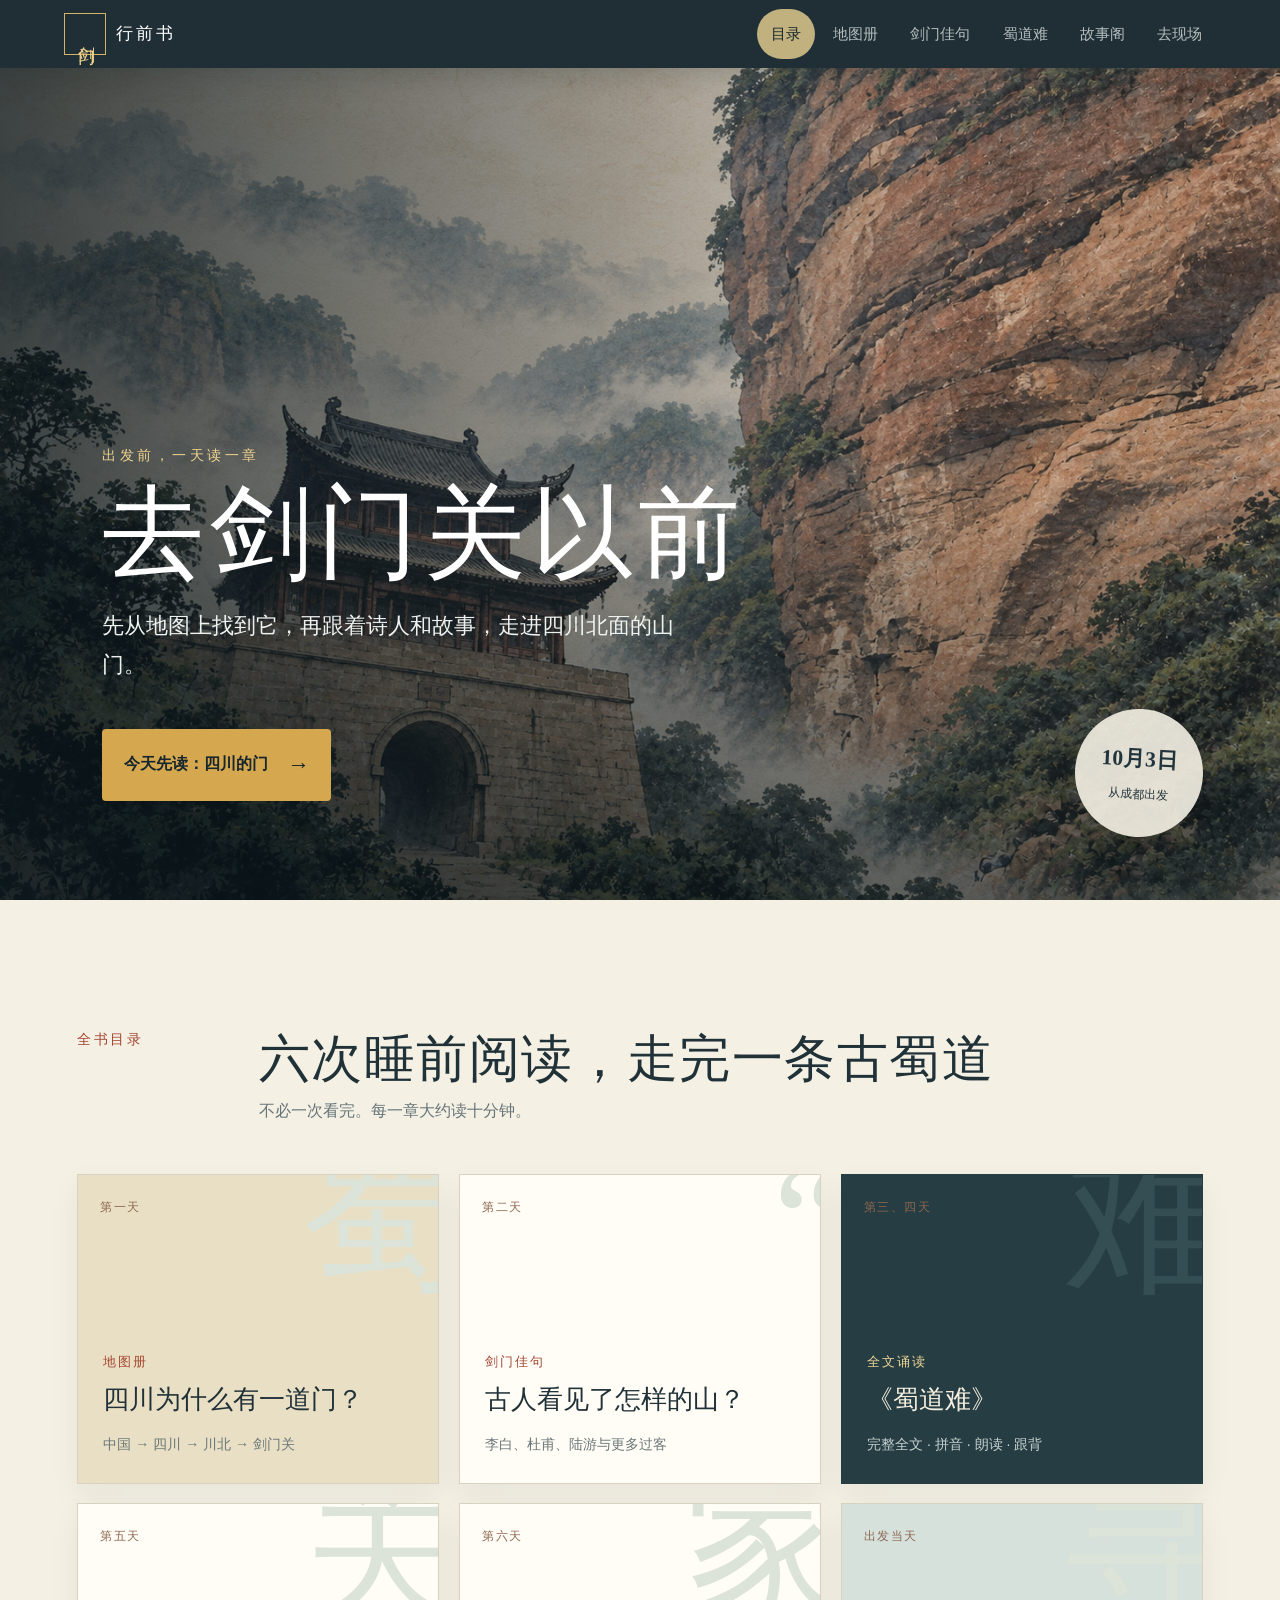
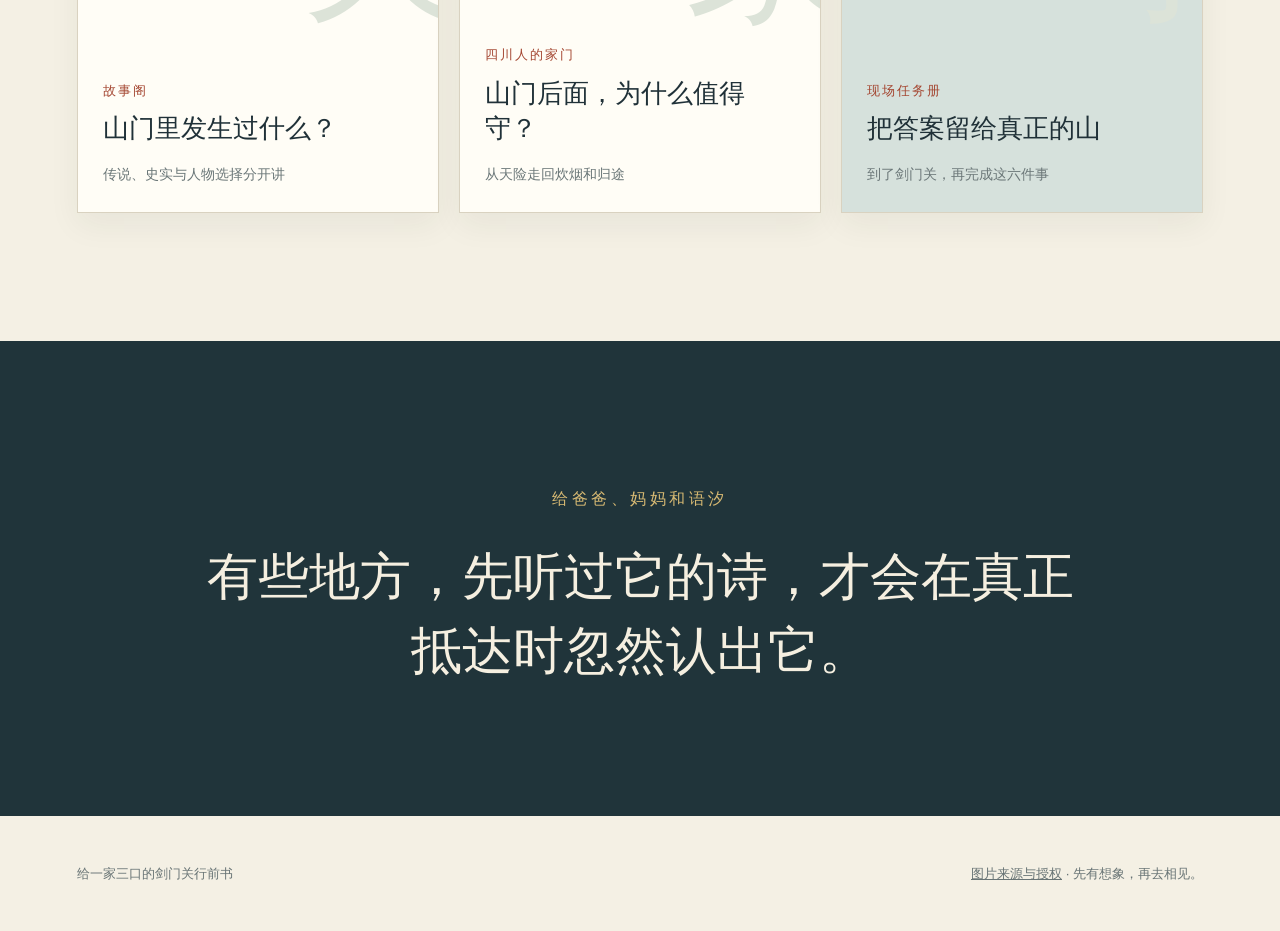
<file: index.html>
<!doctype html>
<html lang="zh-CN">
<head>
  <meta charset="utf-8">
  <meta name="viewport" content="width=device-width, initial-scale=1">
  <meta name="theme-color" content="#17252c">
  <meta name="description" content="给孩子的剑门关行前数字童书：地图、诗词、故事与朗读。">
  <title>去剑门关以前｜一本行前书</title>
  <link rel="icon" href="assets/favicon.svg" type="image/svg+xml">
  <link rel="stylesheet" href="styles.css">
</head>
<body class="book-site">
  <header class="book-nav">
    <a class="book-mark" href="index.html"><span>剑门</span>行前书</a>
    <button class="nav-menu" type="button" aria-expanded="false" aria-controls="chapter-nav">章节</button>
    <nav id="chapter-nav" aria-label="全书章节">
      <a class="current" href="index.html">目录</a>
      <a href="map.html">地图册</a>
      <a href="quotes.html">剑门佳句</a>
      <a href="shudaonan.html">蜀道难</a>
      <a href="stories.html">故事阁</a>
      <a href="quest.html">去现场</a>
    </nav>
  </header>
  <main>
    <section class="cover">
      <img src="assets/jianmen-hero.png" alt="依据真实剑门关关楼与砾岩绝壁改绘的水墨画">
      <div class="cover-wash"></div>
      <div class="cover-copy">
        <p class="book-label">出发前，一天读一章</p>
        <h1>去剑门关以前</h1>
        <p>先从地图上找到它，再跟着诗人和故事，走进四川北面的山门。</p>
        <a class="read-next" href="map.html">今天先读：四川的门 <span>→</span></a>
      </div>
      <div class="trip-date"><b>10月3日</b><span>从成都出发</span></div>
    </section>
    <section class="reading-table" aria-labelledby="contents-title">
      <div class="section-heading">
        <p>全书目录</p>
        <h2 id="contents-title">六次睡前阅读，走完一条古蜀道</h2>
        <span>不必一次看完。每一章大约读十分钟。</span>
      </div>
      <div class="chapter-shelf">
        <a class="chapter-card map-card" href="map.html"><span class="chapter-day">第一天</span><div class="card-symbol" aria-hidden="true">蜀</div><p>地图册</p><h3>四川为什么有一道门？</h3><small>中国 → 四川 → 川北 → 剑门关</small></a>
        <a class="chapter-card" href="quotes.html"><span class="chapter-day">第二天</span><div class="card-symbol quote-symbol" aria-hidden="true">“</div><p>剑门佳句</p><h3>古人看见了怎样的山？</h3><small>李白、杜甫、陆游与更多过客</small></a>
        <a class="chapter-card feature-card" href="shudaonan.html"><span class="chapter-day">第三、四天</span><div class="card-symbol" aria-hidden="true">难</div><p>全文诵读</p><h3>《蜀道难》</h3><small>完整全文 · 拼音 · 朗读 · 跟背</small></a>
        <a class="chapter-card" href="stories.html"><span class="chapter-day">第五天</span><div class="card-symbol story-symbol" aria-hidden="true">关</div><p>故事阁</p><h3>山门里发生过什么？</h3><small>传说、史实与人物选择分开讲</small></a>
        <a class="chapter-card" href="home.html"><span class="chapter-day">第六天</span><div class="card-symbol home-symbol" aria-hidden="true">家</div><p>四川人的家门</p><h3>山门后面，为什么值得守？</h3><small>从天险走回炊烟和归途</small></a>
        <a class="chapter-card quest-card" href="quest.html"><span class="chapter-day">出发当天</span><div class="card-symbol" aria-hidden="true">寻</div><p>现场任务册</p><h3>把答案留给真正的山</h3><small>到了剑门关，再完成这六件事</small></a>
      </div>
    </section>
    <section class="family-note"><p>给爸爸、妈妈和语汐</p><blockquote>有些地方，先听过它的诗，才会在真正抵达时忽然认出它。</blockquote></section>
  </main>
  <footer class="book-footer"><p>给一家三口的剑门关行前书</p><p><a href="ATTRIBUTION.md">图片来源与授权</a> · 先有想象，再去相见。</p></footer>
  <script src="book.js"></script>
</body>
</html>
</file>
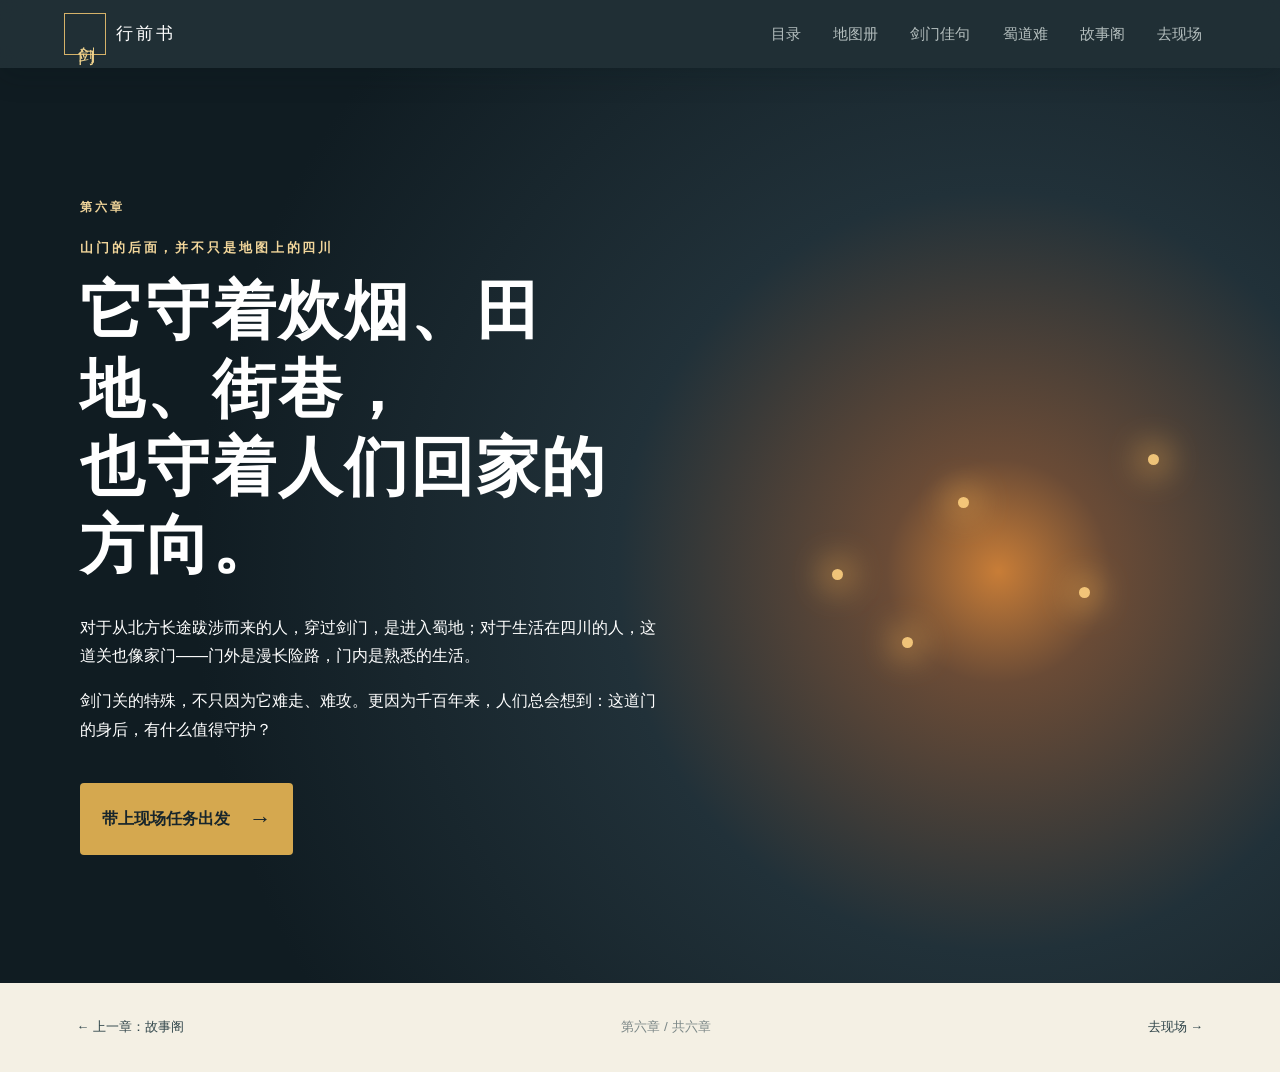
<file: home.html>
<!doctype html><html lang="zh-CN"><head><meta charset="utf-8"><meta name="viewport" content="width=device-width,initial-scale=1"><title>四川人的家门｜剑门行前书</title><link rel="icon" href="assets/favicon.svg" type="image/svg+xml"><link rel="stylesheet" href="styles.css"></head><body class="book-site"><header class="book-nav"><a class="book-mark" href="index.html"><span>剑门</span>行前书</a><button class="nav-menu" type="button" aria-expanded="false" aria-controls="chapter-nav">章节</button><nav id="chapter-nav"><a href="index.html">目录</a><a href="map.html">地图册</a><a href="quotes.html">剑门佳句</a><a href="shudaonan.html">蜀道难</a><a href="stories.html">故事阁</a><a href="quest.html">去现场</a></nav></header><main><section class="chapter home" style="min-height:calc(100vh - 68px)"><div class="home-copy"><div class="chapter-number light">第六章</div><p class="kicker light">山门的后面，并不只是地图上的四川</p><h2>它守着炊烟、田地、街巷，<br>也守着人们回家的方向。</h2><p>对于从北方长途跋涉而来的人，穿过剑门，是进入蜀地；对于生活在四川的人，这道关也像家门——门外是漫长险路，门内是熟悉的生活。</p><p>剑门关的特殊，不只因为它难走、难攻。更因为千百年来，人们总会想到：这道门的身后，有什么值得守护？</p><a class="read-next" href="quest.html">带上现场任务出发 <span>→</span></a></div><div class="home-light" aria-hidden="true"><span></span><span></span><span></span><span></span><span></span></div></section></main><footer class="chapter-footer"><a href="stories.html">← 上一章：故事阁</a><span>第六章 / 共六章</span><a href="quest.html">去现场 →</a></footer><script src="book.js"></script></body></html>
</file>
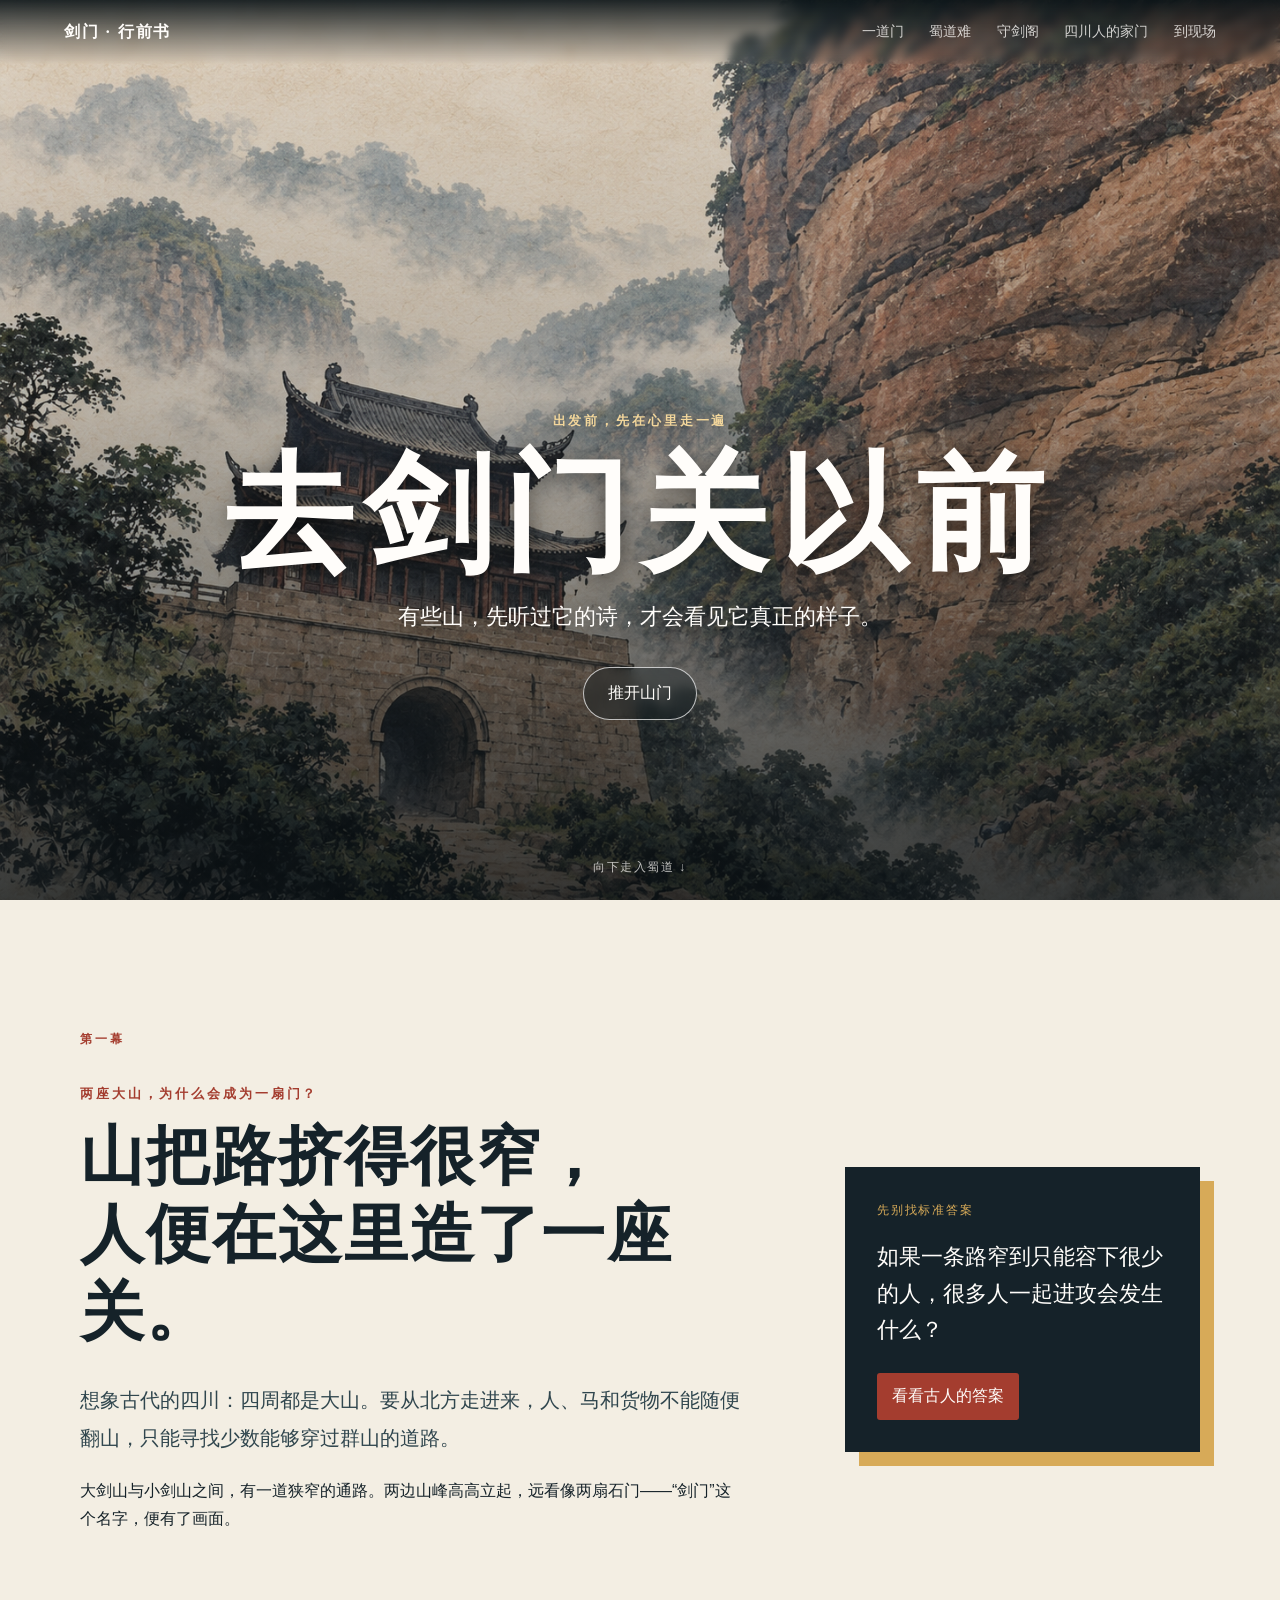
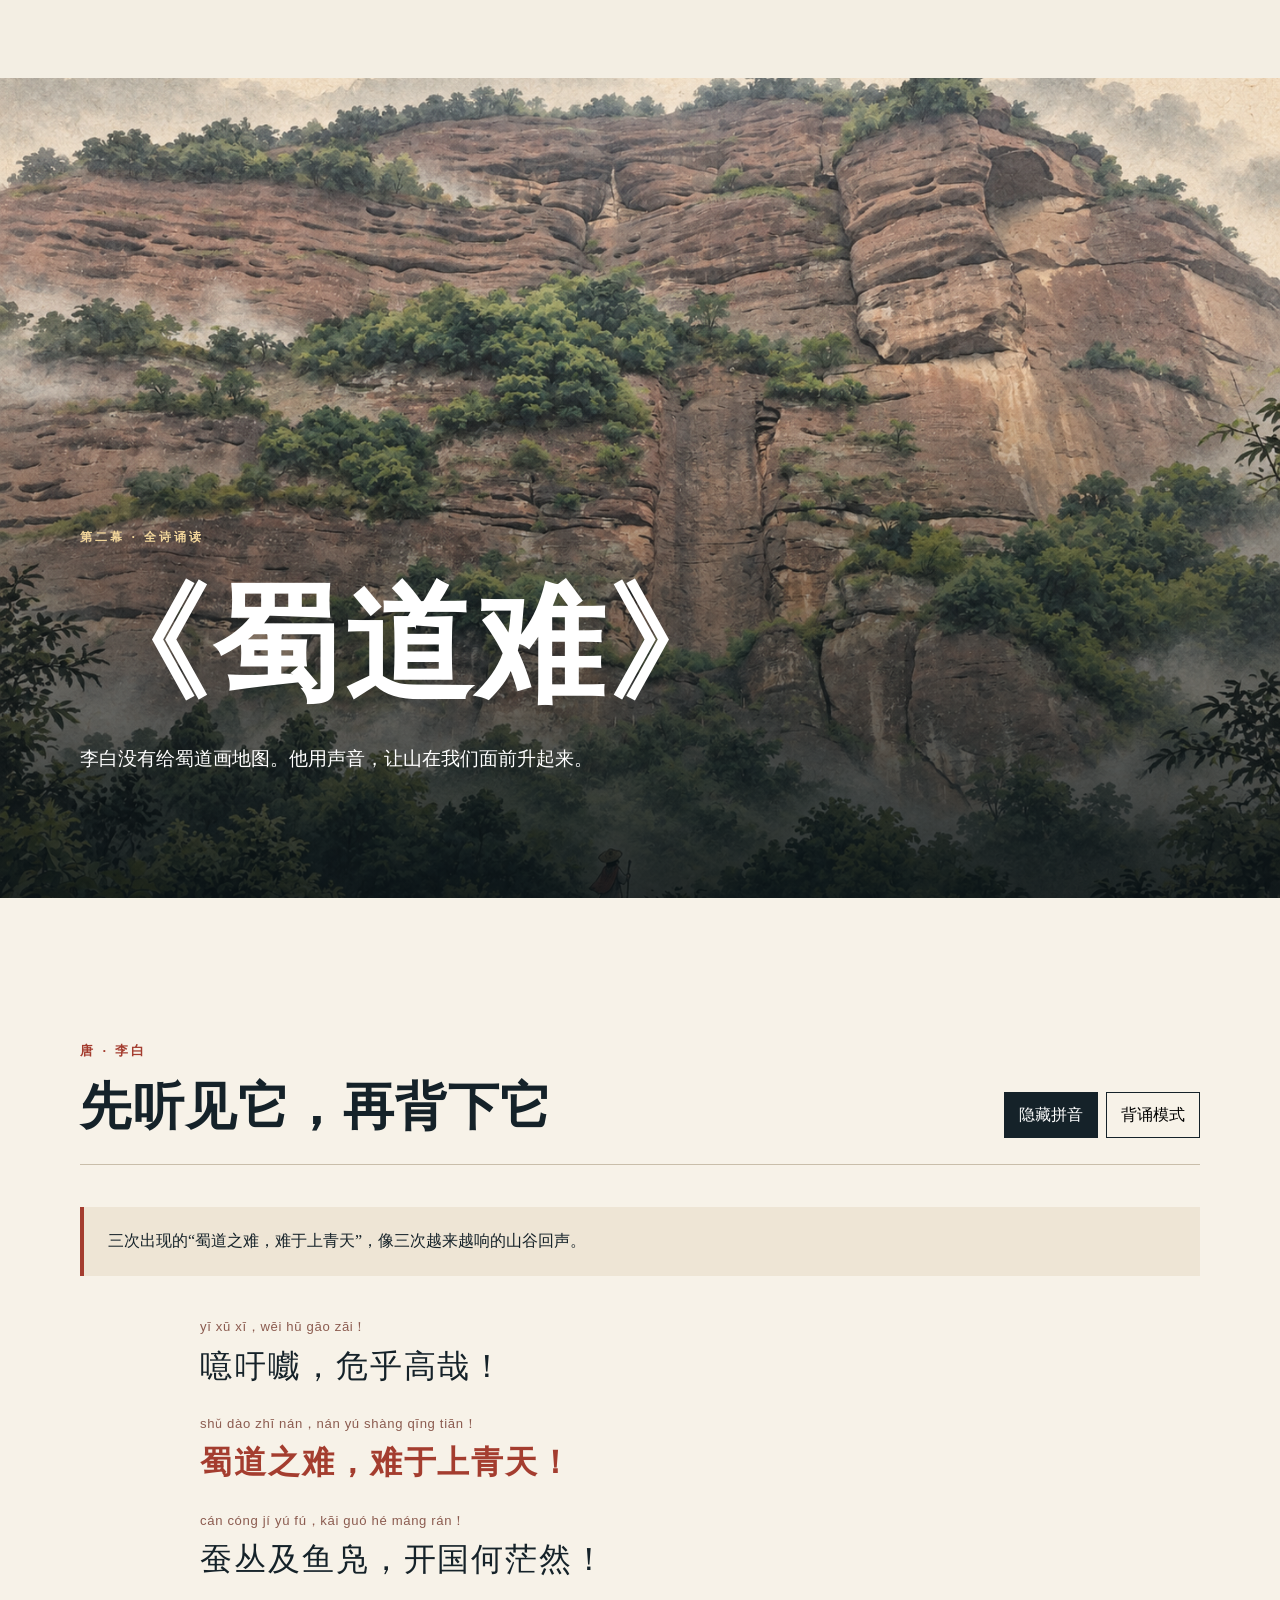
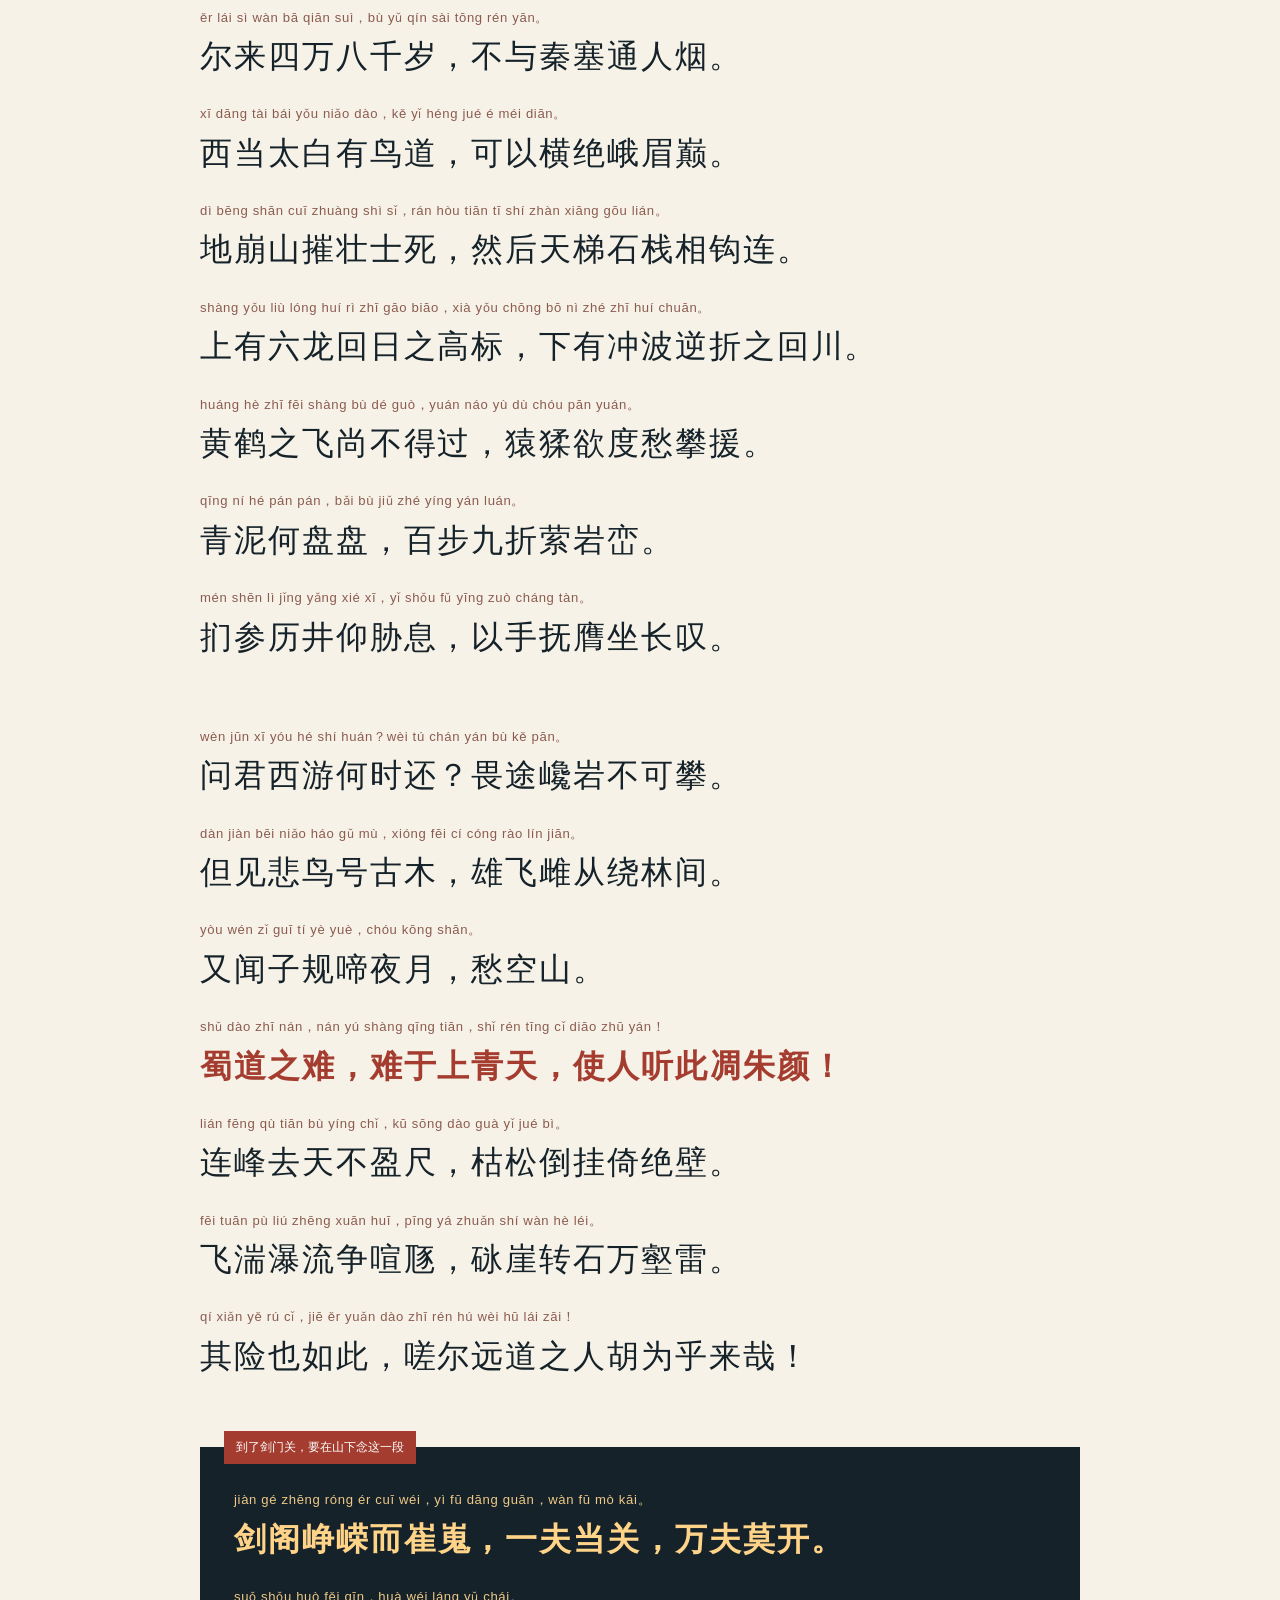
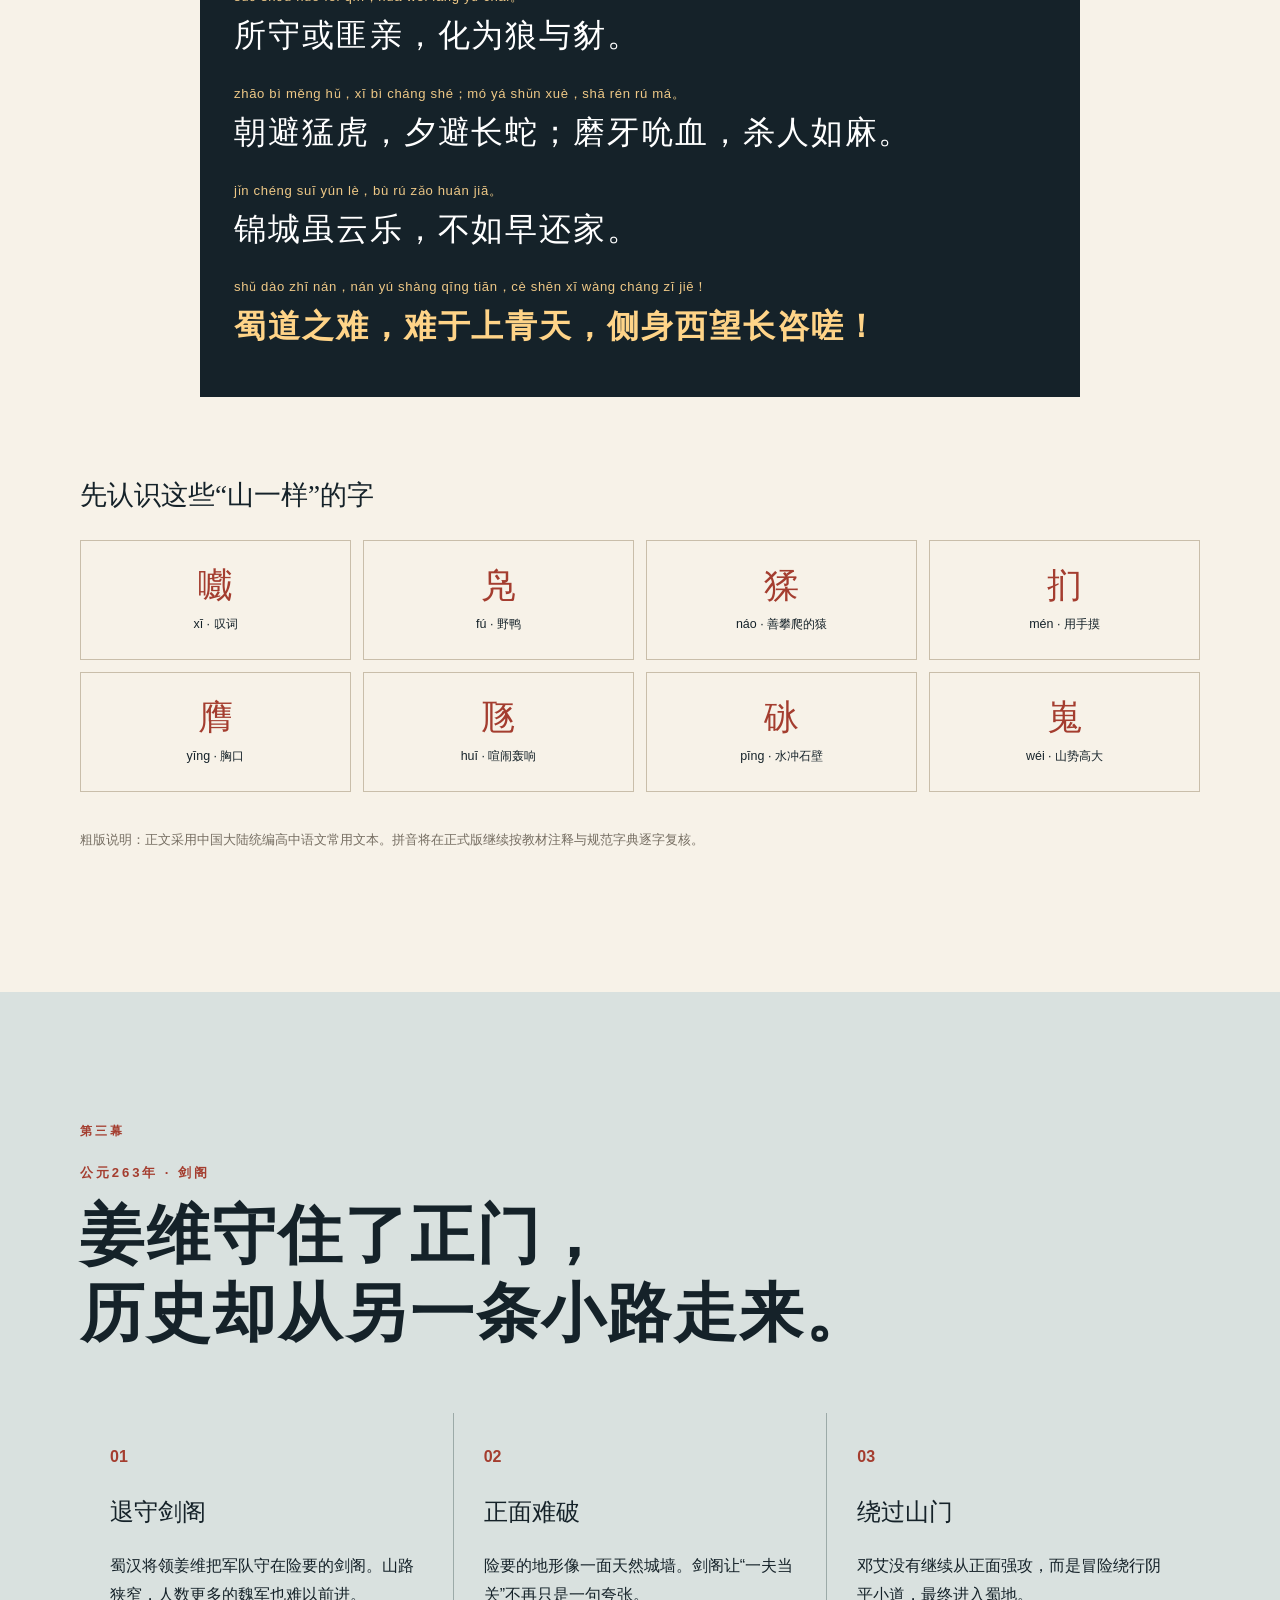
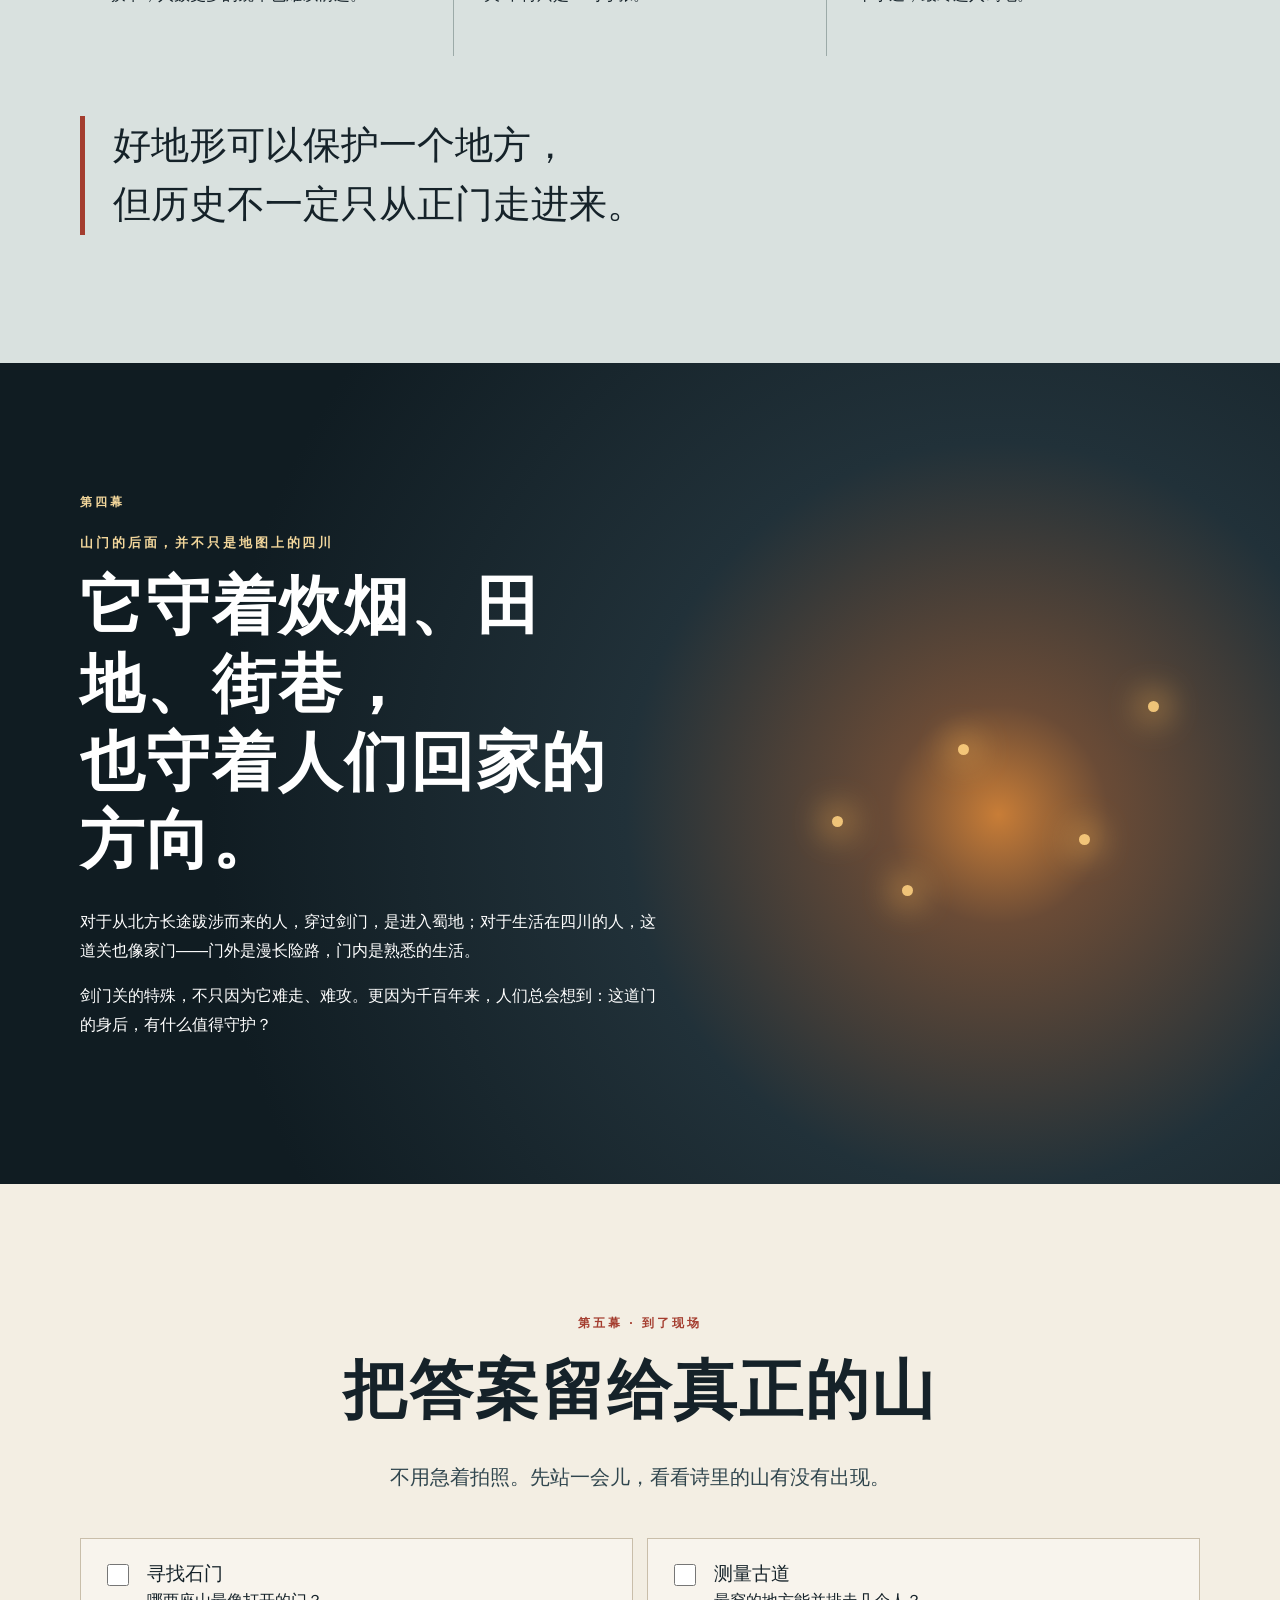
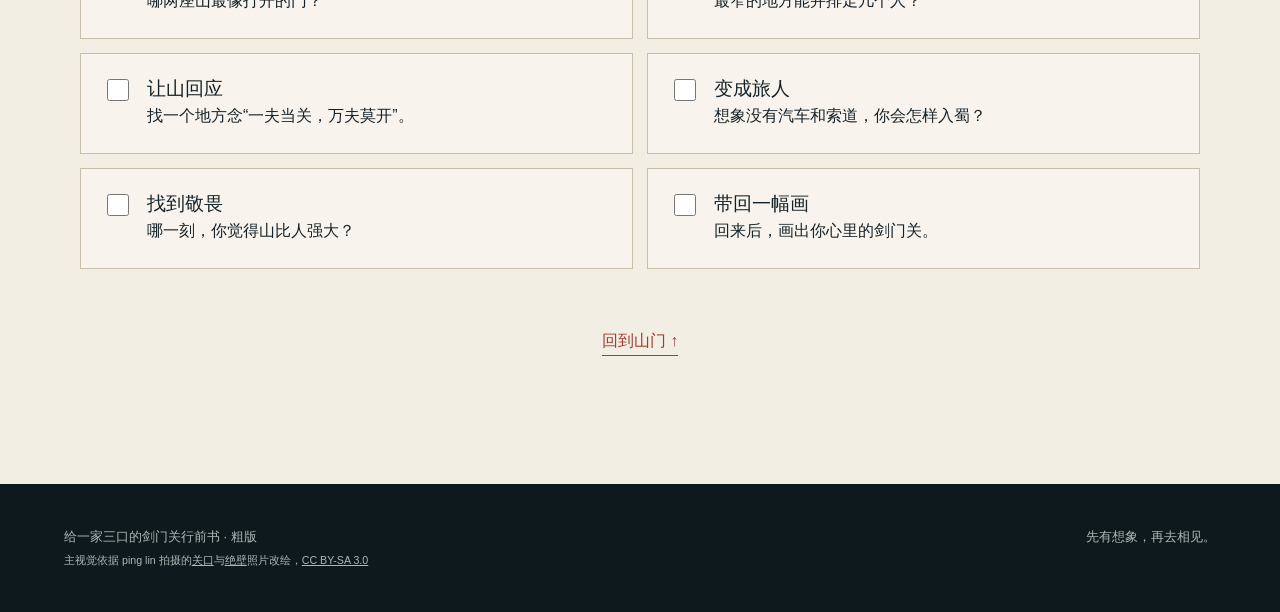
<file: legacy-v1.html>
<!doctype html>
<html lang="zh-CN">
<head>
  <meta charset="utf-8">
  <meta name="viewport" content="width=device-width, initial-scale=1">
  <meta name="theme-color" content="#17252c">
  <meta name="description" content="给孩子的剑门关行前想象之旅：诗词、地理与历史故事。">
  <title>去剑门关以前</title>
  <link rel="icon" href="assets/favicon.svg" type="image/svg+xml">
  <link rel="stylesheet" href="styles.css">
</head>
<body>
  <header class="topbar">
    <a class="brand" href="#start" aria-label="回到首页">剑门 · 行前书</a>
    <nav aria-label="章节导航">
      <a href="#gate">一道门</a>
      <a href="#poem">蜀道难</a>
      <a href="#story">守剑阁</a>
      <a href="#home">四川人的家门</a>
      <a href="#quest">到现场</a>
    </nav>
  </header>

  <main>
    <section class="hero" id="start">
      <img src="assets/jianmen-hero.png" alt="依据真实剑门关关楼与砾岩绝壁改绘的水墨画">
      <div class="hero-shade"></div>
      <div class="hero-copy">
        <p class="eyebrow">出发前，先在心里走一遍</p>
        <h1>去剑门关以前</h1>
        <p>有些山，先听过它的诗，才会看见它真正的样子。</p>
        <a class="start-button" href="#gate">推开山门</a>
      </div>
      <span class="scroll-hint" aria-hidden="true">向下走入蜀道 ↓</span>
    </section>

    <section class="chapter gate" id="gate">
      <div class="chapter-number">第一幕</div>
      <div class="gate-grid">
        <div>
          <p class="kicker">两座大山，为什么会成为一扇门？</p>
          <h2>山把路挤得很窄，<br>人便在这里造了一座关。</h2>
          <p class="lead">想象古代的四川：四周都是大山。要从北方走进来，人、马和货物不能随便翻山，只能寻找少数能够穿过群山的道路。</p>
          <p>大剑山与小剑山之间，有一道狭窄的通路。两边山峰高高立起，远看像两扇石门——“剑门”这个名字，便有了画面。</p>
        </div>
        <aside class="think-card">
          <span>先别找标准答案</span>
          <strong>如果一条路窄到只能容下很少的人，很多人一起进攻会发生什么？</strong>
          <button type="button" class="reveal-button" data-reveal="gate-answer">看看古人的答案</button>
          <p id="gate-answer" class="hidden-answer">守在狭窄处的人不用面对所有敌人。这就是“一夫当关，万夫莫开”背后的地理。</p>
        </aside>
      </div>
    </section>

    <section class="poem-intro" id="poem">
      <img src="assets/shudao-poem.png" alt="依据真实剑门关层状砾岩绝壁改绘的水墨画，画中有一位小小的古代旅人">
      <div class="poem-title">
        <p class="chapter-number light">第二幕 · 全诗诵读</p>
        <h2>《蜀道难》</h2>
        <p>李白没有给蜀道画地图。他用声音，让山在我们面前升起来。</p>
      </div>
    </section>

    <section class="poem-reader" aria-labelledby="poem-heading">
      <div class="reader-head">
        <div>
          <p class="kicker">唐 · 李白</p>
          <h2 id="poem-heading">先听见它，再背下它</h2>
        </div>
        <div class="reader-controls" aria-label="诵读显示设置">
          <button type="button" class="control active" id="pinyin-toggle" aria-pressed="true">隐藏拼音</button>
          <button type="button" class="control" id="memory-toggle" aria-pressed="false">背诵模式</button>
        </div>
      </div>

      <div class="chant-note">三次出现的“蜀道之难，难于上青天”，像三次越来越响的山谷回声。</div>

      <article class="poem-text pinyin-on">
        <section class="poem-stanza">
          <p class="pinyin">yī xū xī，wēi hū gāo zāi！</p><p class="verse">噫吁嚱，危乎高哉！</p>
          <p class="pinyin">shǔ dào zhī nán，nán yú shàng qīng tiān！</p><p class="verse refrain">蜀道之难，难于上青天！</p>
          <p class="pinyin">cán cóng jí yú fú，kāi guó hé máng rán！</p><p class="verse">蚕丛及鱼凫，开国何茫然！</p>
          <p class="pinyin">ěr lái sì wàn bā qiān suì，bù yǔ qín sài tōng rén yān。</p><p class="verse">尔来四万八千岁，不与秦塞通人烟。</p>
          <p class="pinyin">xī dāng tài bái yǒu niǎo dào，kě yǐ héng jué é méi diān。</p><p class="verse">西当太白有鸟道，可以横绝峨眉巅。</p>
          <p class="pinyin">dì bēng shān cuī zhuàng shì sǐ，rán hòu tiān tī shí zhàn xiāng gōu lián。</p><p class="verse">地崩山摧壮士死，然后天梯石栈相钩连。</p>
          <p class="pinyin">shàng yǒu liù lóng huí rì zhī gāo biāo，xià yǒu chōng bō nì zhé zhī huí chuān。</p><p class="verse">上有六龙回日之高标，下有冲波逆折之回川。</p>
          <p class="pinyin">huáng hè zhī fēi shàng bù dé guò，yuán náo yù dù chóu pān yuán。</p><p class="verse">黄鹤之飞尚不得过，猿猱欲度愁攀援。</p>
          <p class="pinyin">qīng ní hé pán pán，bǎi bù jiǔ zhé yíng yán luán。</p><p class="verse">青泥何盘盘，百步九折萦岩峦。</p>
          <p class="pinyin">mén shēn lì jǐng yǎng xié xī，yǐ shǒu fǔ yīng zuò cháng tàn。</p><p class="verse">扪参历井仰胁息，以手抚膺坐长叹。</p>
        </section>

        <section class="poem-stanza">
          <p class="pinyin">wèn jūn xī yóu hé shí huán？wèi tú chán yán bù kě pān。</p><p class="verse">问君西游何时还？畏途巉岩不可攀。</p>
          <p class="pinyin">dàn jiàn bēi niǎo háo gǔ mù，xióng fēi cí cóng rào lín jiān。</p><p class="verse">但见悲鸟号古木，雄飞雌从绕林间。</p>
          <p class="pinyin">yòu wén zǐ guī tí yè yuè，chóu kōng shān。</p><p class="verse">又闻子规啼夜月，愁空山。</p>
          <p class="pinyin">shǔ dào zhī nán，nán yú shàng qīng tiān，shǐ rén tīng cǐ diāo zhū yán！</p><p class="verse refrain">蜀道之难，难于上青天，使人听此凋朱颜！</p>
          <p class="pinyin">lián fēng qù tiān bù yíng chǐ，kū sōng dào guà yǐ jué bì。</p><p class="verse">连峰去天不盈尺，枯松倒挂倚绝壁。</p>
          <p class="pinyin">fēi tuān pù liú zhēng xuān huī，pīng yá zhuǎn shí wàn hè léi。</p><p class="verse">飞湍瀑流争喧豗，砯崖转石万壑雷。</p>
          <p class="pinyin">qí xiǎn yě rú cǐ，jiē ěr yuǎn dào zhī rén hú wèi hū lái zāi！</p><p class="verse">其险也如此，嗟尔远道之人胡为乎来哉！</p>
        </section>

        <section class="poem-stanza key-stanza">
          <span class="location-tag">到了剑门关，要在山下念这一段</span>
          <p class="pinyin">jiàn gé zhēng róng ér cuī wéi，yì fū dāng guān，wàn fū mò kāi。</p><p class="verse refrain">剑阁峥嵘而崔嵬，一夫当关，万夫莫开。</p>
          <p class="pinyin">suǒ shǒu huò fěi qīn，huà wéi láng yǔ chái。</p><p class="verse">所守或匪亲，化为狼与豺。</p>
          <p class="pinyin">zhāo bì měng hǔ，xī bì cháng shé；mó yá shǔn xuè，shā rén rú má。</p><p class="verse">朝避猛虎，夕避长蛇；磨牙吮血，杀人如麻。</p>
          <p class="pinyin">jǐn chéng suī yún lè，bù rú zǎo huán jiā。</p><p class="verse">锦城虽云乐，不如早还家。</p>
          <p class="pinyin">shǔ dào zhī nán，nán yú shàng qīng tiān，cè shēn xī wàng cháng zī jiē！</p><p class="verse refrain">蜀道之难，难于上青天，侧身西望长咨嗟！</p>
        </section>
      </article>

      <div class="word-bank">
        <h3>先认识这些“山一样”的字</h3>
        <div class="word-grid">
          <button type="button"><b>嚱</b><span>xī · 叹词</span></button>
          <button type="button"><b>凫</b><span>fú · 野鸭</span></button>
          <button type="button"><b>猱</b><span>náo · 善攀爬的猿</span></button>
          <button type="button"><b>扪</b><span>mén · 用手摸</span></button>
          <button type="button"><b>膺</b><span>yīng · 胸口</span></button>
          <button type="button"><b>豗</b><span>huī · 喧闹轰响</span></button>
          <button type="button"><b>砯</b><span>pīng · 水冲石壁</span></button>
          <button type="button"><b>嵬</b><span>wéi · 山势高大</span></button>
        </div>
      </div>
      <p class="source-note">粗版说明：正文采用中国大陆统编高中语文常用文本。拼音将在正式版继续按教材注释与规范字典逐字复核。</p>
    </section>

    <section class="chapter story" id="story">
      <div class="chapter-number">第三幕</div>
      <p class="kicker">公元263年 · 剑阁</p>
      <h2>姜维守住了正门，<br>历史却从另一条小路走来。</h2>
      <div class="story-path">
        <article><span>01</span><h3>退守剑阁</h3><p>蜀汉将领姜维把军队守在险要的剑阁。山路狭窄，人数更多的魏军也难以前进。</p></article>
        <article><span>02</span><h3>正面难破</h3><p>险要的地形像一面天然城墙。剑阁让“一夫当关”不再只是一句夸张。</p></article>
        <article><span>03</span><h3>绕过山门</h3><p>邓艾没有继续从正面强攻，而是冒险绕行阴平小道，最终进入蜀地。</p></article>
      </div>
      <blockquote>好地形可以保护一个地方，<br>但历史不一定只从正门走进来。</blockquote>
    </section>

    <section class="chapter home" id="home">
      <div class="home-copy">
        <div class="chapter-number light">第四幕</div>
        <p class="kicker light">山门的后面，并不只是地图上的四川</p>
        <h2>它守着炊烟、田地、街巷，<br>也守着人们回家的方向。</h2>
        <p>对于从北方长途跋涉而来的人，穿过剑门，是进入蜀地；对于生活在四川的人，这道关也像家门——门外是漫长险路，门内是熟悉的生活。</p>
        <p>剑门关的特殊，不只因为它难走、难攻。更因为千百年来，人们总会想到：这道门的身后，有什么值得守护？</p>
      </div>
      <div class="home-light" aria-hidden="true"><span></span><span></span><span></span><span></span><span></span></div>
    </section>

    <section class="chapter quest" id="quest">
      <div class="chapter-number">第五幕 · 到了现场</div>
      <h2>把答案留给真正的山</h2>
      <p class="lead">不用急着拍照。先站一会儿，看看诗里的山有没有出现。</p>
      <div class="quest-grid">
        <label><input type="checkbox"><span><b>寻找石门</b>哪两座山最像打开的门？</span></label>
        <label><input type="checkbox"><span><b>测量古道</b>最窄的地方能并排走几个人？</span></label>
        <label><input type="checkbox"><span><b>让山回应</b>找一个地方念“一夫当关，万夫莫开”。</span></label>
        <label><input type="checkbox"><span><b>变成旅人</b>想象没有汽车和索道，你会怎样入蜀？</span></label>
        <label><input type="checkbox"><span><b>找到敬畏</b>哪一刻，你觉得山比人强大？</span></label>
        <label><input type="checkbox"><span><b>带回一幅画</b>回来后，画出你心里的剑门关。</span></label>
      </div>
      <a class="back-top" href="#start">回到山门 ↑</a>
    </section>
  </main>

  <footer>
    <p>给一家三口的剑门关行前书 · 粗版<br><small>主视觉依据 ping lin 拍摄的<a href="https://commons.wikimedia.org/wiki/File:%E5%8A%8D%E9%96%80%E9%97%9C%E9%97%9C%E5%8F%A3_-_panoramio.jpg" target="_blank" rel="noreferrer">关口</a>与<a href="https://commons.wikimedia.org/wiki/File:%E5%8A%8D%E5%B1%B1%E7%B5%95%E5%A3%81_-_panoramio.jpg" target="_blank" rel="noreferrer">绝壁</a>照片改绘，<a href="https://creativecommons.org/licenses/by-sa/3.0/" target="_blank" rel="noreferrer">CC BY-SA 3.0</a></small></p>
    <p>先有想象，再去相见。</p>
  </footer>
  <script src="script.js"></script>
</body>
</html>
</file>
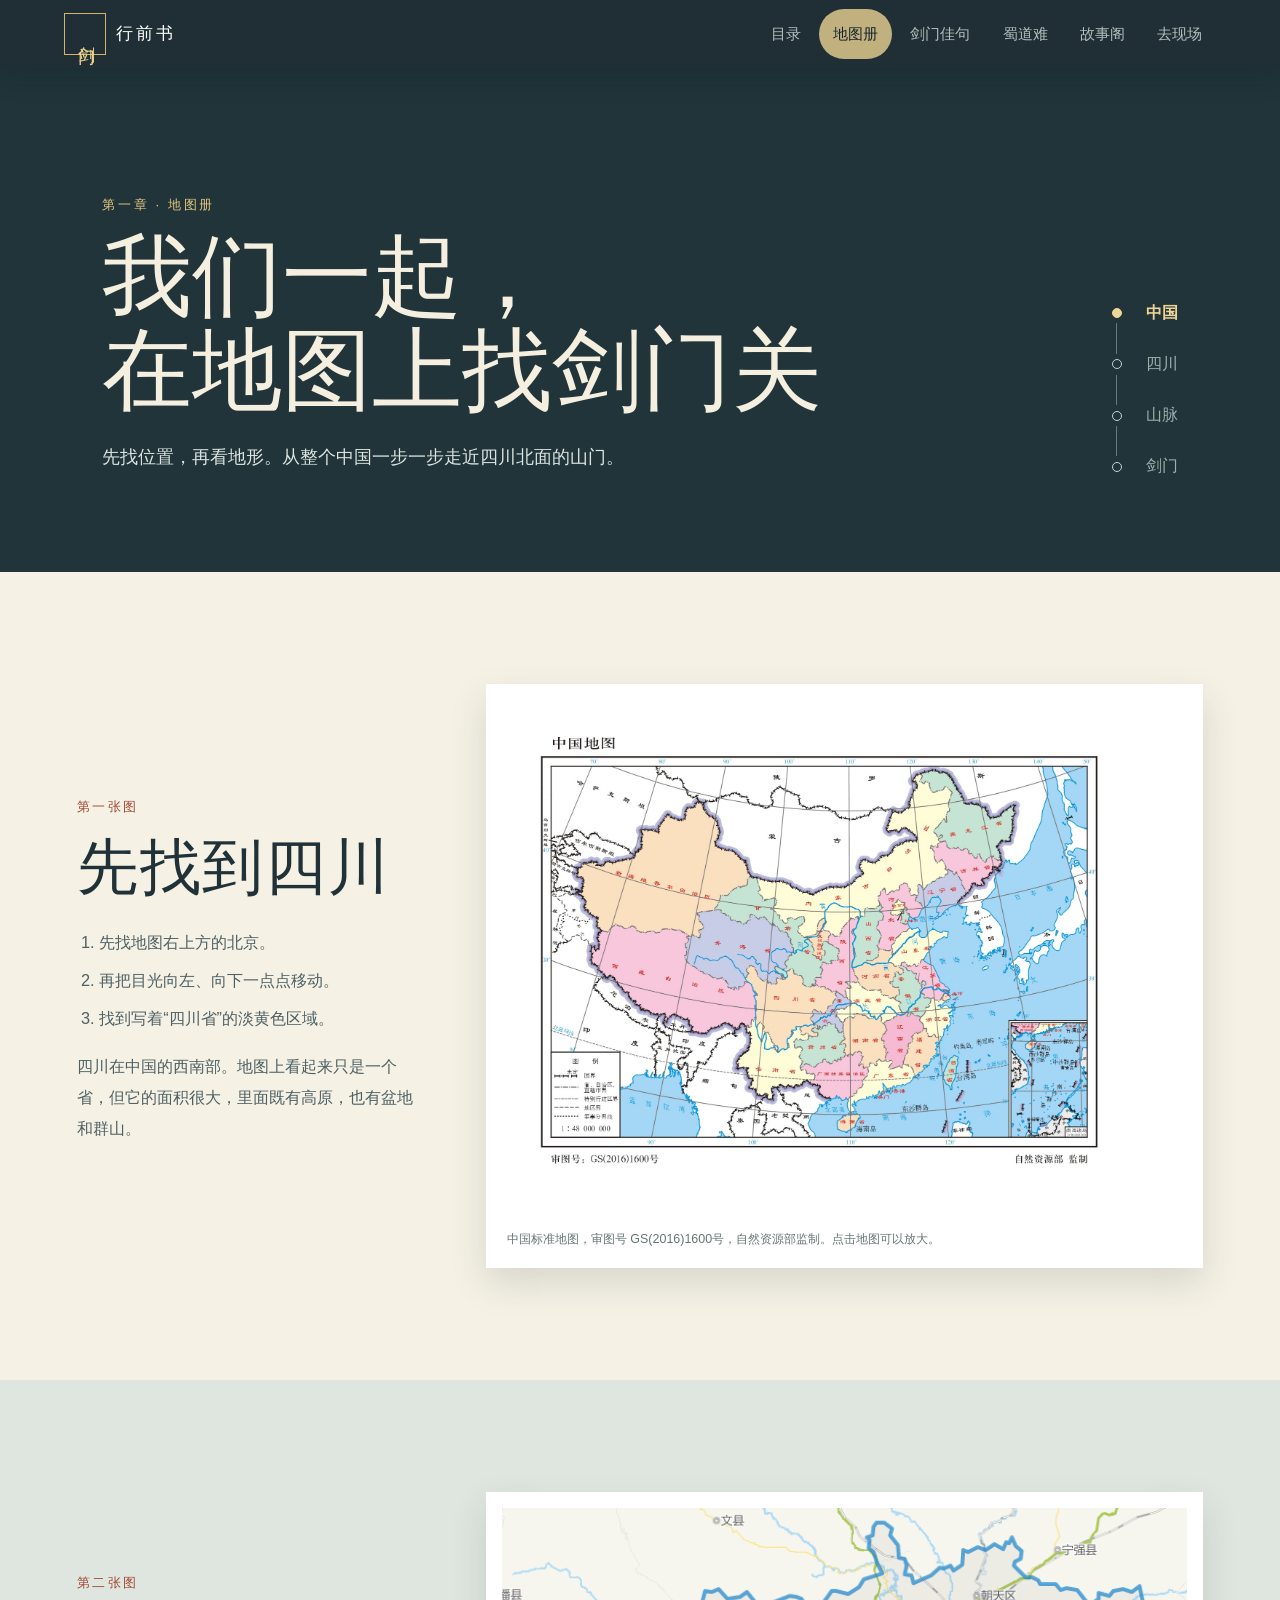
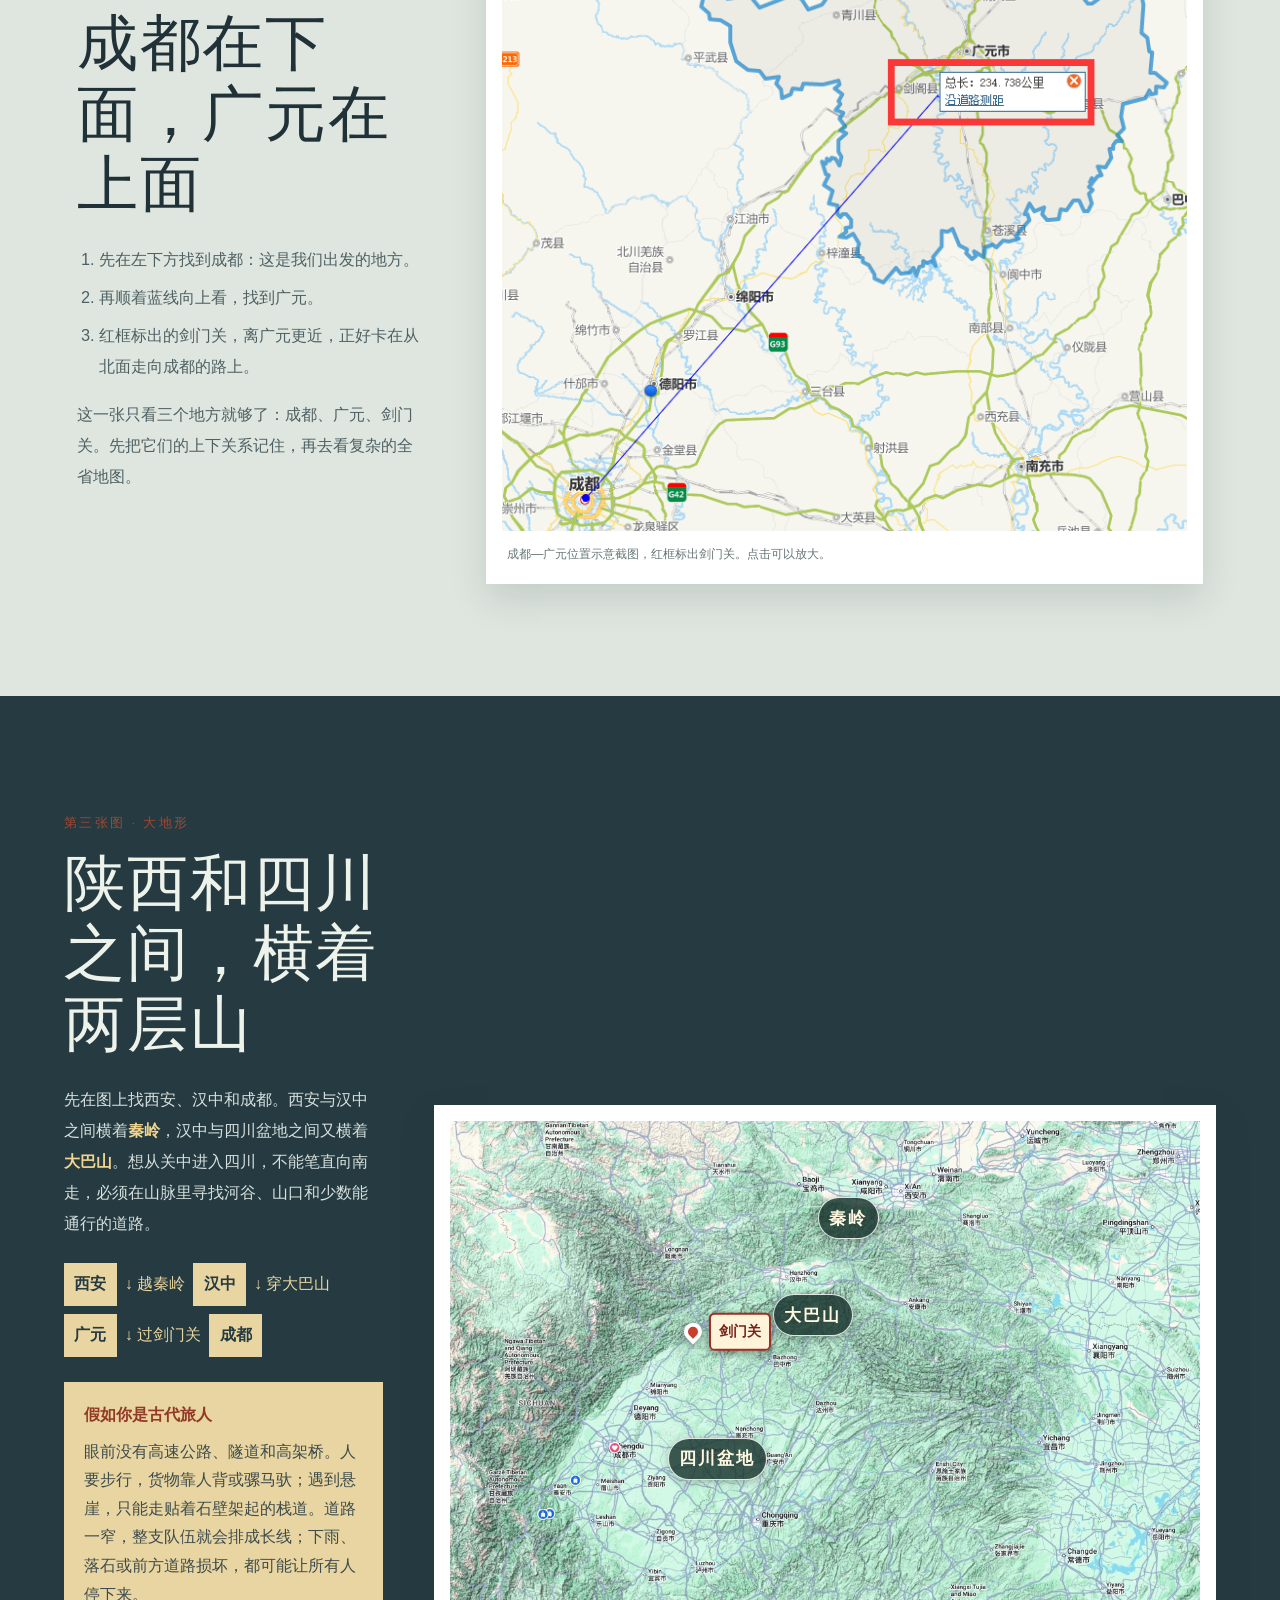
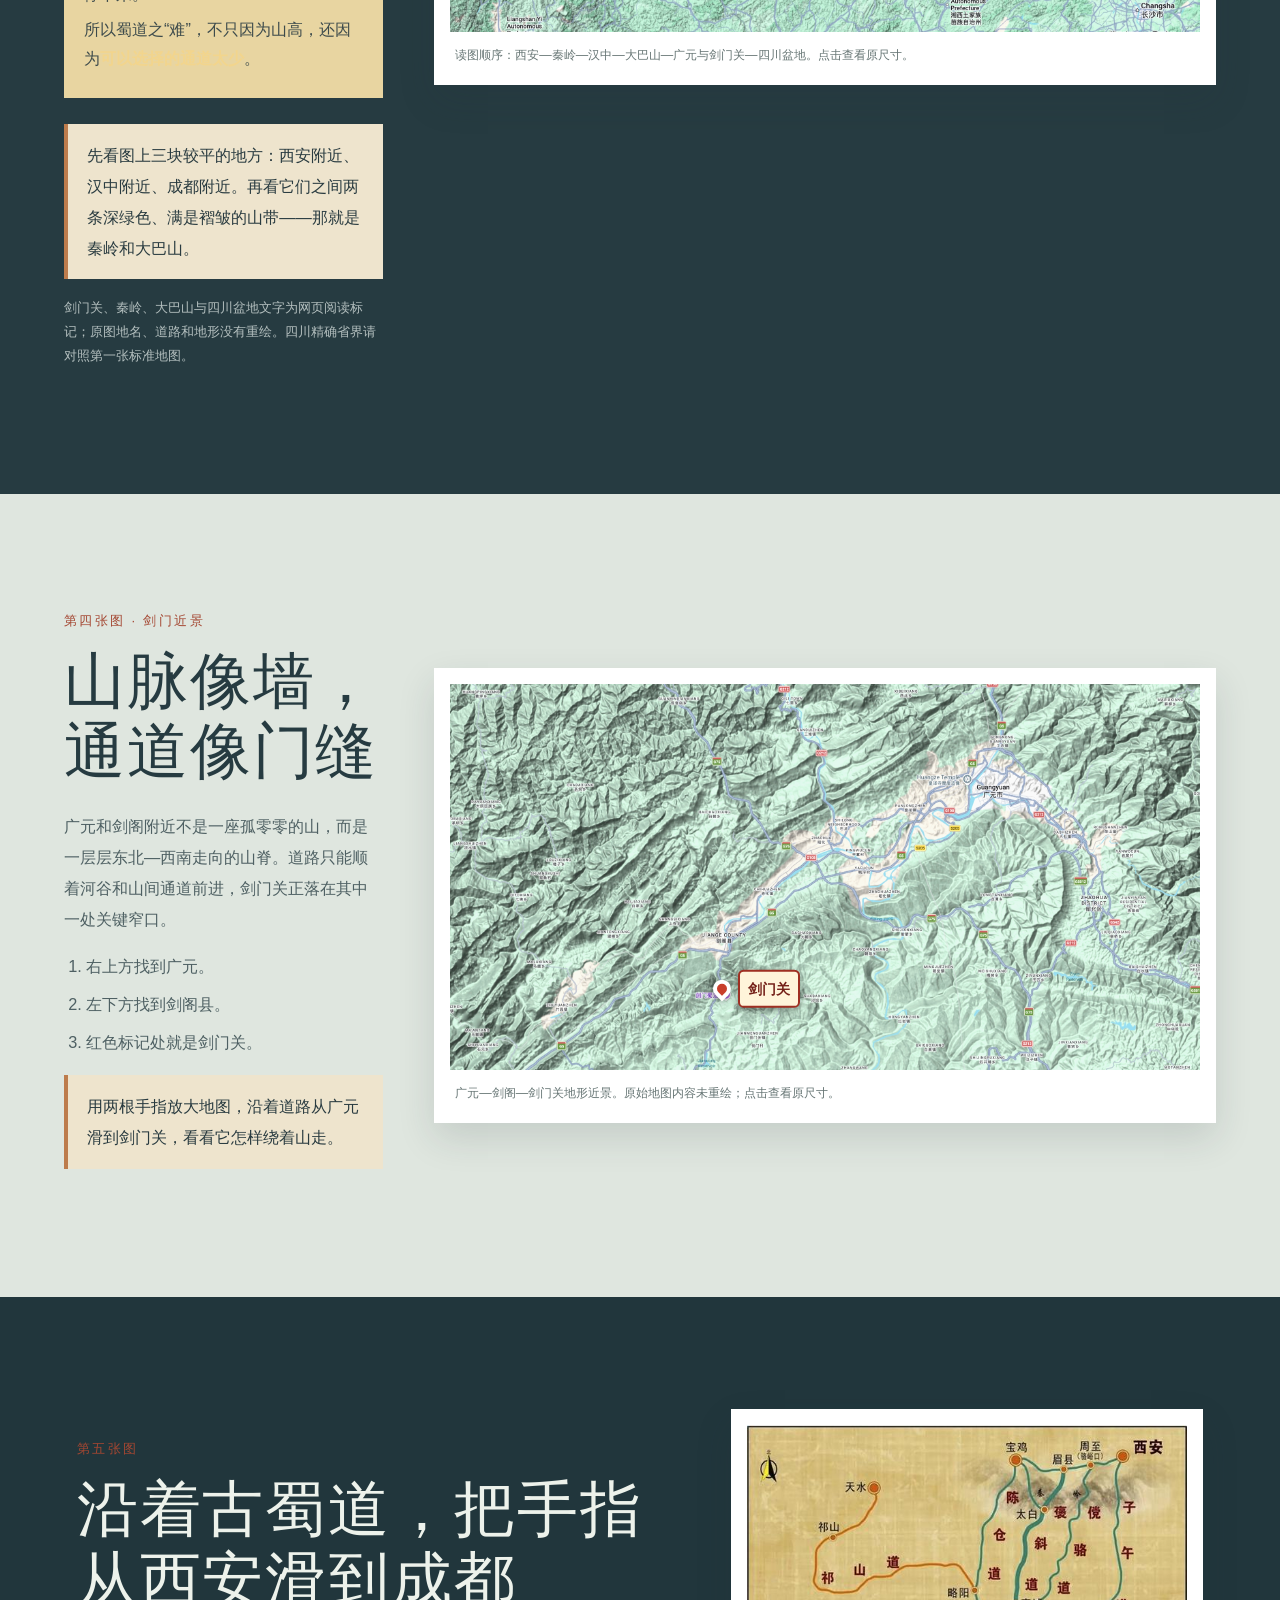
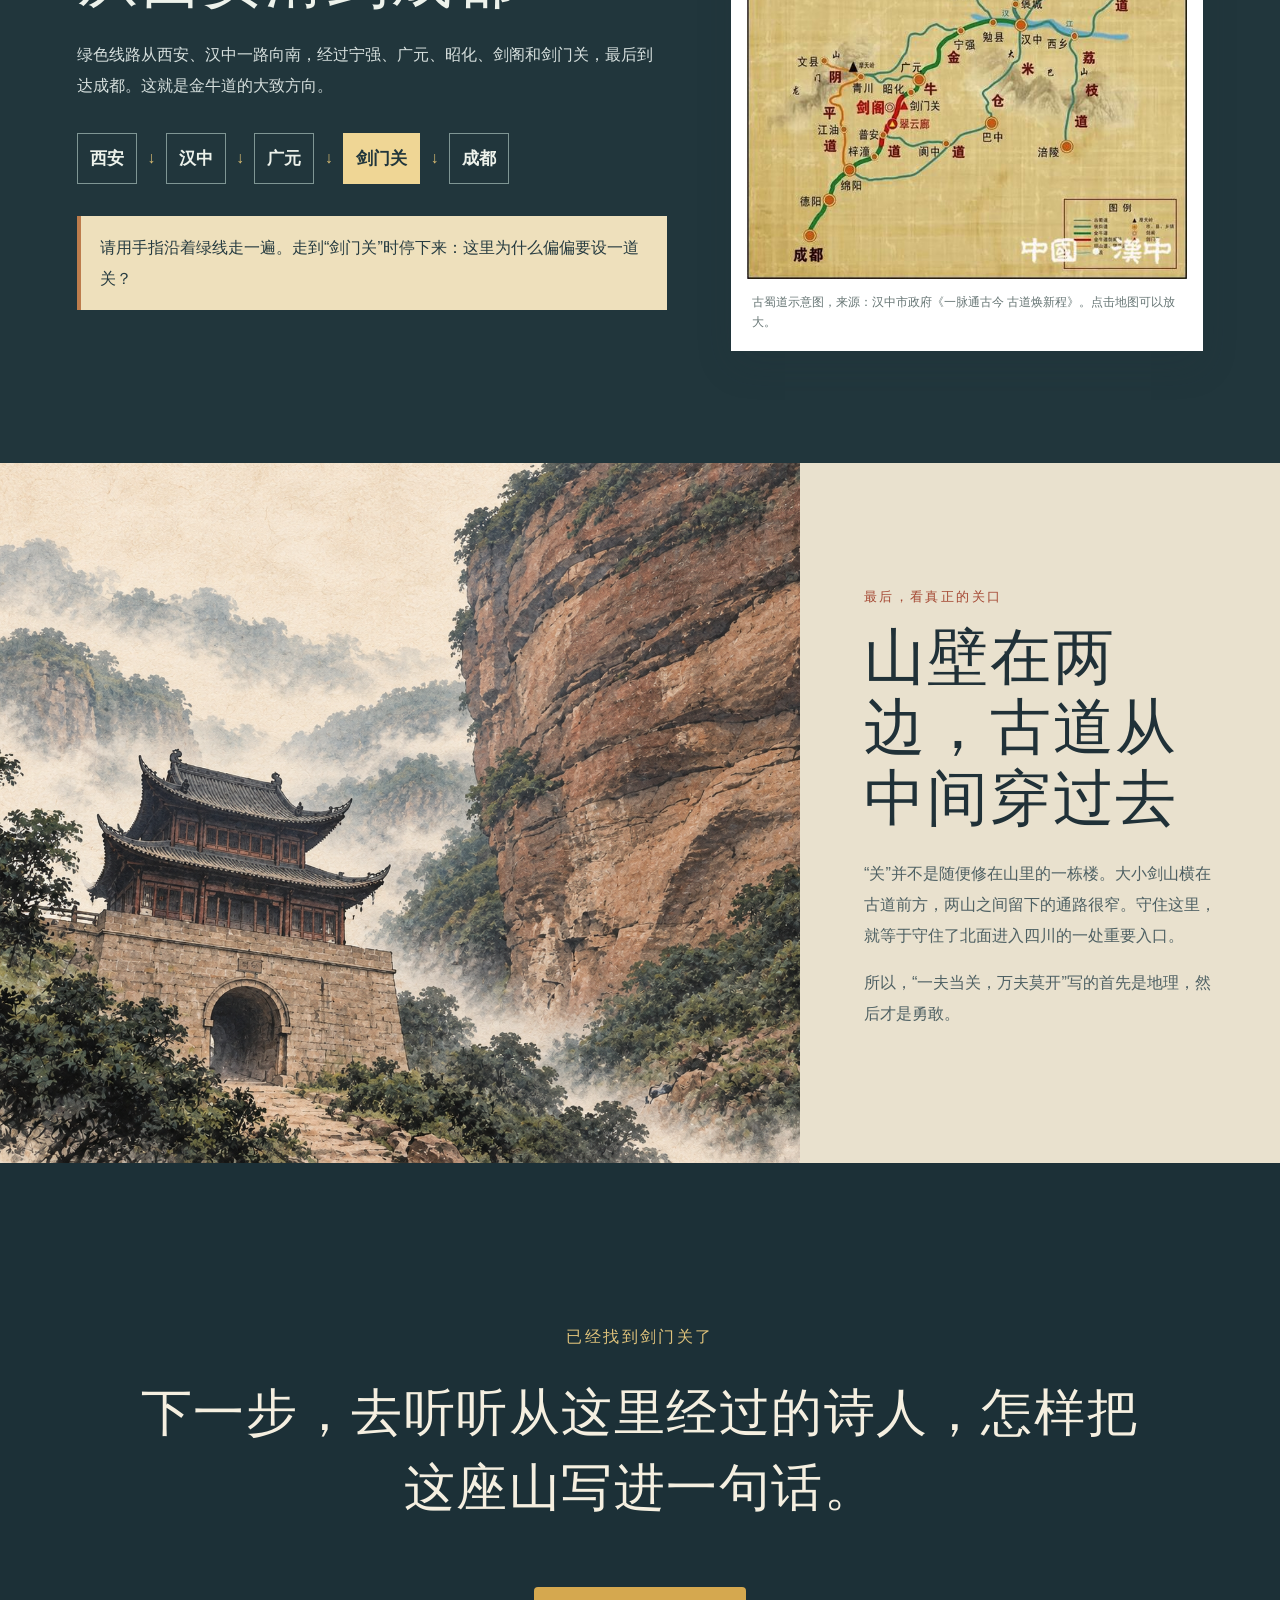
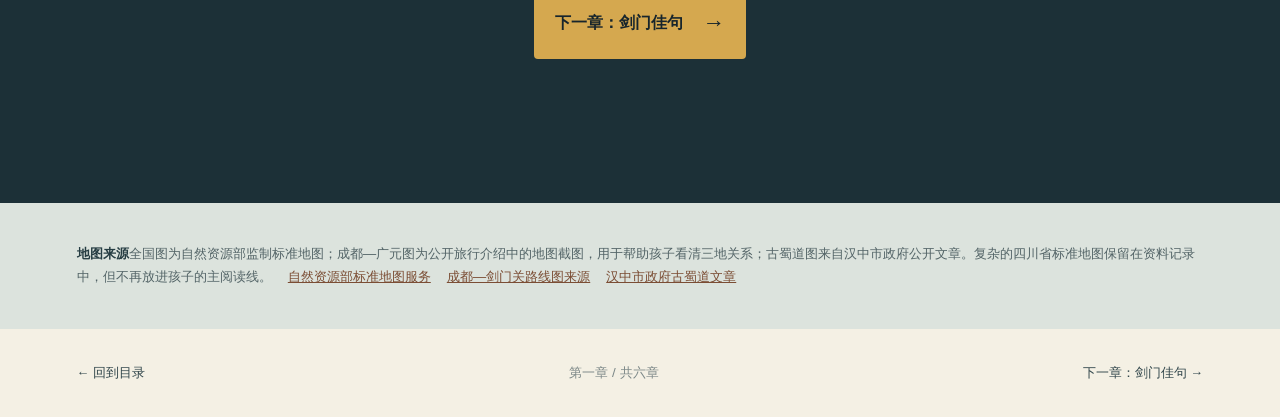
<file: map.html>
<!doctype html><html lang="zh-CN"><head><meta charset="utf-8"><meta name="viewport" content="width=device-width,initial-scale=1"><meta name="theme-color" content="#17252c"><meta name="description" content="借助中国标准地图、四川省标准地图和古蜀道示意图，找到剑门关。"><title>地图册｜在真正的地图上找到剑门关</title><link rel="icon" href="assets/favicon.svg" type="image/svg+xml"><link rel="stylesheet" href="styles.css"></head>
<body class="book-site chapter-page real-map-page"><header class="book-nav"><a class="book-mark" href="index.html"><span>剑门</span>行前书</a><button class="nav-menu" type="button" aria-expanded="false" aria-controls="chapter-nav">章节</button><nav id="chapter-nav"><a href="index.html">目录</a><a class="current" href="map.html">地图册</a><a href="quotes.html">剑门佳句</a><a href="shudaonan.html">蜀道难</a><a href="stories.html">故事阁</a><a href="quest.html">去现场</a></nav></header>
<main>
  <section class="chapter-hero map-hero"><div><p>第一章 · 地图册</p><h1>我们一起，<br>在地图上找剑门关</h1><p>先找位置，再看地形。从整个中国一步一步走近四川北面的山门。</p></div><ol class="zoom-steps"><li class="active">中国</li><li>四川</li><li>山脉</li><li>剑门</li></ol></section>

  <section class="real-map-spread"><div class="map-reading"><span>第一张图</span><h2>先找到四川</h2><ol><li>先找地图右上方的北京。</li><li>再把目光向左、向下一点点移动。</li><li>找到写着“四川省”的淡黄色区域。</li></ol><p>四川在中国的西南部。地图上看起来只是一个省，但它的面积很大，里面既有高原，也有盆地和群山。</p></div><figure class="source-map"><a href="assets/china-standard-map.jpg" target="_blank"><img src="assets/china-standard-map.jpg" alt="自然资源部监制的中国标准地图，审图号GS(2016)1600号"></a><figcaption>中国标准地图，审图号 GS(2016)1600号，自然资源部监制。点击地图可以放大。</figcaption></figure></section>

  <section class="real-map-spread reverse"><div class="map-reading"><span>第二张图</span><h2>成都在下面，广元在上面</h2><ol><li>先在左下方找到成都：这是我们出发的地方。</li><li>再顺着蓝线向上看，找到广元。</li><li>红框标出的剑门关，离广元更近，正好卡在从北面走向成都的路上。</li></ol><p>这一张只看三个地方就够了：成都、广元、剑门关。先把它们的上下关系记住，再去看复杂的全省地图。</p></div><figure class="source-map"><a href="assets/chengdu-guangyuan-map.png" target="_blank"><img src="assets/chengdu-guangyuan-map.png" alt="成都、广元与剑门关位置关系图，蓝线连接成都和广元，红框标出剑门关"></a><figcaption>成都—广元位置示意截图，红框标出剑门关。点击可以放大。</figcaption></figure></section>

  <section class="terrain-spread"><div class="map-reading"><span>第三张图 · 大地形</span><h2>陕西和四川之间，横着两层山</h2><p>先在图上找西安、汉中和成都。西安与汉中之间横着<strong>秦岭</strong>，汉中与四川盆地之间又横着<strong>大巴山</strong>。想从关中进入四川，不能笔直向南走，必须在山脉里寻找河谷、山口和少数能通行的道路。</p><div class="terrain-key"><b>西安</b><i>↓ 越秦岭</i><b>汉中</b><i>↓ 穿大巴山</i><b>广元</b><i>↓ 过剑门关</i><b>成都</b></div><div class="ancient-travel"><b>假如你是古代旅人</b><p>眼前没有高速公路、隧道和高架桥。人要步行，货物靠人背或骡马驮；遇到悬崖，只能走贴着石壁架起的栈道。道路一窄，整支队伍就会排成长线；下雨、落石或前方道路损坏，都可能让所有人停下来。</p><p>所以蜀道之“难”，不只因为山高，还因为<strong>可以选择的通道太少</strong>。</p></div><p class="kid-note">先看图上三块较平的地方：西安附近、汉中附近、成都附近。再看它们之间两条深绿色、满是褶皱的山带——那就是秦岭和大巴山。</p><p class="map-trust">剑门关、秦岭、大巴山与四川盆地文字为网页阅读标记；原图地名、道路和地形没有重绘。四川精确省界请对照第一张标准地图。</p></div><figure class="source-map terrain-map wide-terrain"><a href="assets/terrain-chengdu-xian.jpg" target="_blank"><span class="terrain-label label-qinling" aria-hidden="true">秦岭</span><span class="terrain-label label-daba" aria-hidden="true">大巴山</span><span class="terrain-label label-basin" aria-hidden="true">四川盆地</span><span class="map-pin pin-wide" aria-hidden="true"><i></i><b>剑门关</b></span><img src="assets/terrain-chengdu-xian.jpg" alt="成都至西安区域地形图，秦岭位于西安与汉中之间，大巴山位于汉中与四川盆地之间，剑门关在四川盆地北缘"></a><figcaption>读图顺序：西安—秦岭—汉中—大巴山—广元与剑门关—四川盆地。点击查看原尺寸。</figcaption></figure></section>

  <section class="terrain-spread close-terrain"><div class="map-reading"><span>第四张图 · 剑门近景</span><h2>山脉像墙，通道像门缝</h2><p>广元和剑阁附近不是一座孤零零的山，而是一层层东北—西南走向的山脊。道路只能顺着河谷和山间通道前进，剑门关正落在其中一处关键窄口。</p><ol><li>右上方找到广元。</li><li>左下方找到剑阁县。</li><li>红色标记处就是剑门关。</li></ol><p class="kid-note">用两根手指放大地图，沿着道路从广元滑到剑门关，看看它怎样绕着山走。</p></div><figure class="source-map terrain-map"><a href="assets/terrain-jianmen.jpg" target="_blank"><span class="map-pin pin-close" aria-hidden="true"><i></i><b>剑门关</b></span><img src="assets/terrain-jianmen.jpg" alt="广元、剑阁和剑门关附近地形图，显示连续山脊与山间通道"></a><figcaption>广元—剑阁—剑门关地形近景。原始地图内容未重绘；点击查看原尺寸。</figcaption></figure></section>

  <section class="road-map-section"><div class="map-reading"><span>第五张图</span><h2>沿着古蜀道，把手指从西安滑到成都</h2><p>绿色线路从西安、汉中一路向南，经过宁强、广元、昭化、剑阁和剑门关，最后到达成都。这就是金牛道的大致方向。</p><div class="finger-route"><b>西安</b><i>↓</i><b>汉中</b><i>↓</i><b>广元</b><i>↓</i><b class="key-place">剑门关</b><i>↓</i><b>成都</b></div><p class="kid-note">请用手指沿着绿线走一遍。走到“剑门关”时停下来：这里为什么偏偏要设一道关？</p></div><figure class="source-map tall-map"><a href="assets/ancient-shu-road-map.jpg" target="_blank"><img src="assets/ancient-shu-road-map.jpg" alt="汉中市政府文章发布的古蜀道示意图，显示西安、汉中、剑阁、剑门关和成都"></a><figcaption>古蜀道示意图，来源：汉中市政府《一脉通古今 古道焕新程》。点击地图可以放大。</figcaption></figure></section>

  <section class="photo-explain"><img src="assets/jianmen-hero.png" alt="依据真实剑门关照片改绘的关口与山壁"><div><span>最后，看真正的关口</span><h2>山壁在两边，古道从中间穿过去</h2><p>“关”并不是随便修在山里的一栋楼。大小剑山横在古道前方，两山之间留下的通路很窄。守住这里，就等于守住了北面进入四川的一处重要入口。</p><p>所以，“一夫当关，万夫莫开”写的首先是地理，然后才是勇敢。</p></div></section>

  <section class="answer-section"><p>已经找到剑门关了</p><h2>下一步，去听听从这里经过的诗人，怎样把这座山写进一句话。</h2><a class="read-next" href="quotes.html">下一章：剑门佳句 <span>→</span></a></section>
  <aside class="source-strip"><b>地图来源</b><p>全国图为自然资源部监制标准地图；成都—广元图为公开旅行介绍中的地图截图，用于帮助孩子看清三地关系；古蜀道图来自汉中市政府公开文章。复杂的四川省标准地图保留在资料记录中，但不再放进孩子的主阅读线。</p><a href="https://bzdt.tianditu.gov.cn/">自然资源部标准地图服务</a><a href="https://travel.sina.com.cn/domestic/news/2018-05-02/detail-ifzyqqip8572427.shtml">成都—剑门关路线图来源</a><a href="https://www.hanzhong.gov.cn/hzszf/xwzx/zwyw/202604/a30d6e11f04f4246bd46089569ae4787.shtml">汉中市政府古蜀道文章</a></aside>
</main><footer class="chapter-footer"><a href="index.html">← 回到目录</a><span>第一章 / 共六章</span><a href="quotes.html">下一章：剑门佳句 →</a></footer><script src="book.js"></script></body></html>
</file>
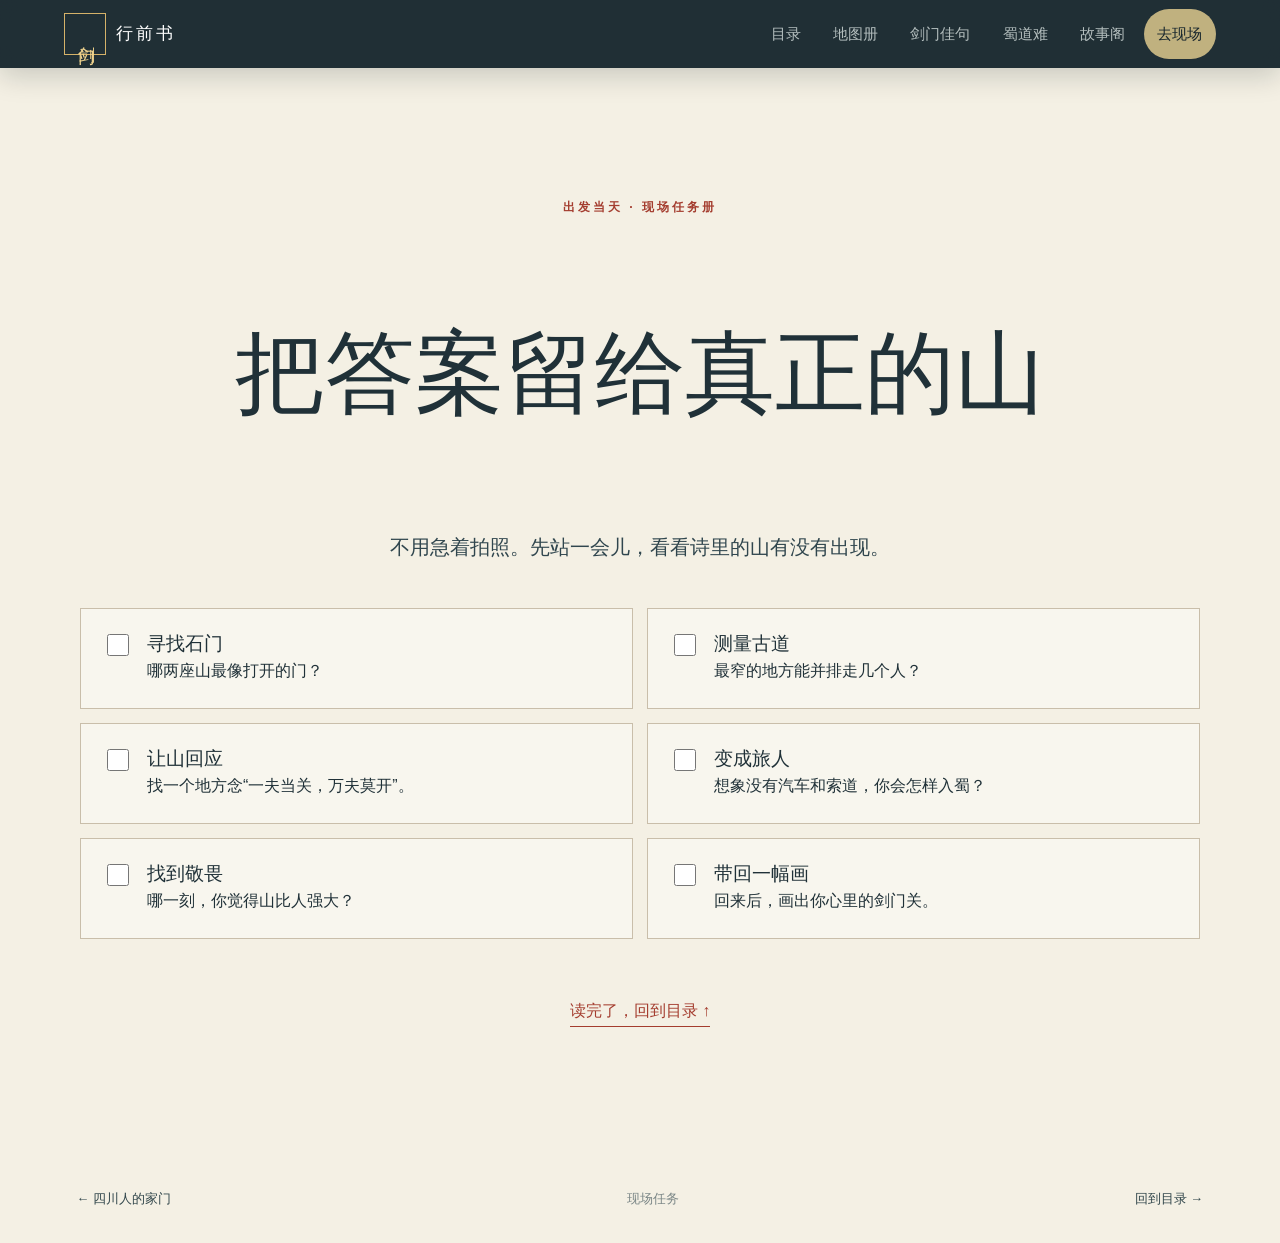
<file: quest.html>
<!doctype html><html lang="zh-CN"><head><meta charset="utf-8"><meta name="viewport" content="width=device-width,initial-scale=1"><title>现场任务册｜剑门行前书</title><link rel="icon" href="assets/favicon.svg" type="image/svg+xml"><link rel="stylesheet" href="styles.css"></head><body class="book-site"><header class="book-nav"><a class="book-mark" href="index.html"><span>剑门</span>行前书</a><button class="nav-menu" type="button" aria-expanded="false" aria-controls="chapter-nav">章节</button><nav id="chapter-nav"><a href="index.html">目录</a><a href="map.html">地图册</a><a href="quotes.html">剑门佳句</a><a href="shudaonan.html">蜀道难</a><a href="stories.html">故事阁</a><a class="current" href="quest.html">去现场</a></nav></header><main><section class="chapter quest" id="quest"><div class="chapter-number">出发当天 · 现场任务册</div><h1 style="font-family:serif;font-size:clamp(3rem,7vw,6rem);font-weight:500">把答案留给真正的山</h1><p class="lead">不用急着拍照。先站一会儿，看看诗里的山有没有出现。</p><div class="quest-grid"><label><input type="checkbox"><span><b>寻找石门</b>哪两座山最像打开的门？</span></label><label><input type="checkbox"><span><b>测量古道</b>最窄的地方能并排走几个人？</span></label><label><input type="checkbox"><span><b>让山回应</b>找一个地方念“一夫当关，万夫莫开”。</span></label><label><input type="checkbox"><span><b>变成旅人</b>想象没有汽车和索道，你会怎样入蜀？</span></label><label><input type="checkbox"><span><b>找到敬畏</b>哪一刻，你觉得山比人强大？</span></label><label><input type="checkbox"><span><b>带回一幅画</b>回来后，画出你心里的剑门关。</span></label></div><a class="back-top" href="index.html">读完了，回到目录 ↑</a></section></main><footer class="chapter-footer"><a href="home.html">← 四川人的家门</a><span>现场任务</span><a href="index.html">回到目录 →</a></footer><script src="book.js"></script></body></html>
</file>
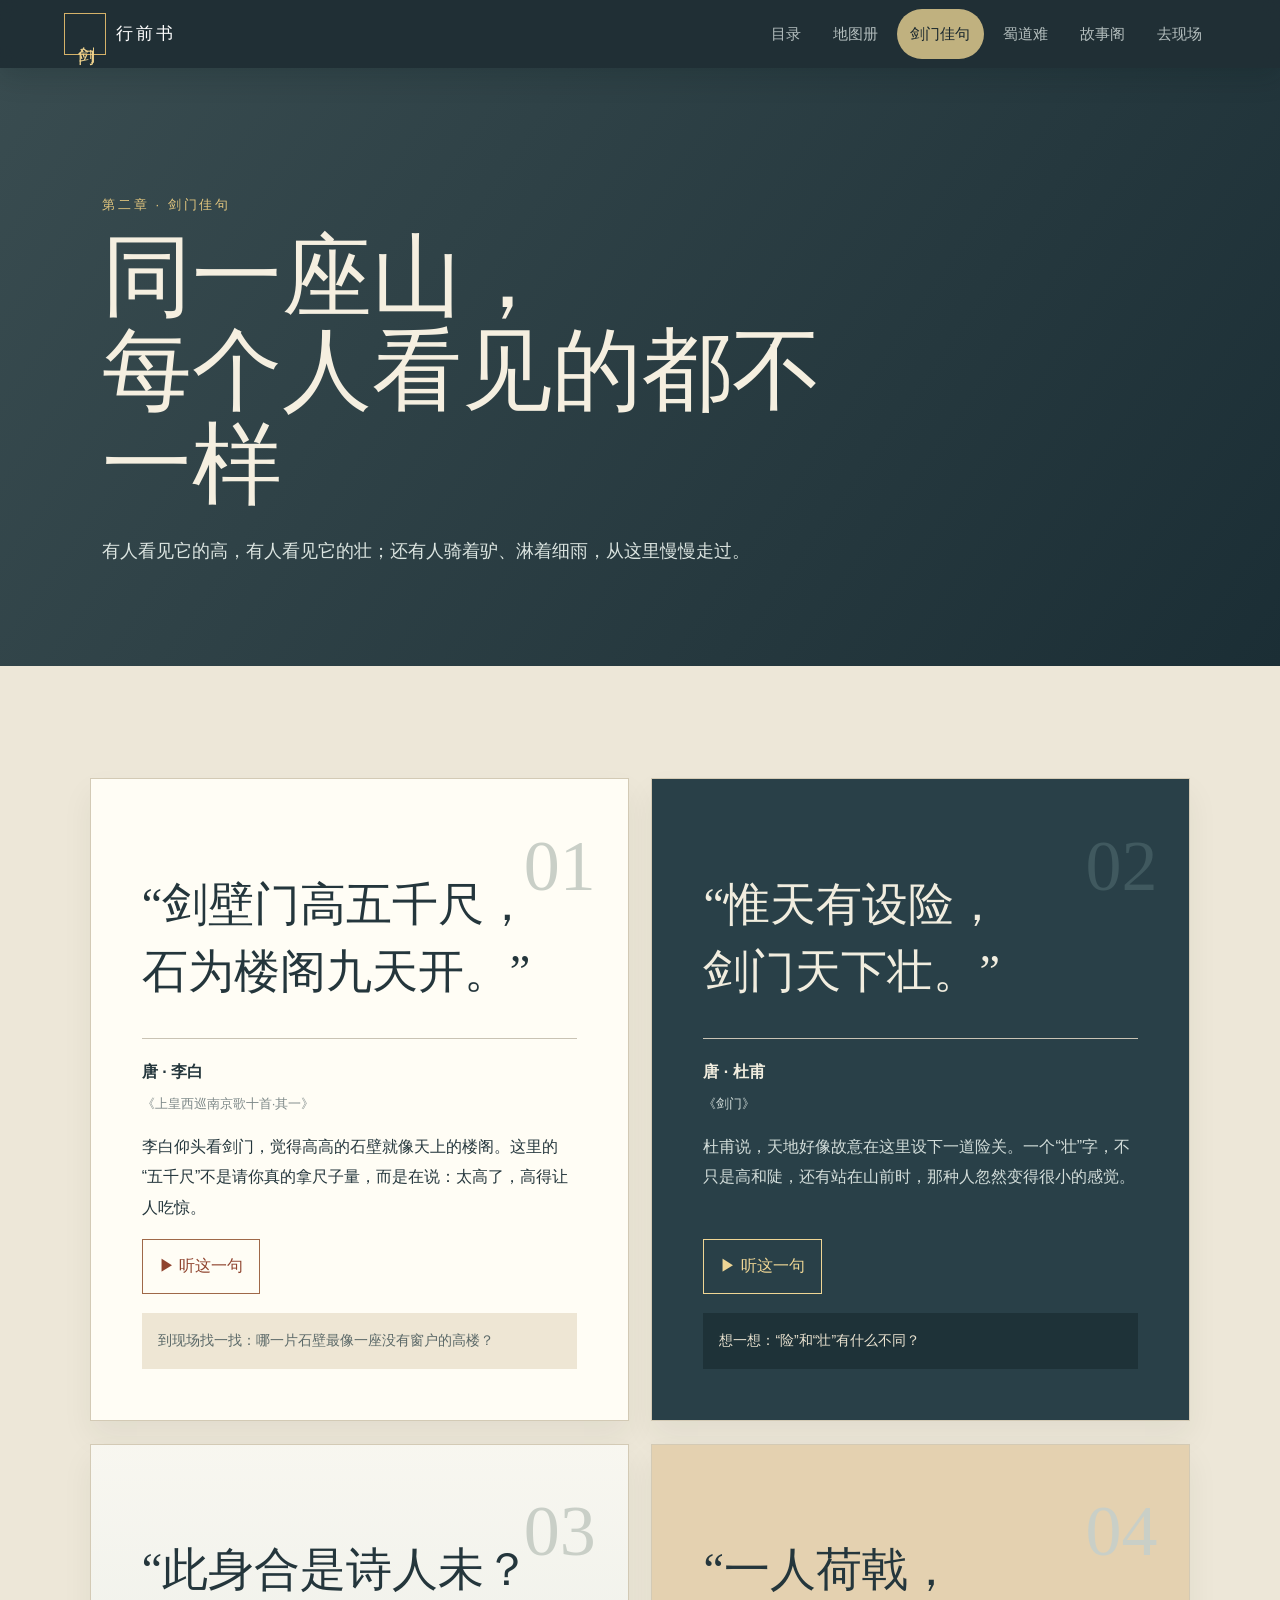
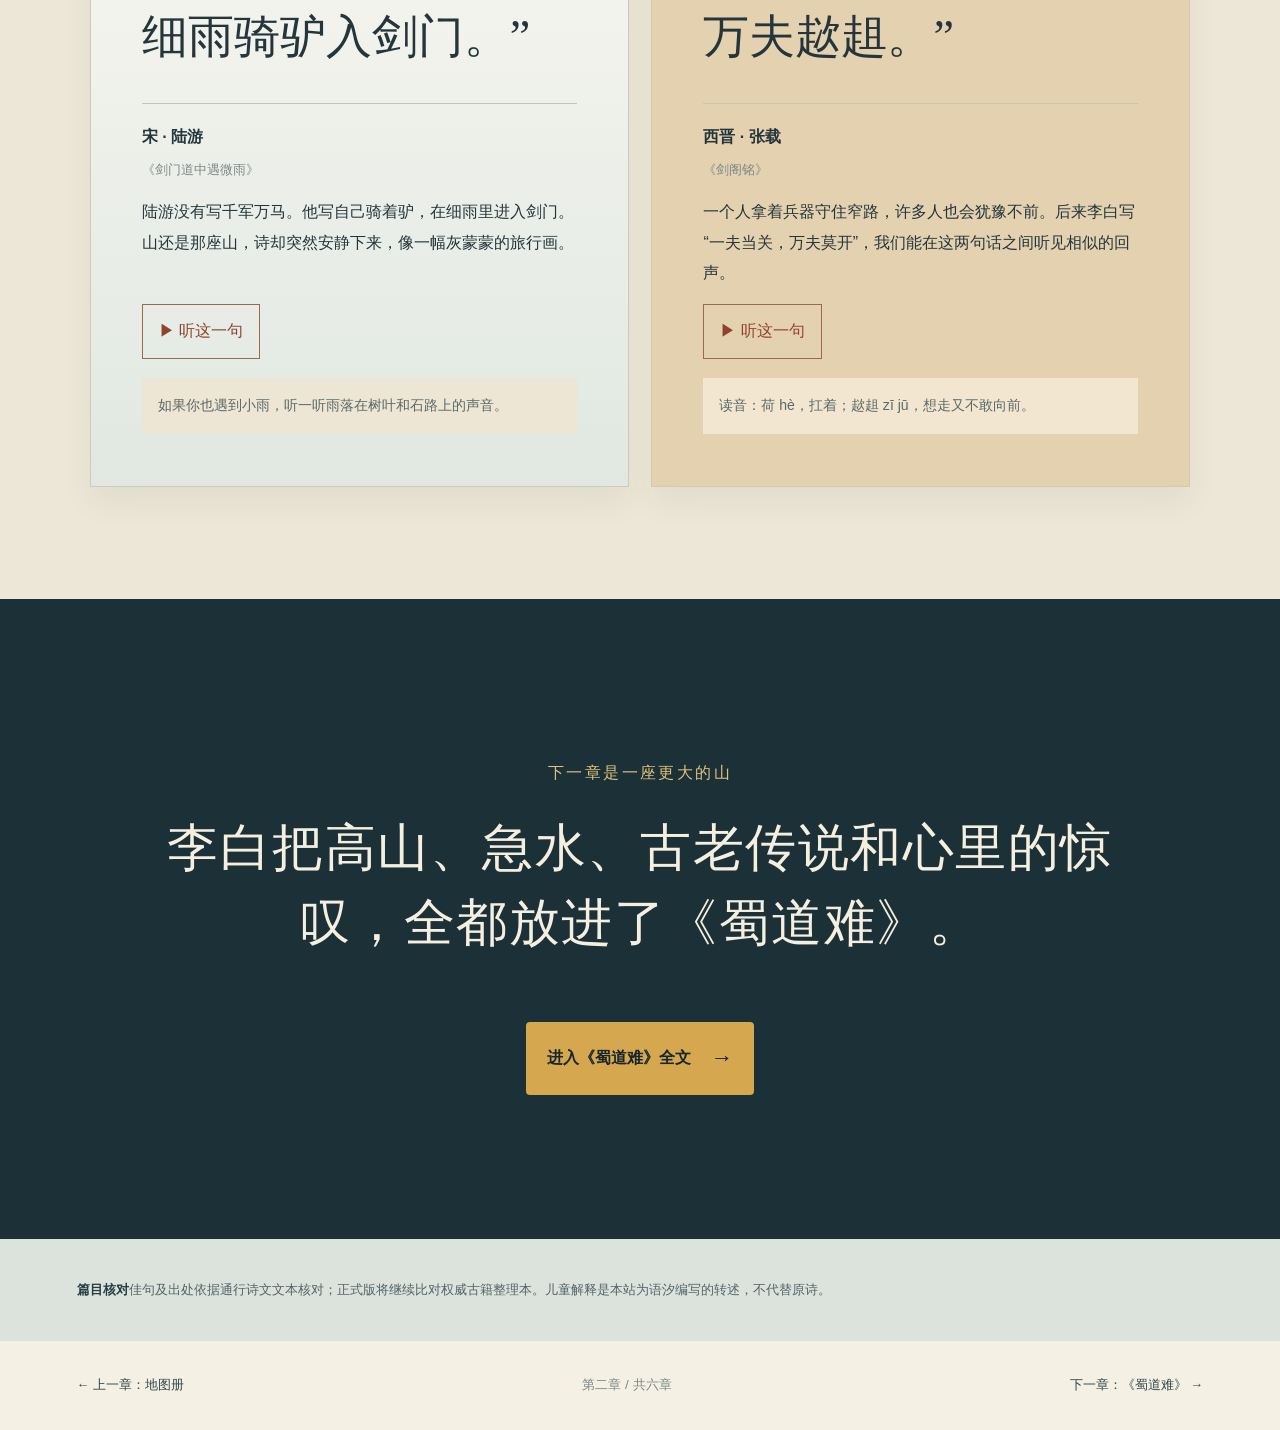
<file: quotes.html>
<!doctype html><html lang="zh-CN"><head><meta charset="utf-8"><meta name="viewport" content="width=device-width,initial-scale=1"><meta name="theme-color" content="#17252c"><meta name="description" content="李白、杜甫、陆游等文人笔下的剑门佳句。"><title>剑门佳句｜古人看见了怎样的山</title><link rel="icon" href="assets/favicon.svg" type="image/svg+xml"><link rel="stylesheet" href="styles.css"></head>
<body class="book-site quotes-page"><header class="book-nav"><a class="book-mark" href="index.html"><span>剑门</span>行前书</a><button class="nav-menu" type="button" aria-expanded="false" aria-controls="chapter-nav">章节</button><nav id="chapter-nav"><a href="index.html">目录</a><a href="map.html">地图册</a><a class="current" href="quotes.html">剑门佳句</a><a href="shudaonan.html">蜀道难</a><a href="stories.html">故事阁</a><a href="quest.html">去现场</a></nav></header>
<main><section class="chapter-hero quotes-hero"><div><p>第二章 · 剑门佳句</p><h1>同一座山，<br>每个人看见的都不一样</h1><p>有人看见它的高，有人看见它的壮；还有人骑着驴、淋着细雨，从这里慢慢走过。</p></div></section>
<section class="quote-gallery">
  <article class="quote-sheet"><div class="quote-no">01</div><p class="quote-text">“剑壁门高五千尺，<br>石为楼阁九天开。”</p><div class="quote-meta"><b>唐 · 李白</b><span>《上皇西巡南京歌十首·其一》</span></div><p class="child-reading">李白仰头看剑门，觉得高高的石壁就像天上的楼阁。这里的“五千尺”不是请你真的拿尺子量，而是在说：太高了，高得让人吃惊。</p><button class="speak-quote" data-speak="剑壁门高五千尺，石为楼阁九天开。">▶ 听这一句</button><aside>到现场找一找：哪一片石壁最像一座没有窗户的高楼？</aside></article>
  <article class="quote-sheet dark-sheet"><div class="quote-no">02</div><p class="quote-text">“惟天有设险，<br>剑门天下壮。”</p><div class="quote-meta"><b>唐 · 杜甫</b><span>《剑门》</span></div><p class="child-reading">杜甫说，天地好像故意在这里设下一道险关。一个“壮”字，不只是高和陡，还有站在山前时，那种人忽然变得很小的感觉。</p><button class="speak-quote" data-speak="惟天有设险，剑门天下壮。">▶ 听这一句</button><aside>想一想：“险”和“壮”有什么不同？</aside></article>
  <article class="quote-sheet rain-sheet"><div class="quote-no">03</div><p class="quote-text">“此身合是诗人未？<br>细雨骑驴入剑门。”</p><div class="quote-meta"><b>宋 · 陆游</b><span>《剑门道中遇微雨》</span></div><p class="child-reading">陆游没有写千军万马。他写自己骑着驴，在细雨里进入剑门。山还是那座山，诗却突然安静下来，像一幅灰蒙蒙的旅行画。</p><button class="speak-quote" data-speak="此身合是诗人未？细雨骑驴入剑门。">▶ 听这一句</button><aside>如果你也遇到小雨，听一听雨落在树叶和石路上的声音。</aside></article>
  <article class="quote-sheet seal-sheet"><div class="quote-no">04</div><p class="quote-text">“一人荷戟，<br>万夫趑趄。”</p><div class="quote-meta"><b>西晋 · 张载</b><span>《剑阁铭》</span></div><p class="child-reading">一个人拿着兵器守住窄路，许多人也会犹豫不前。后来李白写“一夫当关，万夫莫开”，我们能在这两句话之间听见相似的回声。</p><button class="speak-quote" data-speak="一人荷戟，万夫趑趄。">▶ 听这一句</button><aside>读音：荷 hè，扛着；趑趄 zī jū，想走又不敢向前。</aside></article>
</section>
<section class="answer-section"><p>下一章是一座更大的山</p><h2>李白把高山、急水、古老传说和心里的惊叹，全都放进了《蜀道难》。</h2><a class="read-next" href="shudaonan.html">进入《蜀道难》全文 <span>→</span></a></section>
<aside class="source-strip"><b>篇目核对</b><p>佳句及出处依据通行诗文文本核对；正式版将继续比对权威古籍整理本。儿童解释是本站为语汐编写的转述，不代替原诗。</p></aside></main>
<footer class="chapter-footer"><a href="map.html">← 上一章：地图册</a><span>第二章 / 共六章</span><a href="shudaonan.html">下一章：《蜀道难》 →</a></footer><script src="book.js"></script></body></html>
</file>
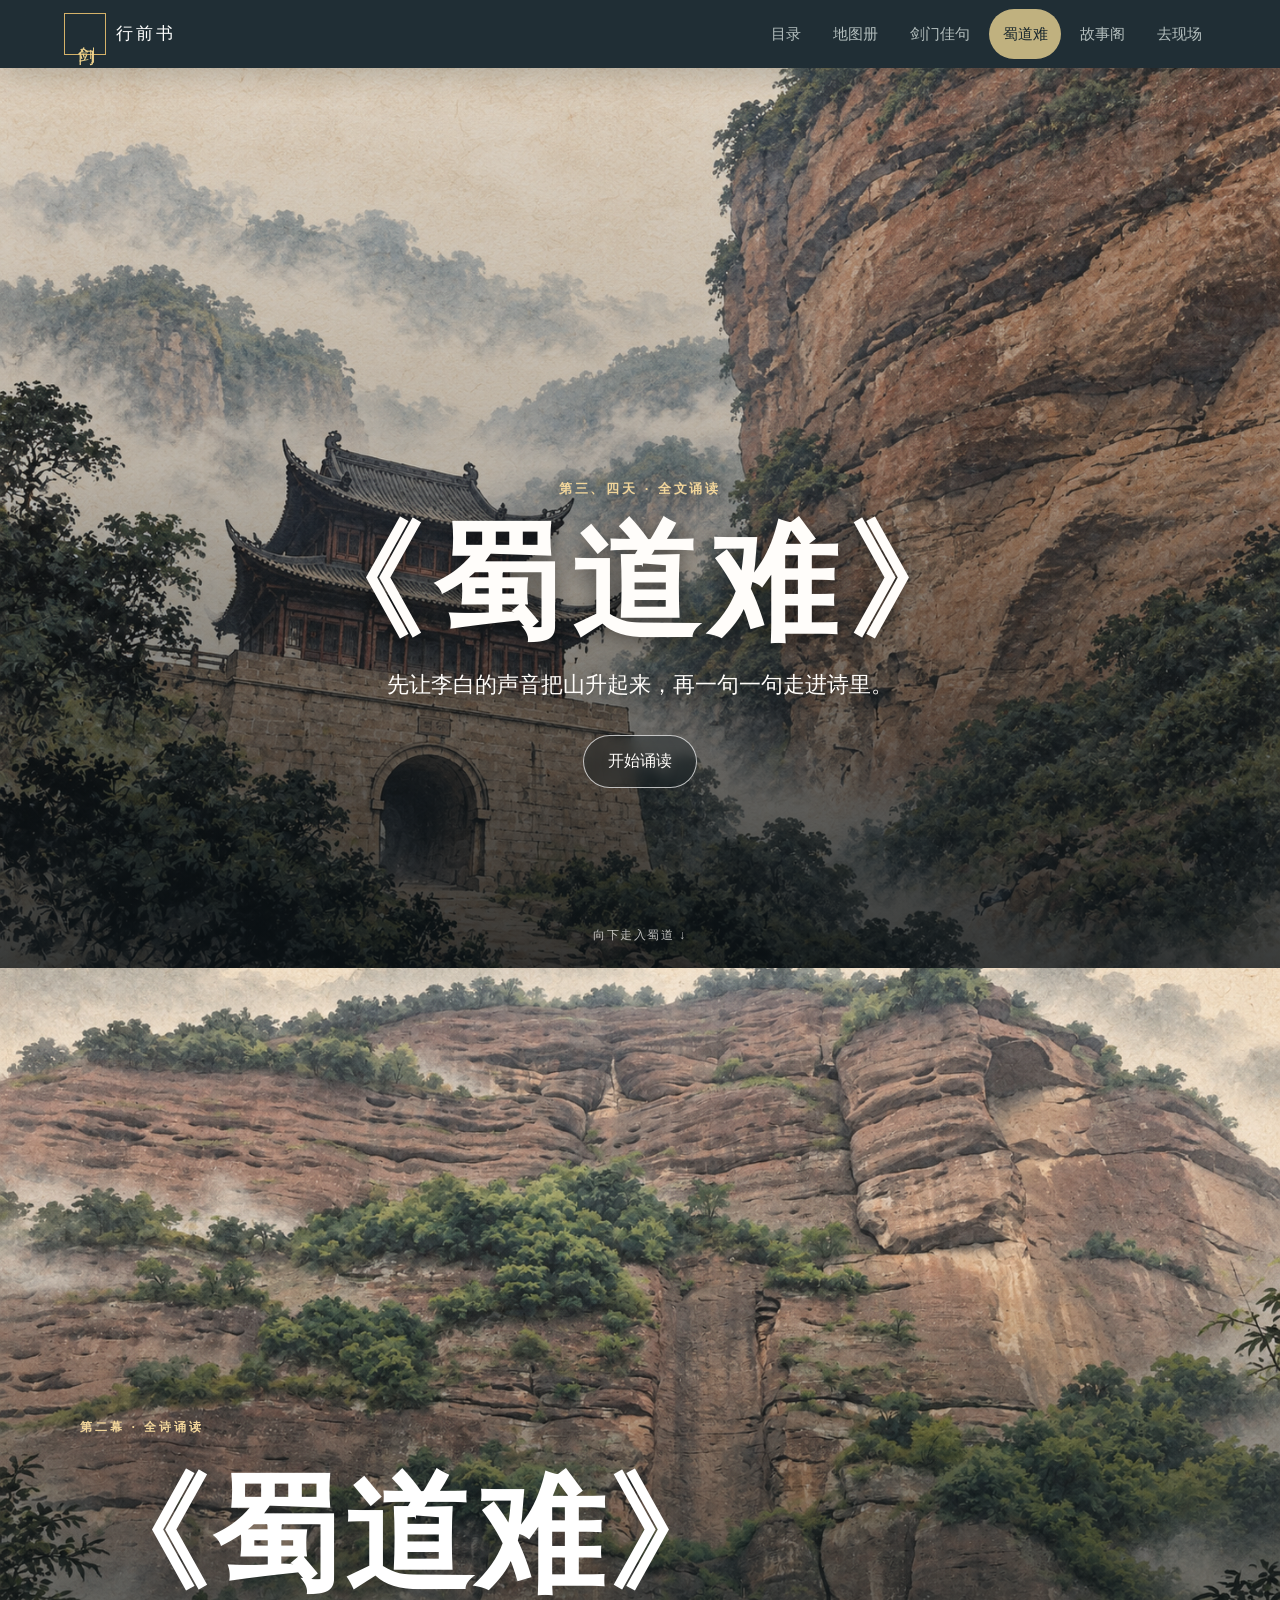
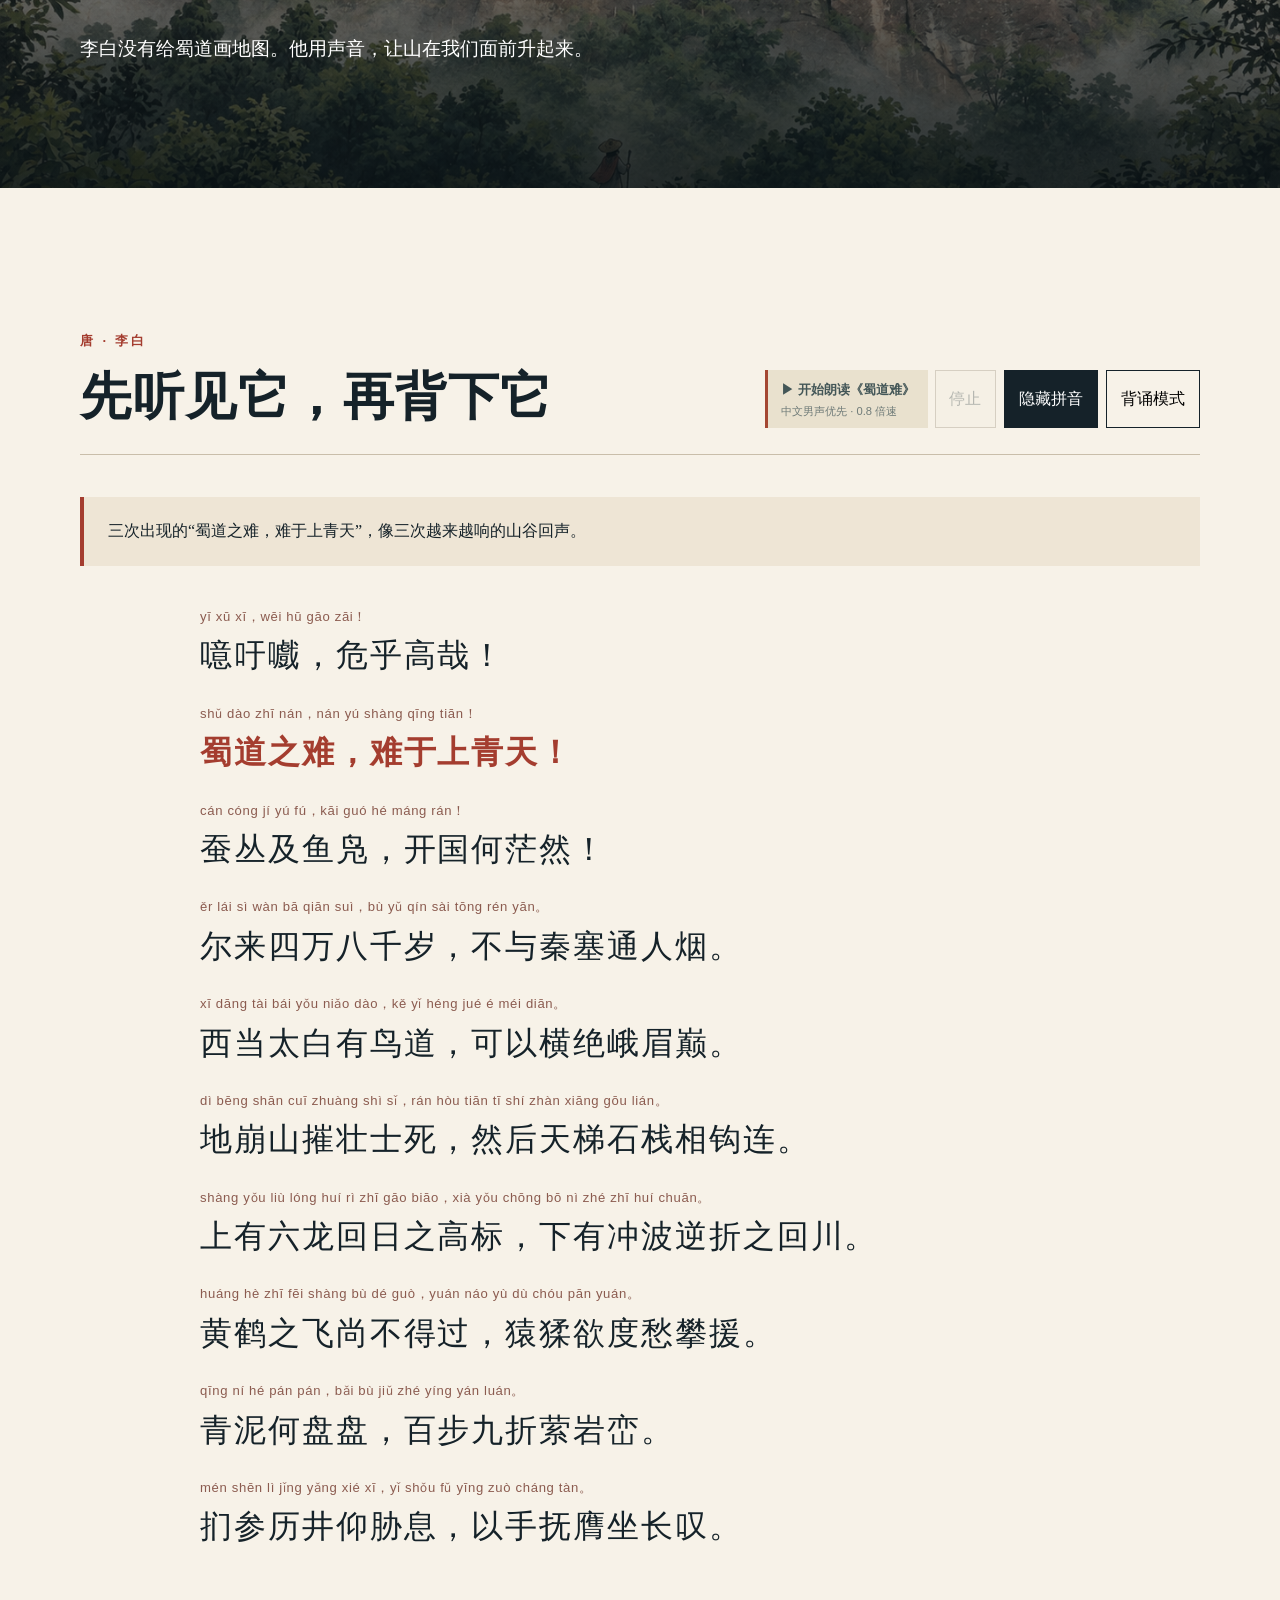
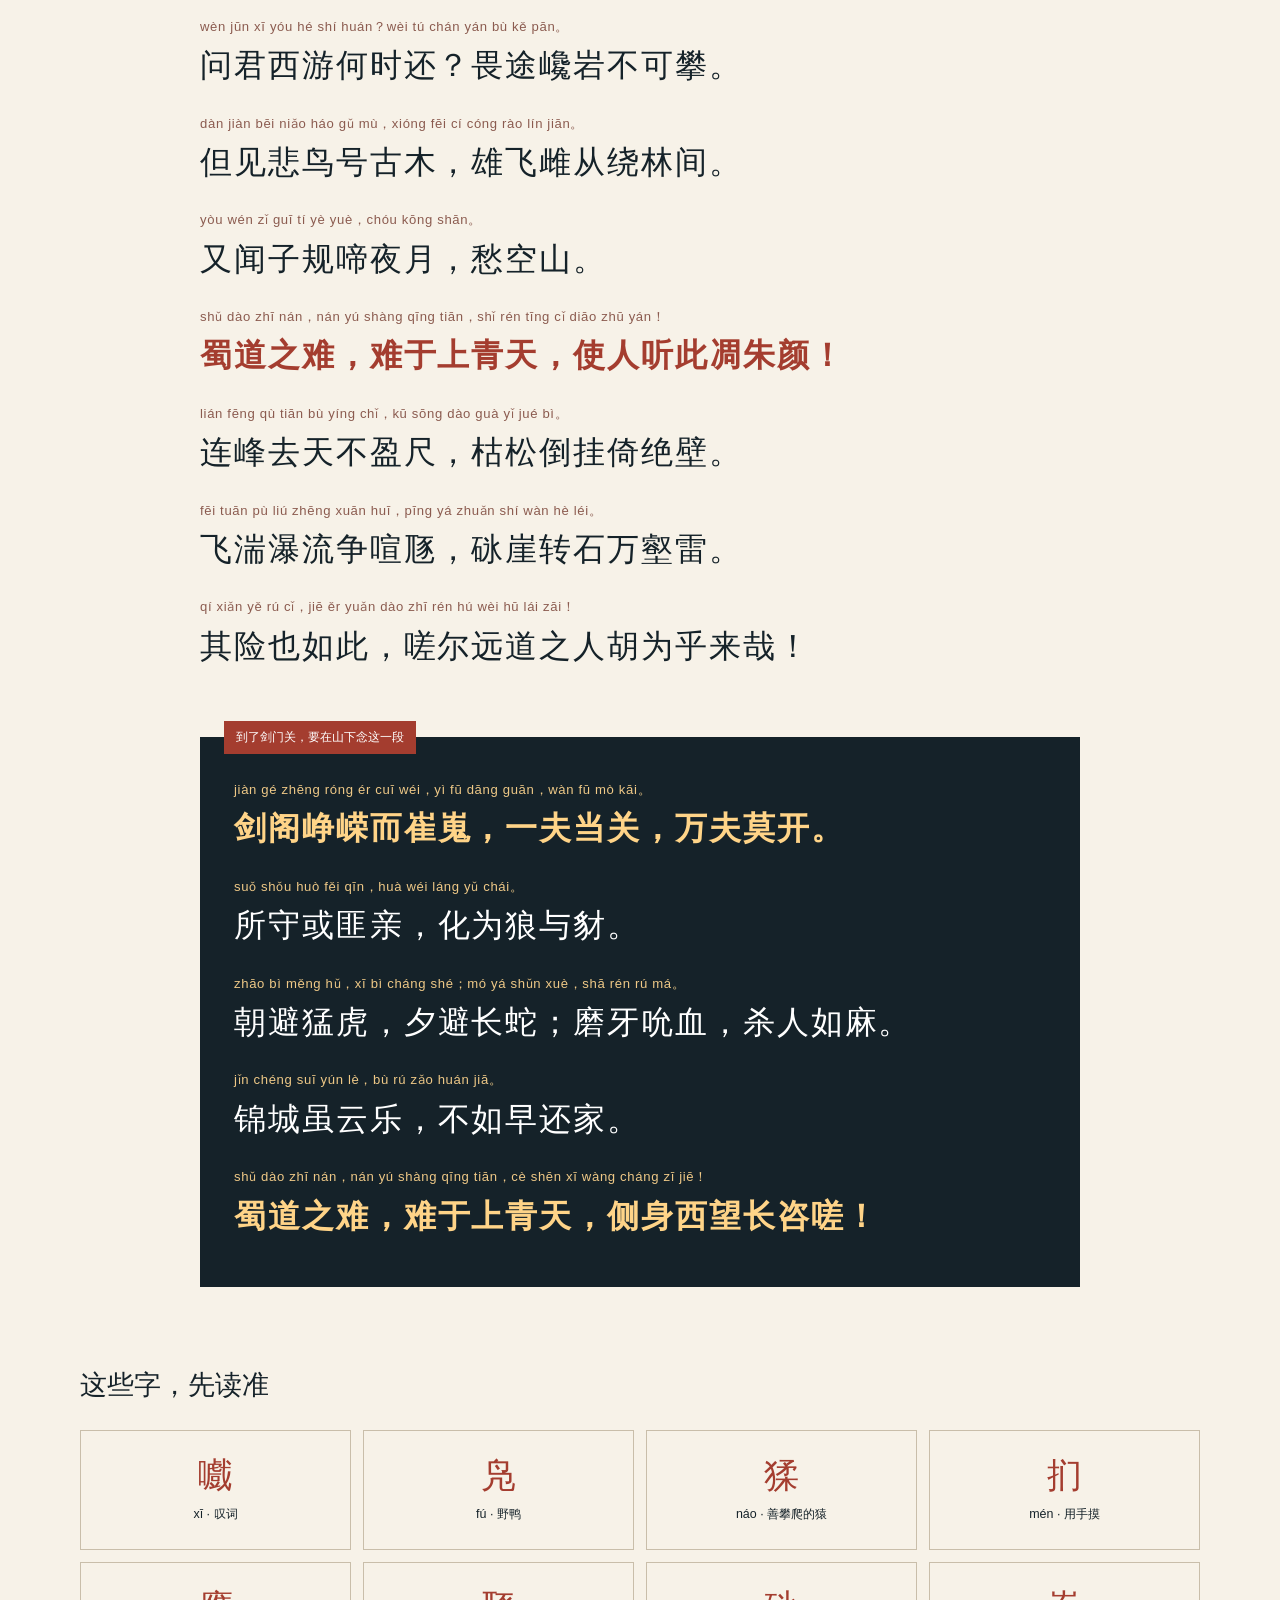
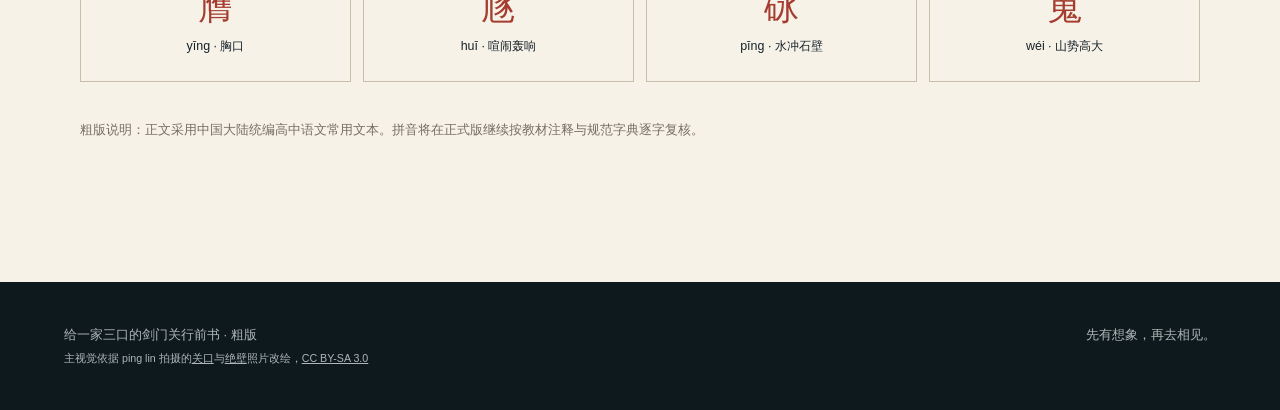
<file: shudaonan.html>
<!doctype html>
<html lang="zh-CN">
<head>
  <meta charset="utf-8">
  <meta name="viewport" content="width=device-width, initial-scale=1">
  <meta name="theme-color" content="#17252c">
  <meta name="description" content="给孩子的剑门关行前想象之旅：诗词、地理与历史故事。">
  <title>《蜀道难》全文诵读｜剑门行前书</title>
  <link rel="icon" href="assets/favicon.svg" type="image/svg+xml">
  <link rel="stylesheet" href="styles.css">
</head>
<body class="poem-book">
  <header class="book-nav">
    <a class="book-mark" href="index.html"><span>剑门</span>行前书</a>
    <button class="nav-menu" type="button" aria-expanded="false" aria-controls="chapter-nav">章节</button>
    <nav id="chapter-nav" aria-label="全书章节"><a href="index.html">目录</a><a href="map.html">地图册</a><a href="quotes.html">剑门佳句</a><a class="current" href="shudaonan.html">蜀道难</a><a href="stories.html">故事阁</a><a href="quest.html">去现场</a></nav>
  </header>

  <main>
    <section class="hero" id="start">
      <img src="assets/jianmen-hero.png" alt="依据真实剑门关关楼与砾岩绝壁改绘的水墨画">
      <div class="hero-shade"></div>
      <div class="hero-copy">
        <p class="eyebrow">第三、四天 · 全文诵读</p>
        <h1>《蜀道难》</h1>
        <p>先让李白的声音把山升起来，再一句一句走进诗里。</p>
        <a class="start-button" href="#poem">开始诵读</a>
      </div>
      <span class="scroll-hint" aria-hidden="true">向下走入蜀道 ↓</span>
    </section>

    <section class="chapter gate" id="gate">
      <div class="chapter-number">第一幕</div>
      <div class="gate-grid">
        <div>
          <p class="kicker">两座大山，为什么会成为一扇门？</p>
          <h2>山把路挤得很窄，<br>人便在这里造了一座关。</h2>
          <p class="lead">想象古代的四川：四周都是大山。要从北方走进来，人、马和货物不能随便翻山，只能寻找少数能够穿过群山的道路。</p>
          <p>大剑山与小剑山之间，有一道狭窄的通路。两边山峰高高立起，远看像两扇石门——“剑门”这个名字，便有了画面。</p>
        </div>
        <aside class="think-card">
          <span>先别找标准答案</span>
          <strong>如果一条路窄到只能容下很少的人，很多人一起进攻会发生什么？</strong>
          <button type="button" class="reveal-button" data-reveal="gate-answer">看看古人的答案</button>
          <p id="gate-answer" class="hidden-answer">守在狭窄处的人不用面对所有敌人。这就是“一夫当关，万夫莫开”背后的地理。</p>
        </aside>
      </div>
    </section>

    <section class="poem-intro" id="poem">
      <img src="assets/shudao-poem.png" alt="依据真实剑门关层状砾岩绝壁改绘的水墨画，画中有一位小小的古代旅人">
      <div class="poem-title">
        <p class="chapter-number light">第二幕 · 全诗诵读</p>
        <h2>《蜀道难》</h2>
        <p>李白没有给蜀道画地图。他用声音，让山在我们面前升起来。</p>
      </div>
    </section>

    <section class="poem-reader" aria-labelledby="poem-heading">
      <div class="reader-head">
        <div>
          <p class="kicker">唐 · 李白</p>
          <h2 id="poem-heading">先听见它，再背下它</h2>
        </div>
        <div class="reader-controls" aria-label="诵读显示设置">
          <div class="poem-audio" aria-label="《蜀道难》站内朗读">
            <button class="audio-status audio-ready" id="poem-audio-toggle" type="button" aria-pressed="false"><b>▶ 开始朗读《蜀道难》</b><small>中文男声优先 · 0.8 倍速</small></button>
            <button class="audio-stop" id="poem-audio-stop" type="button" disabled>停止</button>
          </div>
          <button type="button" class="control active" id="pinyin-toggle" aria-pressed="true">隐藏拼音</button>
          <button type="button" class="control" id="memory-toggle" aria-pressed="false">背诵模式</button>
        </div>
      </div>

      <div class="chant-note">三次出现的“蜀道之难，难于上青天”，像三次越来越响的山谷回声。</div>

      <article class="poem-text pinyin-on">
        <section class="poem-stanza">
          <p class="pinyin">yī xū xī，wēi hū gāo zāi！</p><p class="verse">噫吁嚱，危乎高哉！</p>
          <p class="pinyin">shǔ dào zhī nán，nán yú shàng qīng tiān！</p><p class="verse refrain">蜀道之难，难于上青天！</p>
          <p class="pinyin">cán cóng jí yú fú，kāi guó hé máng rán！</p><p class="verse">蚕丛及鱼凫，开国何茫然！</p>
          <p class="pinyin">ěr lái sì wàn bā qiān suì，bù yǔ qín sài tōng rén yān。</p><p class="verse">尔来四万八千岁，不与秦塞通人烟。</p>
          <p class="pinyin">xī dāng tài bái yǒu niǎo dào，kě yǐ héng jué é méi diān。</p><p class="verse">西当太白有鸟道，可以横绝峨眉巅。</p>
          <p class="pinyin">dì bēng shān cuī zhuàng shì sǐ，rán hòu tiān tī shí zhàn xiāng gōu lián。</p><p class="verse">地崩山摧壮士死，然后天梯石栈相钩连。</p>
          <p class="pinyin">shàng yǒu liù lóng huí rì zhī gāo biāo，xià yǒu chōng bō nì zhé zhī huí chuān。</p><p class="verse">上有六龙回日之高标，下有冲波逆折之回川。</p>
          <p class="pinyin">huáng hè zhī fēi shàng bù dé guò，yuán náo yù dù chóu pān yuán。</p><p class="verse">黄鹤之飞尚不得过，猿猱欲度愁攀援。</p>
          <p class="pinyin">qīng ní hé pán pán，bǎi bù jiǔ zhé yíng yán luán。</p><p class="verse">青泥何盘盘，百步九折萦岩峦。</p>
          <p class="pinyin">mén shēn lì jǐng yǎng xié xī，yǐ shǒu fǔ yīng zuò cháng tàn。</p><p class="verse">扪参历井仰胁息，以手抚膺坐长叹。</p>
        </section>

        <section class="poem-stanza">
          <p class="pinyin">wèn jūn xī yóu hé shí huán？wèi tú chán yán bù kě pān。</p><p class="verse">问君西游何时还？畏途巉岩不可攀。</p>
          <p class="pinyin">dàn jiàn bēi niǎo háo gǔ mù，xióng fēi cí cóng rào lín jiān。</p><p class="verse">但见悲鸟号古木，雄飞雌从绕林间。</p>
          <p class="pinyin">yòu wén zǐ guī tí yè yuè，chóu kōng shān。</p><p class="verse">又闻子规啼夜月，愁空山。</p>
          <p class="pinyin">shǔ dào zhī nán，nán yú shàng qīng tiān，shǐ rén tīng cǐ diāo zhū yán！</p><p class="verse refrain">蜀道之难，难于上青天，使人听此凋朱颜！</p>
          <p class="pinyin">lián fēng qù tiān bù yíng chǐ，kū sōng dào guà yǐ jué bì。</p><p class="verse">连峰去天不盈尺，枯松倒挂倚绝壁。</p>
          <p class="pinyin">fēi tuān pù liú zhēng xuān huī，pīng yá zhuǎn shí wàn hè léi。</p><p class="verse">飞湍瀑流争喧豗，砯崖转石万壑雷。</p>
          <p class="pinyin">qí xiǎn yě rú cǐ，jiē ěr yuǎn dào zhī rén hú wèi hū lái zāi！</p><p class="verse">其险也如此，嗟尔远道之人胡为乎来哉！</p>
        </section>

        <section class="poem-stanza key-stanza">
          <span class="location-tag">到了剑门关，要在山下念这一段</span>
          <p class="pinyin">jiàn gé zhēng róng ér cuī wéi，yì fū dāng guān，wàn fū mò kāi。</p><p class="verse refrain">剑阁峥嵘而崔嵬，一夫当关，万夫莫开。</p>
          <p class="pinyin">suǒ shǒu huò fěi qīn，huà wéi láng yǔ chái。</p><p class="verse">所守或匪亲，化为狼与豺。</p>
          <p class="pinyin">zhāo bì měng hǔ，xī bì cháng shé；mó yá shǔn xuè，shā rén rú má。</p><p class="verse">朝避猛虎，夕避长蛇；磨牙吮血，杀人如麻。</p>
          <p class="pinyin">jǐn chéng suī yún lè，bù rú zǎo huán jiā。</p><p class="verse">锦城虽云乐，不如早还家。</p>
          <p class="pinyin">shǔ dào zhī nán，nán yú shàng qīng tiān，cè shēn xī wàng cháng zī jiē！</p><p class="verse refrain">蜀道之难，难于上青天，侧身西望长咨嗟！</p>
        </section>
      </article>

      <div class="word-bank">
        <h3>这些字，先读准</h3>
        <div class="word-grid">
          <button type="button"><b>嚱</b><span>xī · 叹词</span></button>
          <button type="button"><b>凫</b><span>fú · 野鸭</span></button>
          <button type="button"><b>猱</b><span>náo · 善攀爬的猿</span></button>
          <button type="button"><b>扪</b><span>mén · 用手摸</span></button>
          <button type="button"><b>膺</b><span>yīng · 胸口</span></button>
          <button type="button"><b>豗</b><span>huī · 喧闹轰响</span></button>
          <button type="button"><b>砯</b><span>pīng · 水冲石壁</span></button>
          <button type="button"><b>嵬</b><span>wéi · 山势高大</span></button>
        </div>
      </div>
      <p class="source-note">粗版说明：正文采用中国大陆统编高中语文常用文本。拼音将在正式版继续按教材注释与规范字典逐字复核。</p>
    </section>

    <section class="chapter story" id="story">
      <div class="chapter-number">第三幕</div>
      <p class="kicker">公元263年 · 剑阁</p>
      <h2>姜维守住了正门，<br>历史却从另一条小路走来。</h2>
      <div class="story-path">
        <article><span>01</span><h3>退守剑阁</h3><p>蜀汉将领姜维把军队守在险要的剑阁。山路狭窄，人数更多的魏军也难以前进。</p></article>
        <article><span>02</span><h3>正面难破</h3><p>险要的地形像一面天然城墙。剑阁让“一夫当关”不再只是一句夸张。</p></article>
        <article><span>03</span><h3>绕过山门</h3><p>邓艾没有继续从正面强攻，而是冒险绕行阴平小道，最终进入蜀地。</p></article>
      </div>
      <blockquote>好地形可以保护一个地方，<br>但历史不一定只从正门走进来。</blockquote>
    </section>

    <section class="chapter home" id="home">
      <div class="home-copy">
        <div class="chapter-number light">第四幕</div>
        <p class="kicker light">山门的后面，并不只是地图上的四川</p>
        <h2>它守着炊烟、田地、街巷，<br>也守着人们回家的方向。</h2>
        <p>对于从北方长途跋涉而来的人，穿过剑门，是进入蜀地；对于生活在四川的人，这道关也像家门——门外是漫长险路，门内是熟悉的生活。</p>
        <p>剑门关的特殊，不只因为它难走、难攻。更因为千百年来，人们总会想到：这道门的身后，有什么值得守护？</p>
      </div>
      <div class="home-light" aria-hidden="true"><span></span><span></span><span></span><span></span><span></span></div>
    </section>

    <section class="chapter quest" id="quest">
      <div class="chapter-number">第五幕 · 到了现场</div>
      <h2>把答案留给真正的山</h2>
      <p class="lead">不用急着拍照。先站一会儿，看看诗里的山有没有出现。</p>
      <div class="quest-grid">
        <label><input type="checkbox"><span><b>寻找石门</b>哪两座山最像打开的门？</span></label>
        <label><input type="checkbox"><span><b>测量古道</b>最窄的地方能并排走几个人？</span></label>
        <label><input type="checkbox"><span><b>让山回应</b>找一个地方念“一夫当关，万夫莫开”。</span></label>
        <label><input type="checkbox"><span><b>变成旅人</b>想象没有汽车和索道，你会怎样入蜀？</span></label>
        <label><input type="checkbox"><span><b>找到敬畏</b>哪一刻，你觉得山比人强大？</span></label>
        <label><input type="checkbox"><span><b>带回一幅画</b>回来后，画出你心里的剑门关。</span></label>
      </div>
      <a class="back-top" href="#start">回到山门 ↑</a>
    </section>
  </main>

  <footer>
    <p>给一家三口的剑门关行前书 · 粗版<br><small>主视觉依据 ping lin 拍摄的<a href="https://commons.wikimedia.org/wiki/File:%E5%8A%8D%E9%96%80%E9%97%9C%E9%97%9C%E5%8F%A3_-_panoramio.jpg" target="_blank" rel="noreferrer">关口</a>与<a href="https://commons.wikimedia.org/wiki/File:%E5%8A%8D%E5%B1%B1%E7%B5%95%E5%A3%81_-_panoramio.jpg" target="_blank" rel="noreferrer">绝壁</a>照片改绘，<a href="https://creativecommons.org/licenses/by-sa/3.0/" target="_blank" rel="noreferrer">CC BY-SA 3.0</a></small></p>
    <p>先有想象，再去相见。</p>
  </footer>
  <script src="book.js"></script><script src="script.js"></script>
</body>
</html>
</file>
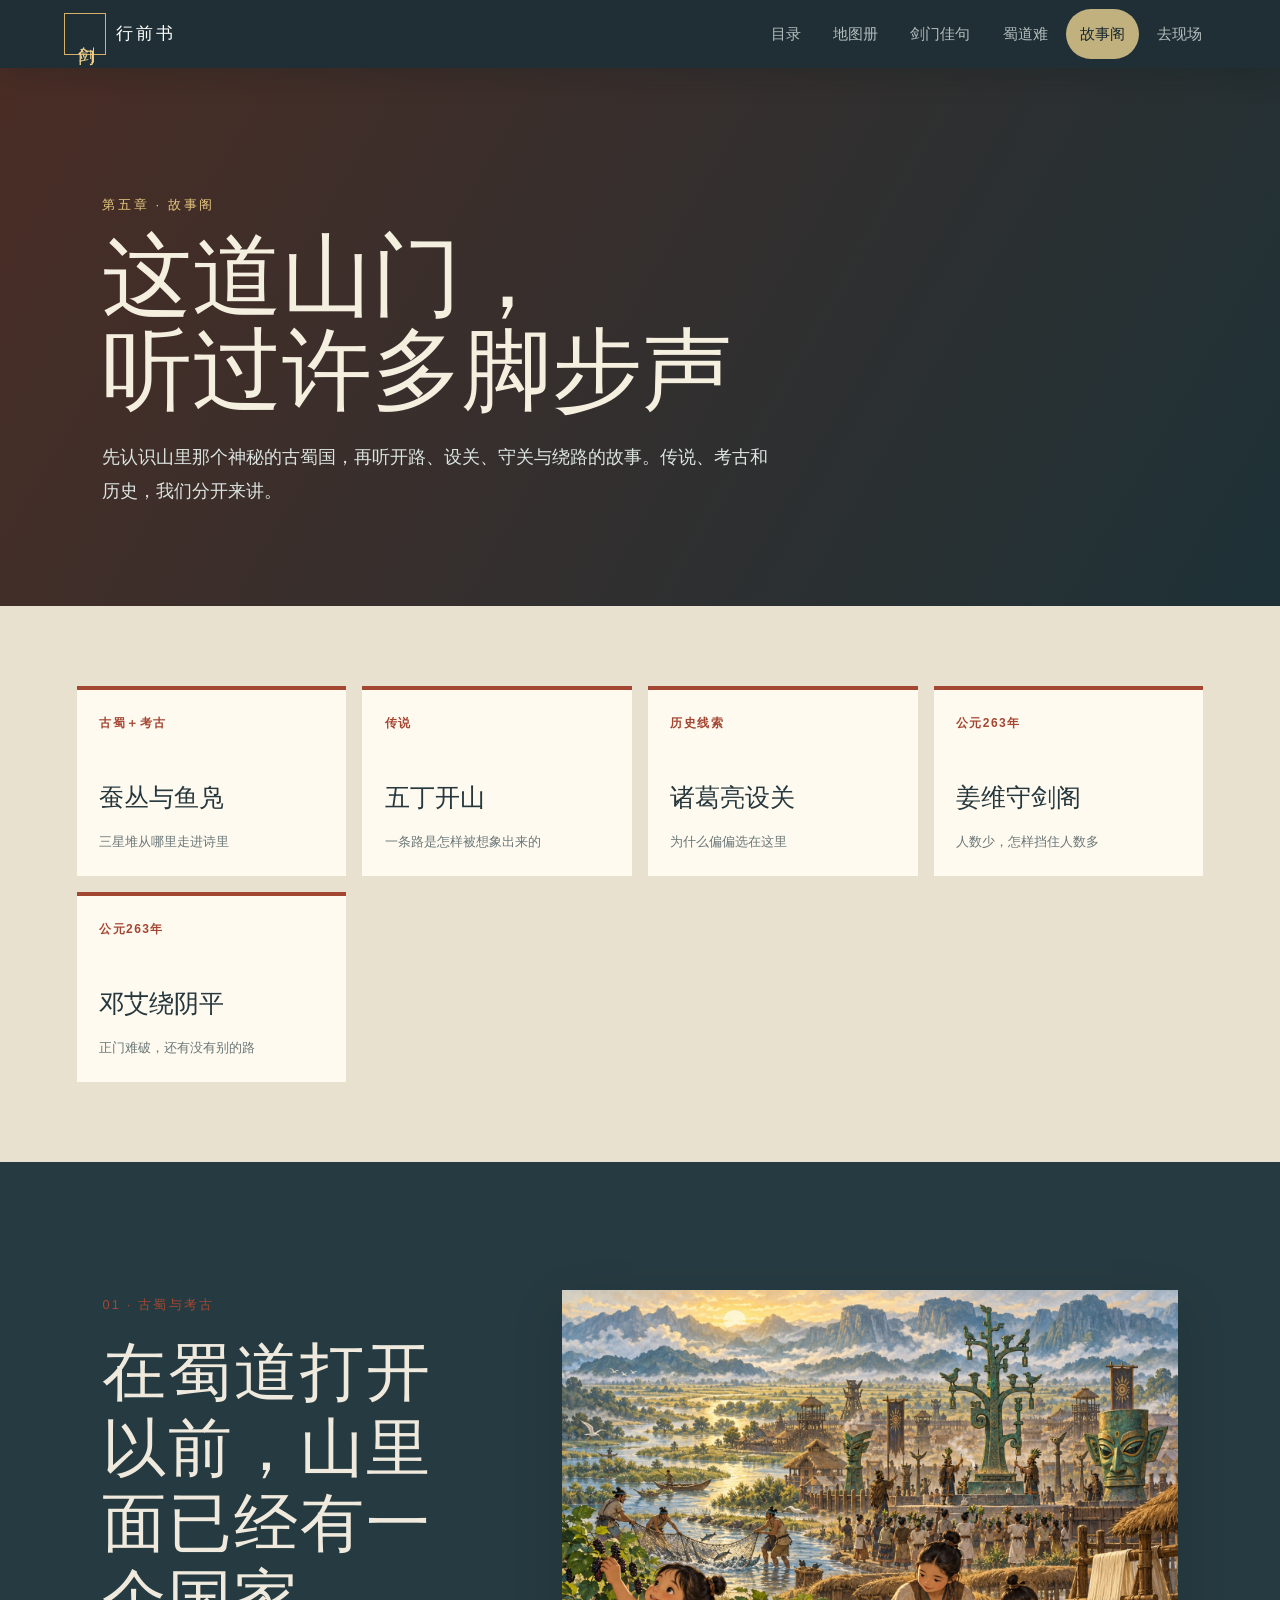
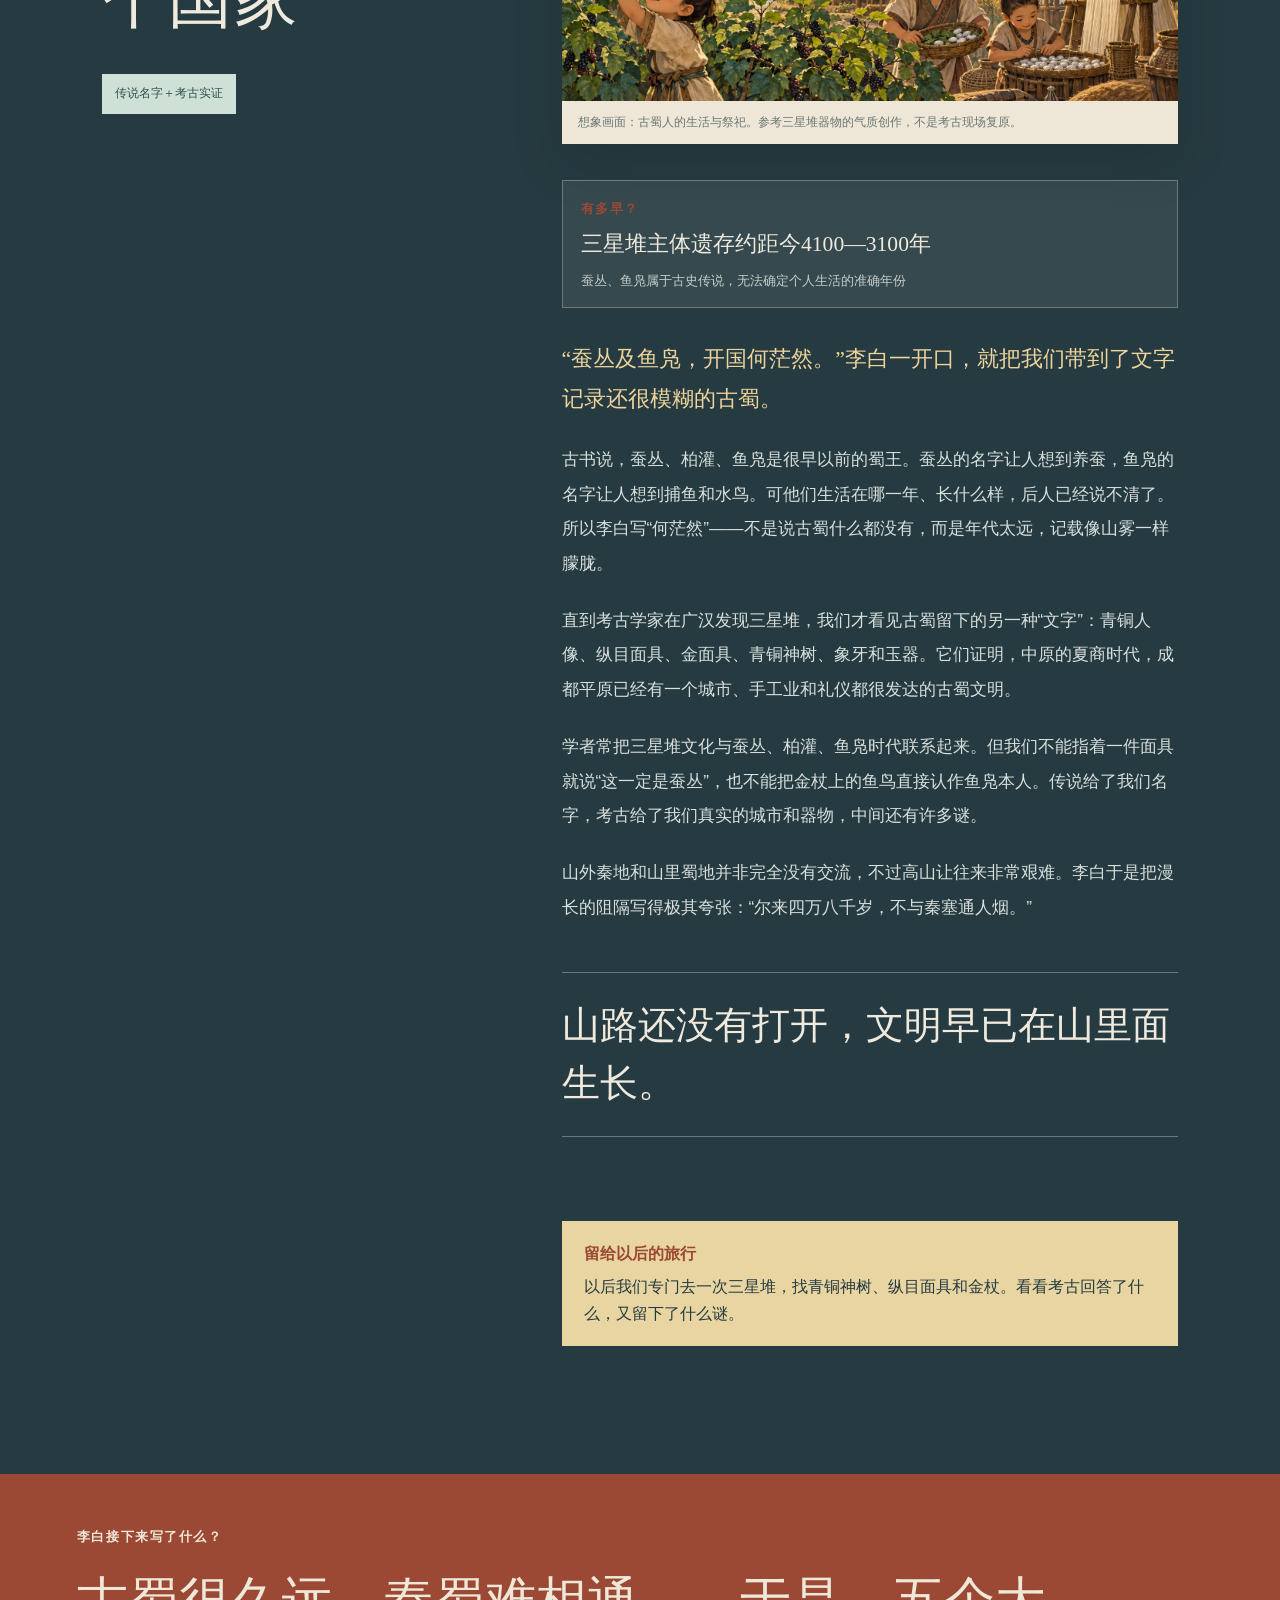
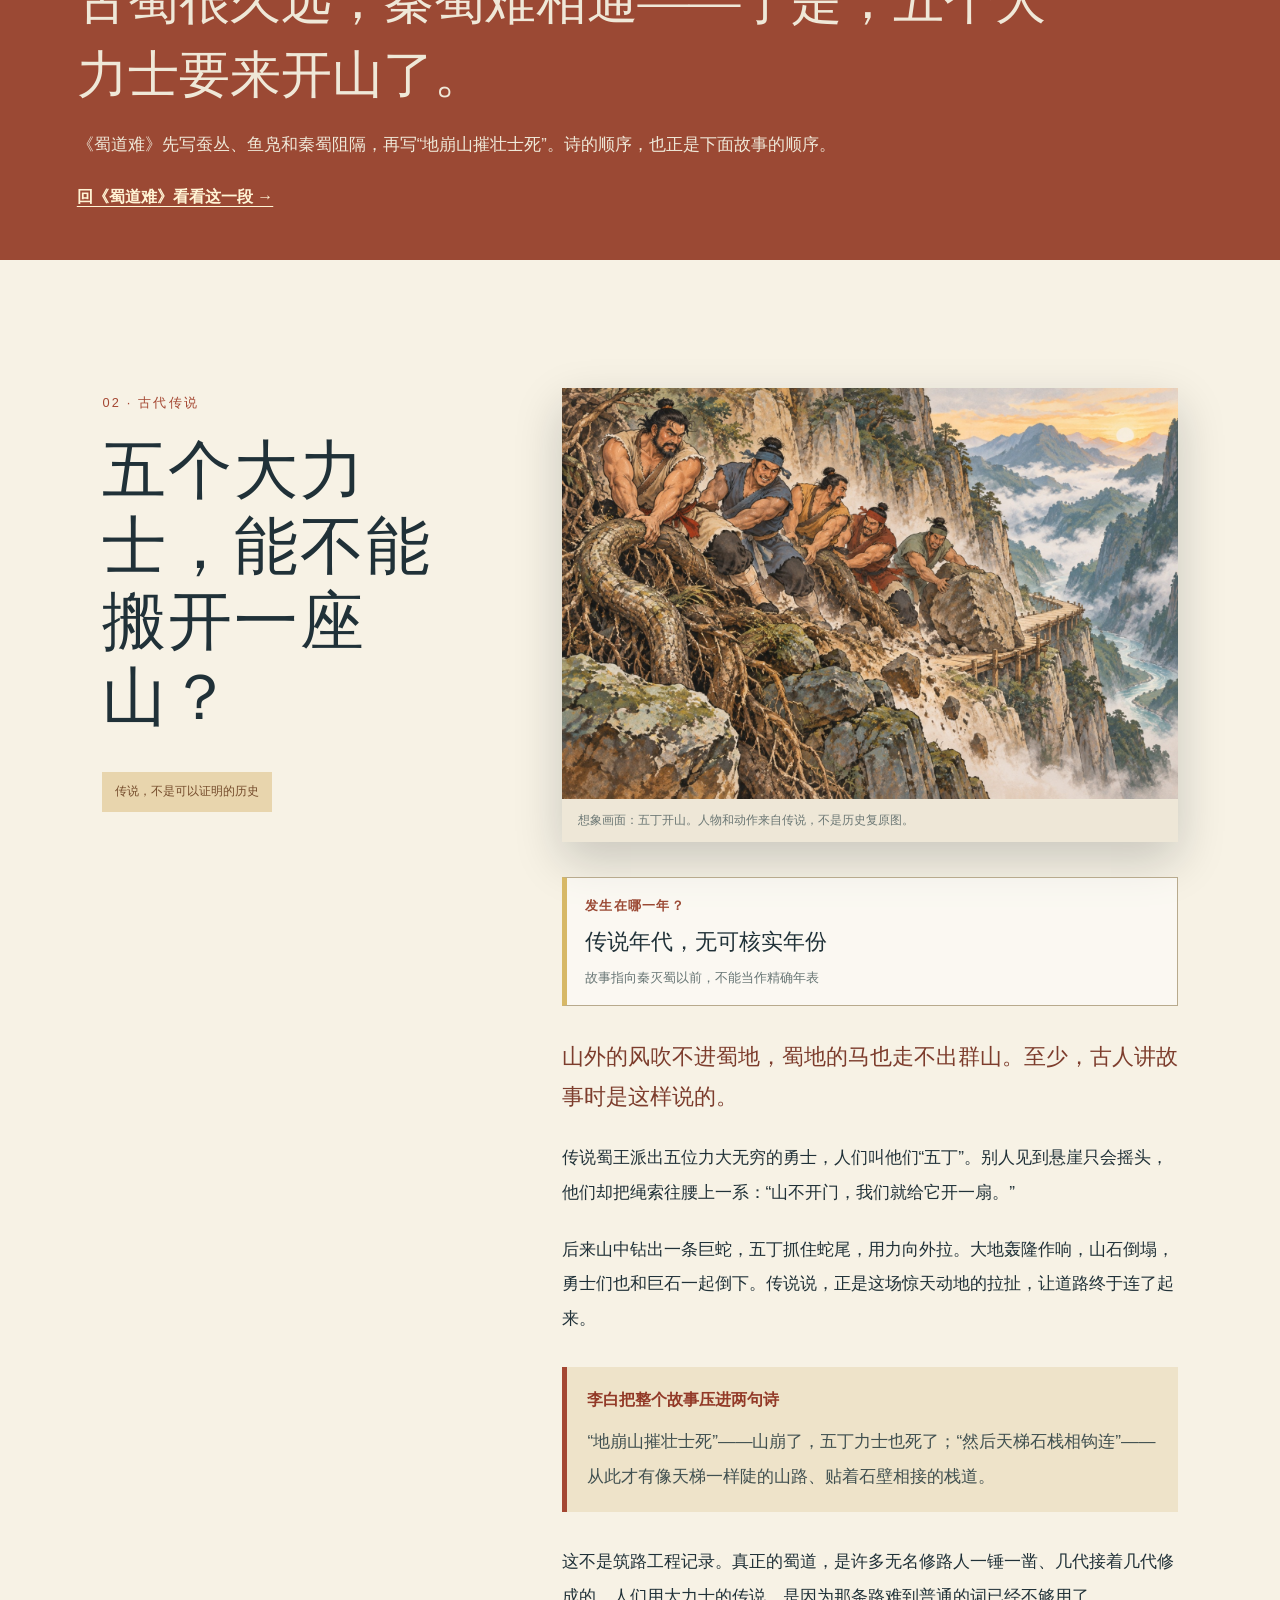
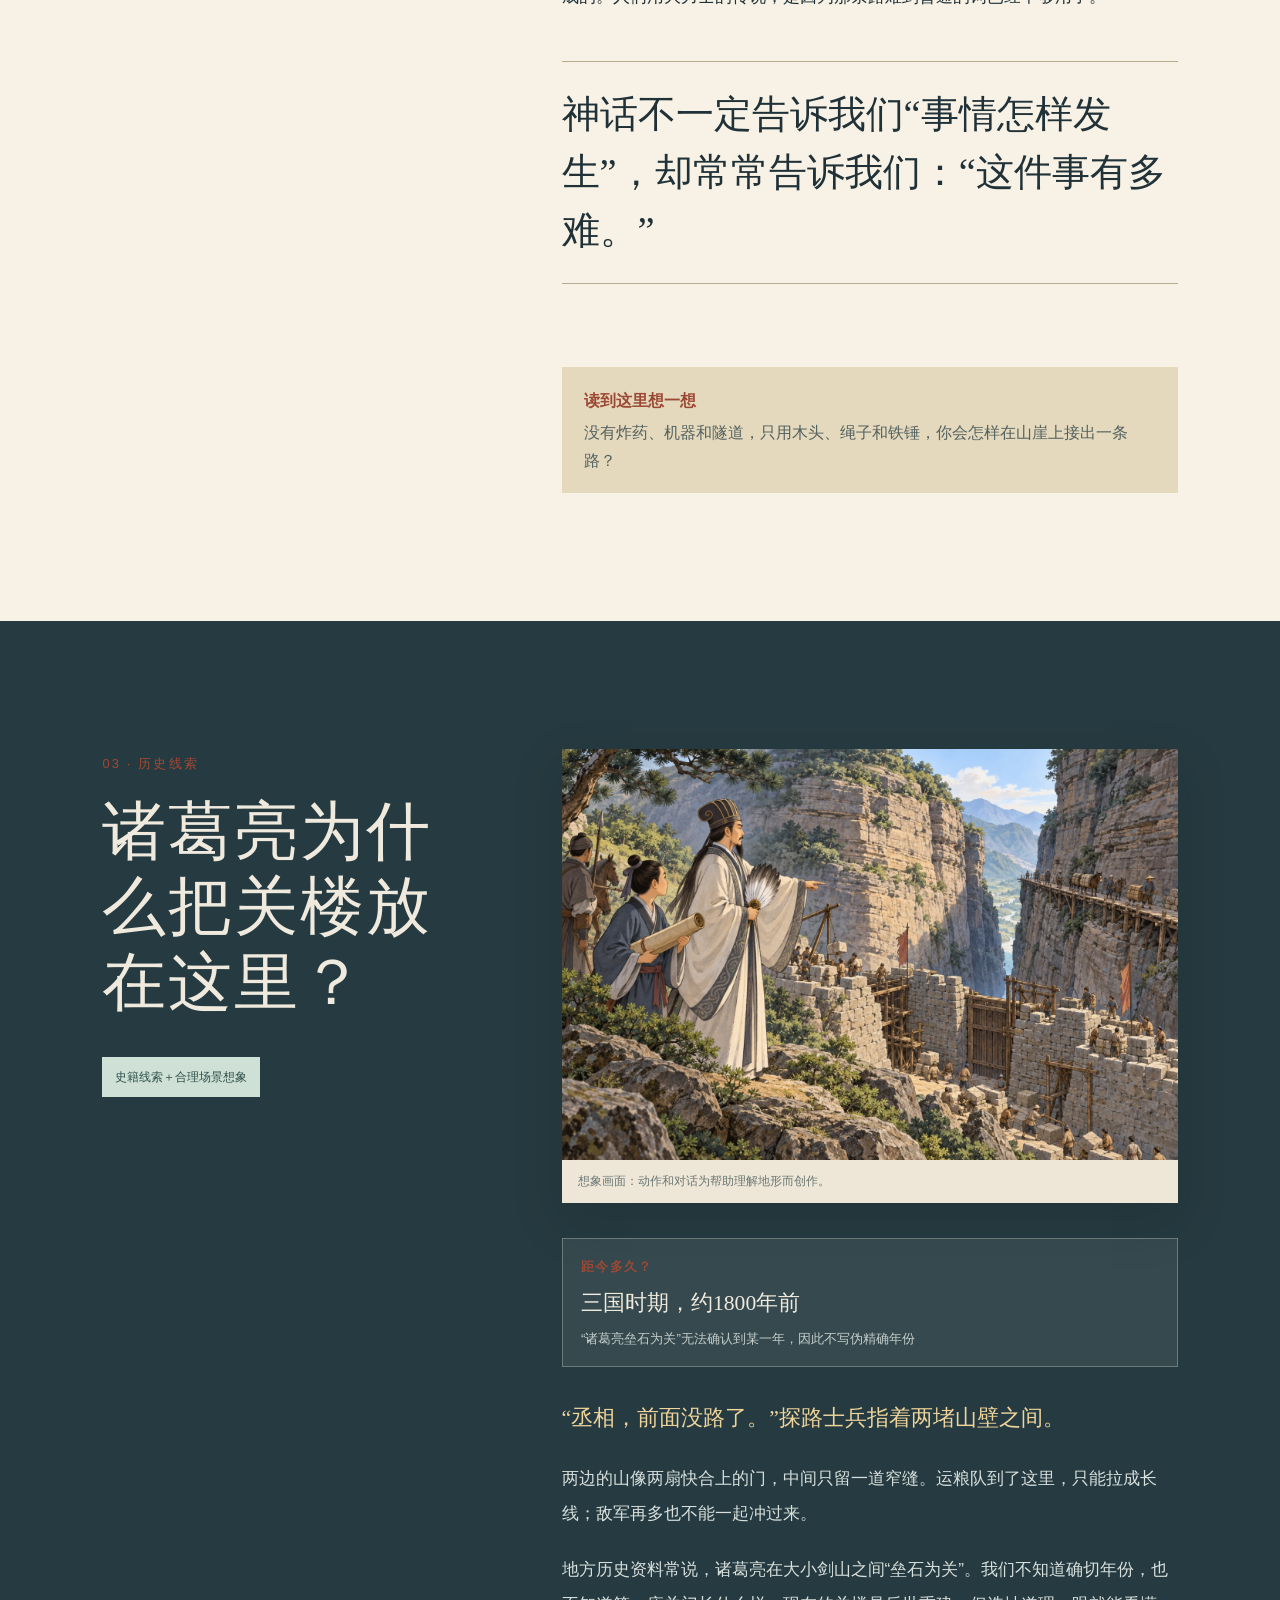
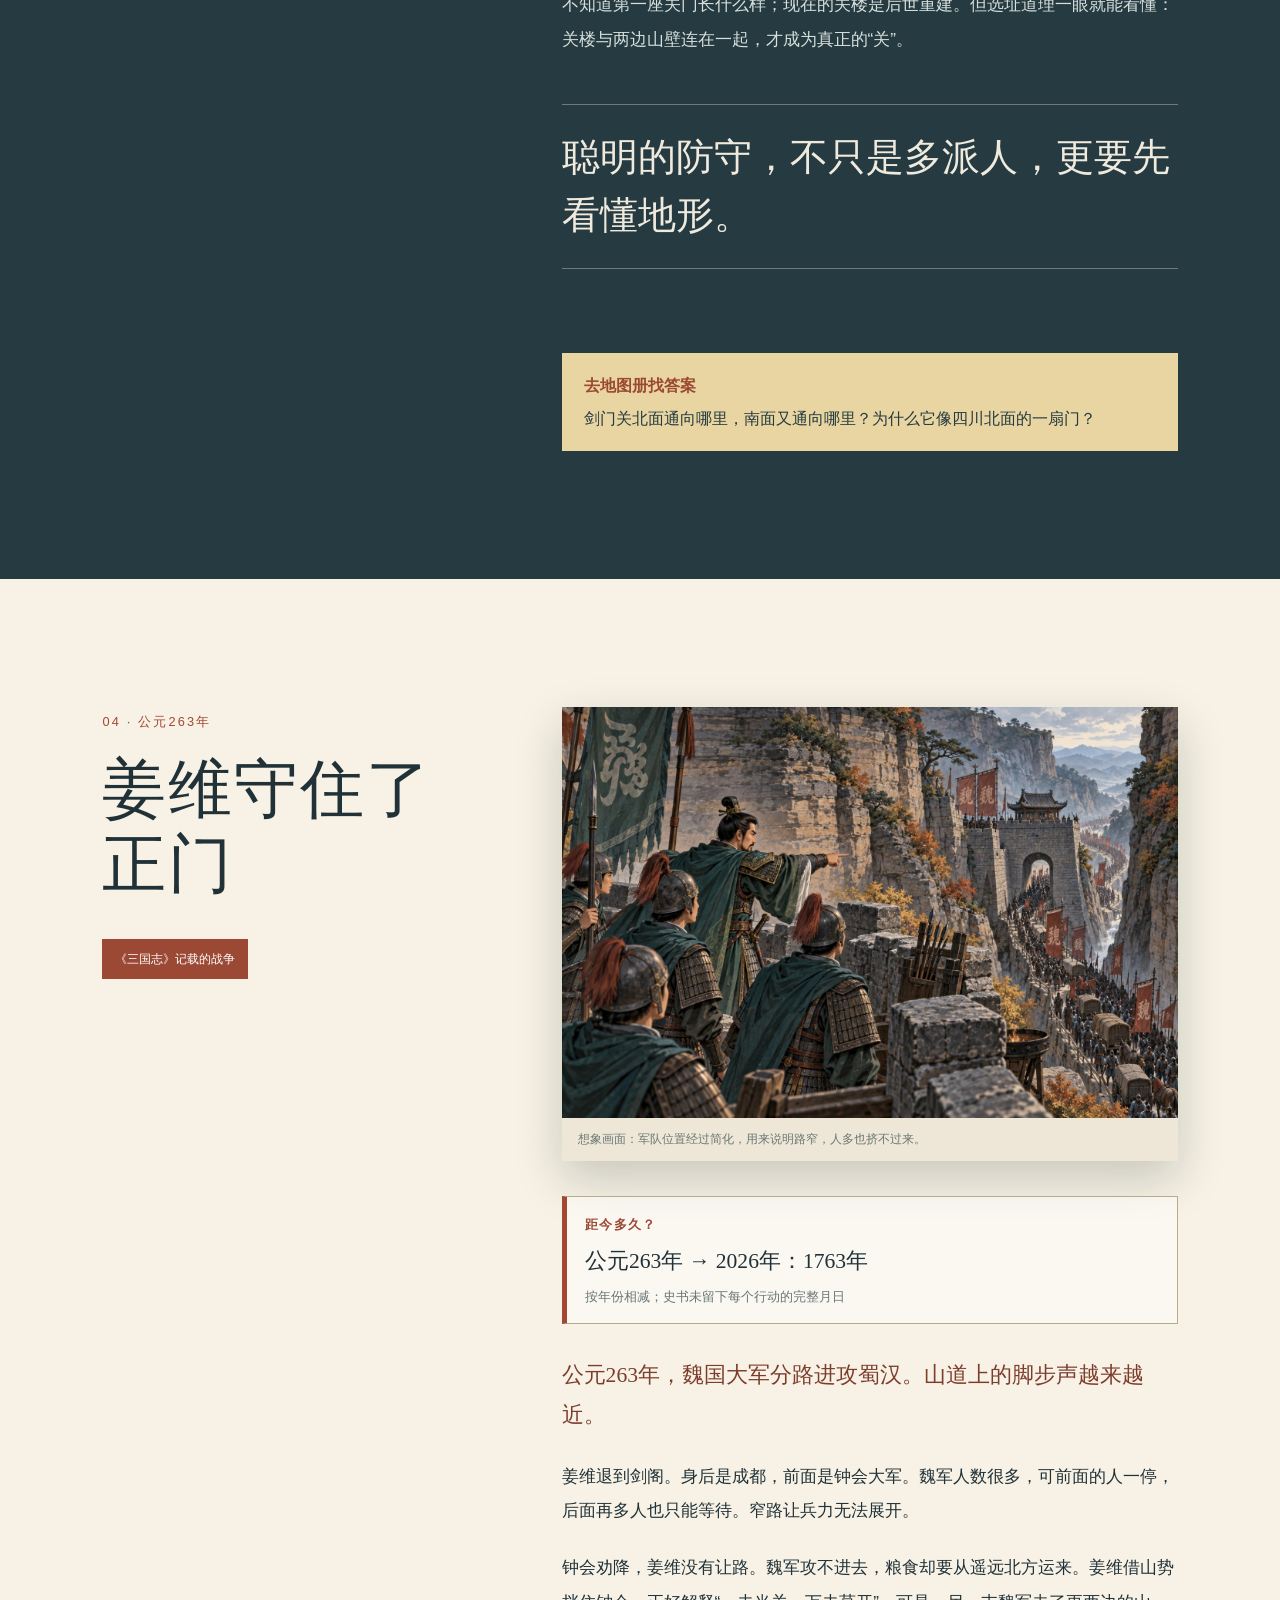
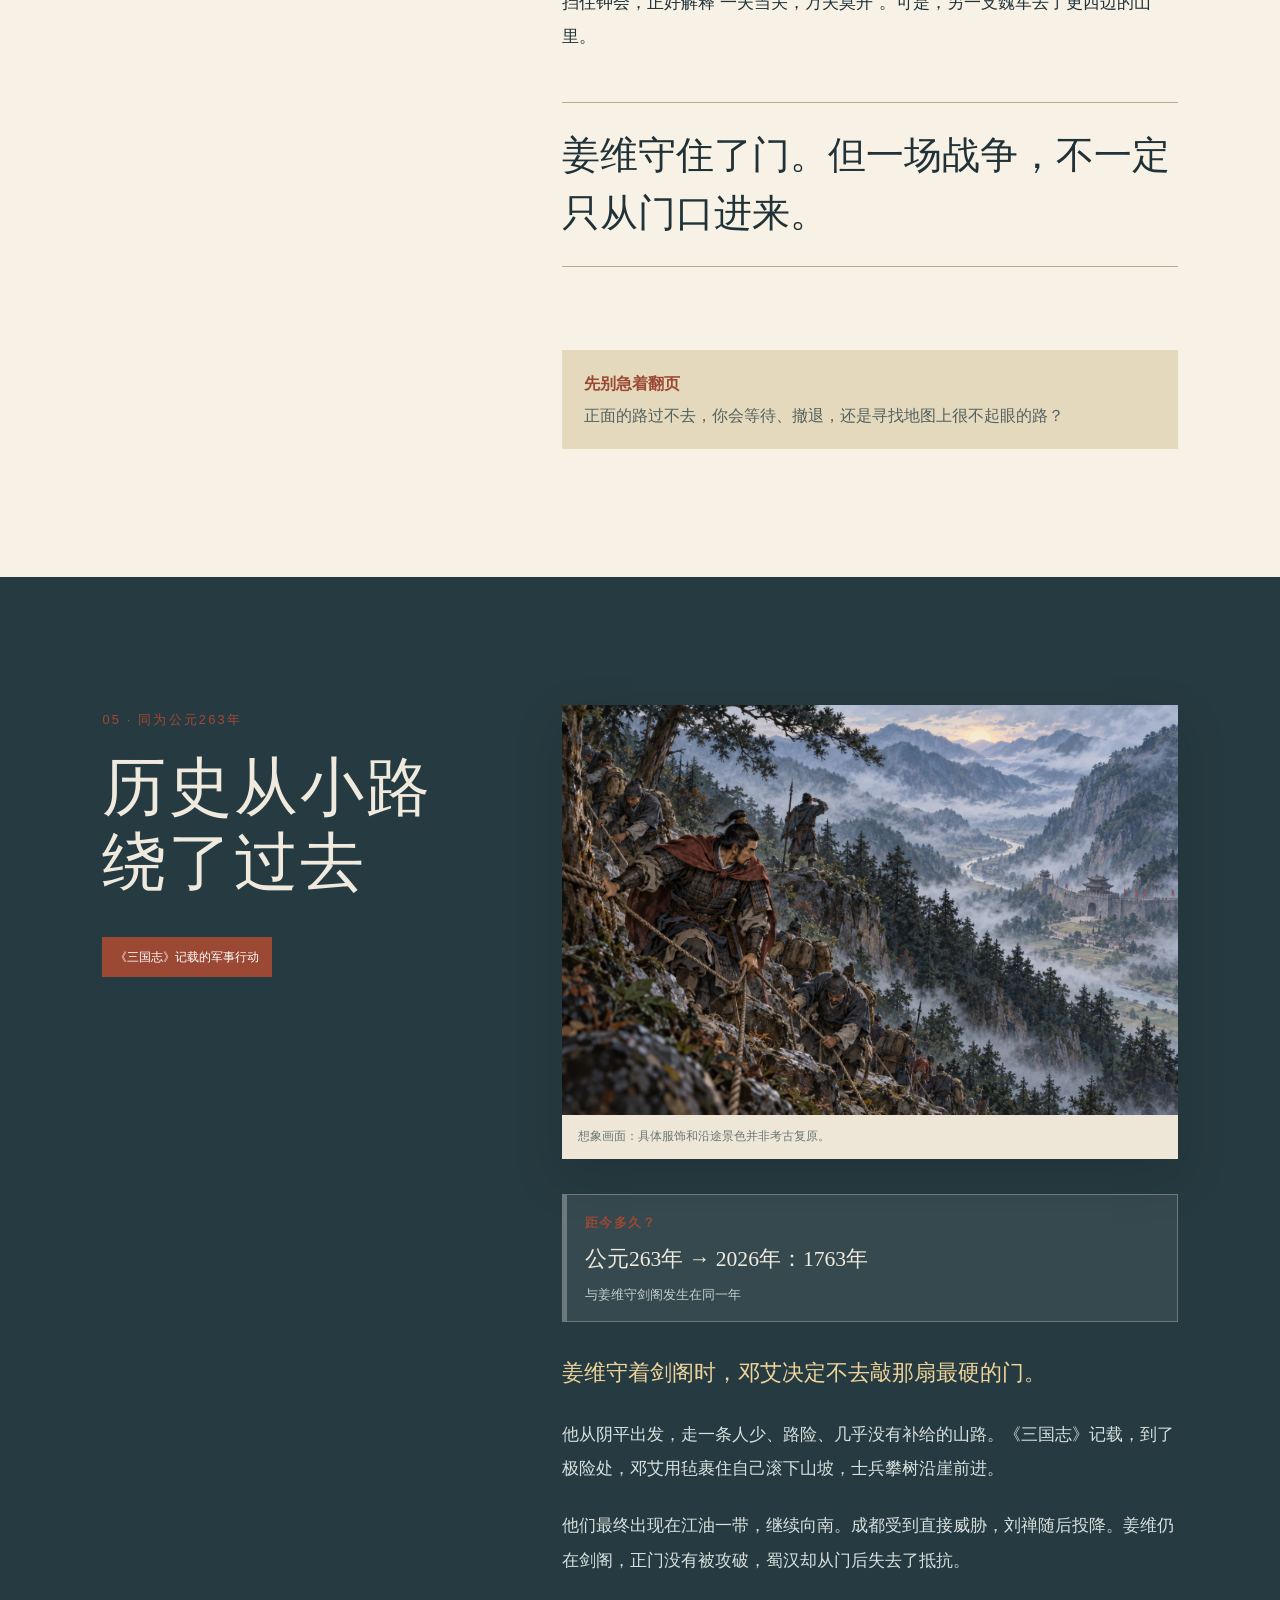
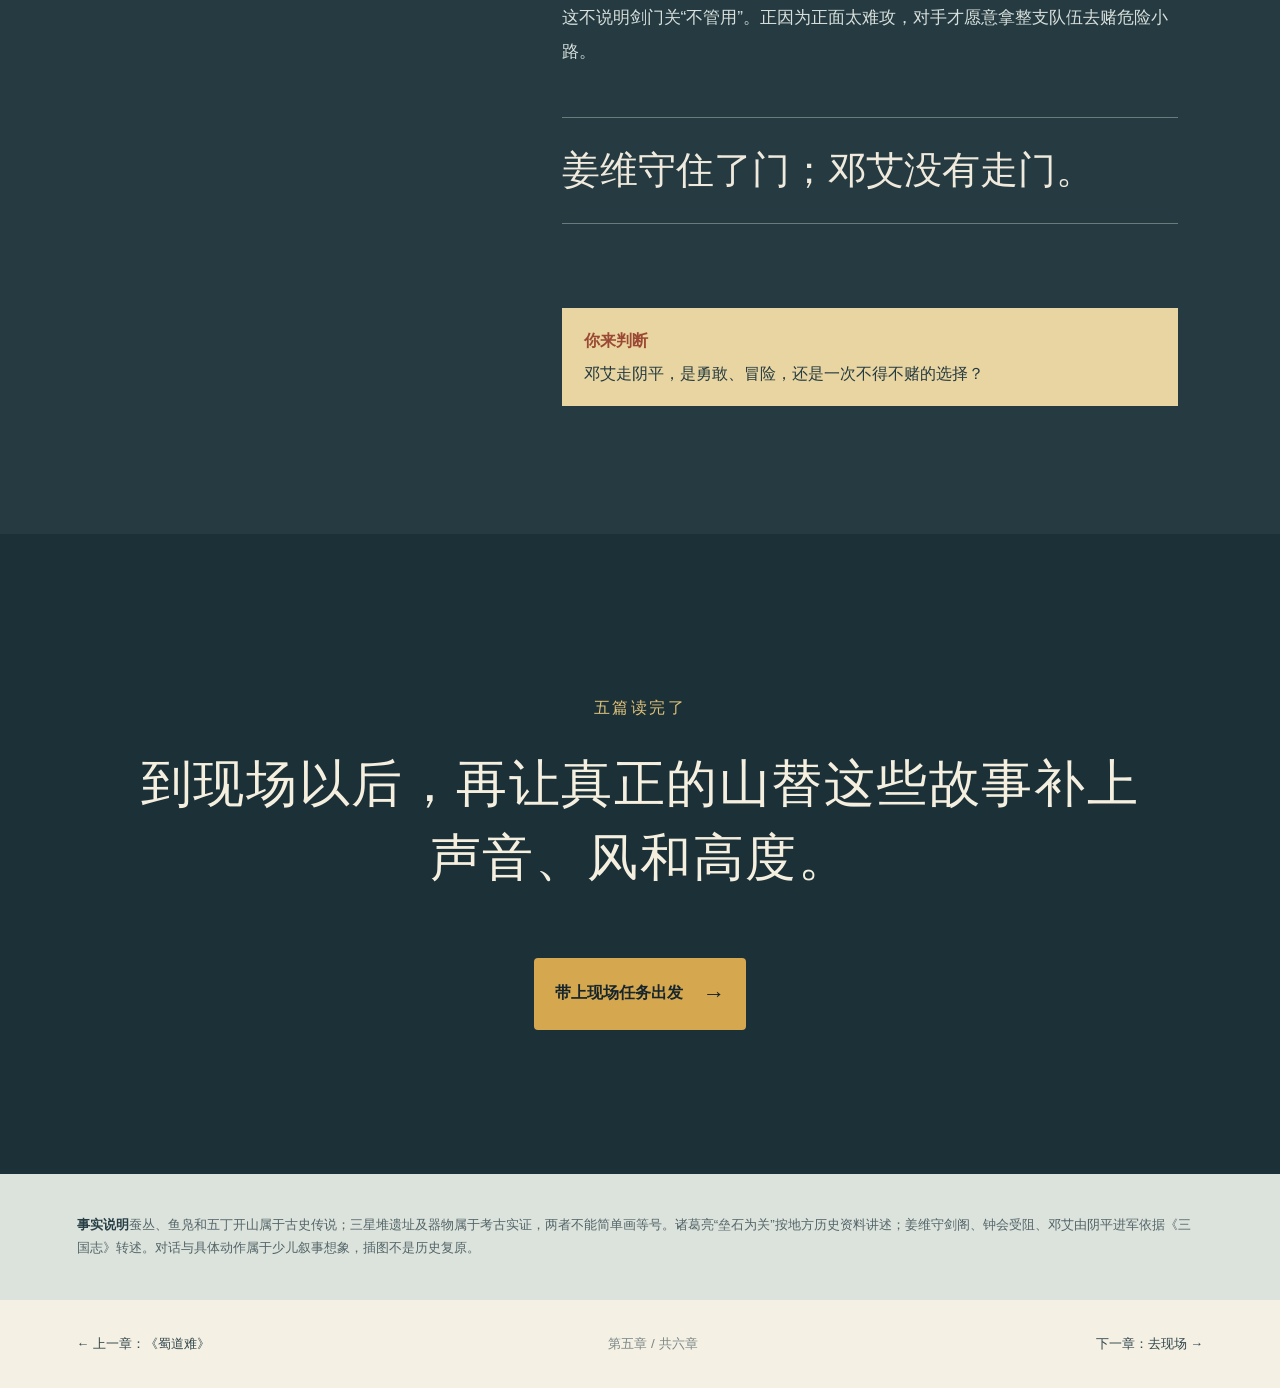
<file: stories.html>
<!doctype html>
<html lang="zh-CN">
<head>
  <meta charset="utf-8"><meta name="viewport" content="width=device-width,initial-scale=1"><meta name="theme-color" content="#17252c">
  <meta name="description" content="写给小学三年级孩子的剑门关故事阁。"><title>故事阁｜剑门关里的传说与历史</title>
  <link rel="icon" href="assets/favicon.svg" type="image/svg+xml"><link rel="stylesheet" href="styles.css">
</head>
<body class="book-site stories-page">
<header class="book-nav"><a class="book-mark" href="index.html"><span>剑门</span>行前书</a><button class="nav-menu" type="button" aria-expanded="false" aria-controls="chapter-nav">章节</button><nav id="chapter-nav"><a href="index.html">目录</a><a href="map.html">地图册</a><a href="quotes.html">剑门佳句</a><a href="shudaonan.html">蜀道难</a><a class="current" href="stories.html">故事阁</a><a href="quest.html">去现场</a></nav></header>
<main>
  <section class="chapter-hero stories-hero"><div><p>第五章 · 故事阁</p><h1>这道山门，<br>听过许多脚步声</h1><p>先认识山里那个神秘的古蜀国，再听开路、设关、守关与绕路的故事。传说、考古和历史，我们分开来讲。</p></div></section>
  <section class="story-index" aria-label="故事目录">
    <a href="#ancient-shu"><b>古蜀＋考古</b><span>蚕丛与鱼凫</span><small>三星堆从哪里走进诗里</small></a>
    <a href="#wuding"><b>传说</b><span>五丁开山</span><small>一条路是怎样被想象出来的</small></a>
    <a href="#kongming"><b>历史线索</b><span>诸葛亮设关</span><small>为什么偏偏选在这里</small></a>
    <a href="#jiangwei"><b>公元263年</b><span>姜维守剑阁</span><small>人数少，怎样挡住人数多</small></a>
    <a href="#dengai"><b>公元263年</b><span>邓艾绕阴平</span><small>正门难破，还有没有别的路</small></a>
  </section>

  <article class="story-chapter dark-story" id="ancient-shu">
    <div class="story-title"><span>01 · 古蜀与考古</span><h2>在蜀道打开以前，山里面已经有一个国家</h2><p class="story-label evidence">传说名字＋考古实证</p></div>
    <figure class="story-illustration"><img src="assets/story-ancient-shu.jpg" loading="lazy" alt="少儿漫画风格的古蜀生活想象图：养蚕、捕鱼、河流、古城和青铜神树"><figcaption>想象画面：古蜀人的生活与祭祀。参考三星堆器物的气质创作，不是考古现场复原。</figcaption></figure>
    <div class="story-body">
      <div class="story-time"><b>有多早？</b><span>三星堆主体遗存约距今4100—3100年</span><small>蚕丛、鱼凫属于古史传说，无法确定个人生活的准确年份</small></div>
      <p class="story-opening">“蚕丛及鱼凫，开国何茫然。”李白一开口，就把我们带到了文字记录还很模糊的古蜀。</p>
      <p>古书说，蚕丛、柏灌、鱼凫是很早以前的蜀王。蚕丛的名字让人想到养蚕，鱼凫的名字让人想到捕鱼和水鸟。可他们生活在哪一年、长什么样，后人已经说不清了。所以李白写“何茫然”——不是说古蜀什么都没有，而是年代太远，记载像山雾一样朦胧。</p>
      <p>直到考古学家在广汉发现三星堆，我们才看见古蜀留下的另一种“文字”：青铜人像、纵目面具、金面具、青铜神树、象牙和玉器。它们证明，中原的夏商时代，成都平原已经有一个城市、手工业和礼仪都很发达的古蜀文明。</p>
      <p>学者常把三星堆文化与蚕丛、柏灌、鱼凫时代联系起来。但我们不能指着一件面具就说“这一定是蚕丛”，也不能把金杖上的鱼鸟直接认作鱼凫本人。传说给了我们名字，考古给了我们真实的城市和器物，中间还有许多谜。</p>
      <p>山外秦地和山里蜀地并非完全没有交流，不过高山让往来非常艰难。李白于是把漫长的阻隔写得极其夸张：“尔来四万八千岁，不与秦塞通人烟。”</p>
      <blockquote>山路还没有打开，文明早已在山里面生长。</blockquote>
    </div>
    <aside class="story-question"><b>留给以后的旅行</b>以后我们专门去一次三星堆，找青铜神树、纵目面具和金杖。看看考古回答了什么，又留下了什么谜。</aside>
  </article>

  <aside class="poem-bridge"><span>李白接下来写了什么？</span><h3>古蜀很久远，秦蜀难相通——于是，五个大力士要来开山了。</h3><p>《蜀道难》先写蚕丛、鱼凫和秦蜀阻隔，再写“地崩山摧壮士死”。诗的顺序，也正是下面故事的顺序。</p><a href="shudaonan.html">回《蜀道难》看看这一段 →</a></aside>

  <article class="story-chapter" id="wuding">
    <div class="story-title"><span>02 · 古代传说</span><h2>五个大力士，能不能搬开一座山？</h2><p class="story-label legend">传说，不是可以证明的历史</p></div>
    <figure class="story-illustration"><img src="assets/story-wuding.jpg" loading="lazy" alt="少儿漫画风格的五丁开山传说"><figcaption>想象画面：五丁开山。人物和动作来自传说，不是历史复原图。</figcaption></figure>
    <div class="story-body">
      <div class="story-time legend-time"><b>发生在哪一年？</b><span>传说年代，无可核实年份</span><small>故事指向秦灭蜀以前，不能当作精确年表</small></div>
      <p class="story-opening">山外的风吹不进蜀地，蜀地的马也走不出群山。至少，古人讲故事时是这样说的。</p>
      <p>传说蜀王派出五位力大无穷的勇士，人们叫他们“五丁”。别人见到悬崖只会摇头，他们却把绳索往腰上一系：“山不开门，我们就给它开一扇。”</p>
      <p>后来山中钻出一条巨蛇，五丁抓住蛇尾，用力向外拉。大地轰隆作响，山石倒塌，勇士们也和巨石一起倒下。传说说，正是这场惊天动地的拉扯，让道路终于连了起来。</p>
      <div class="verse-link"><b>李白把整个故事压进两句诗</b><p>“地崩山摧壮士死”——山崩了，五丁力士也死了；“然后天梯石栈相钩连”——从此才有像天梯一样陡的山路、贴着石壁相接的栈道。</p></div>
      <p>这不是筑路工程记录。真正的蜀道，是许多无名修路人一锤一凿、几代接着几代修成的。人们用大力士的传说，是因为那条路难到普通的词已经不够用了。</p>
      <blockquote>神话不一定告诉我们“事情怎样发生”，却常常告诉我们：“这件事有多难。”</blockquote>
    </div>
    <aside class="story-question"><b>读到这里想一想</b>没有炸药、机器和隧道，只用木头、绳子和铁锤，你会怎样在山崖上接出一条路？</aside>
  </article>

  <article class="story-chapter dark-story" id="kongming">
    <div class="story-title"><span>03 · 历史线索</span><h2>诸葛亮为什么把关楼放在这里？</h2><p class="story-label evidence">史籍线索＋合理场景想象</p></div>
    <figure class="story-illustration"><img src="assets/story-kongming.jpg" loading="lazy" alt="少儿漫画风格的诸葛亮察看剑门山势"><figcaption>想象画面：动作和对话为帮助理解地形而创作。</figcaption></figure>
    <div class="story-body">
      <div class="story-time"><b>距今多久？</b><span>三国时期，约1800年前</span><small>“诸葛亮垒石为关”无法确认到某一年，因此不写伪精确年份</small></div>
      <p class="story-opening">“丞相，前面没路了。”探路士兵指着两堵山壁之间。</p>
      <p>两边的山像两扇快合上的门，中间只留一道窄缝。运粮队到了这里，只能拉成长线；敌军再多也不能一起冲过来。</p>
      <p>地方历史资料常说，诸葛亮在大小剑山之间“垒石为关”。我们不知道确切年份，也不知道第一座关门长什么样；现在的关楼是后世重建。但选址道理一眼就能看懂：关楼与两边山壁连在一起，才成为真正的“关”。</p>
      <blockquote>聪明的防守，不只是多派人，更要先看懂地形。</blockquote>
    </div>
    <aside class="story-question"><b>去地图册找答案</b>剑门关北面通向哪里，南面又通向哪里？为什么它像四川北面的一扇门？</aside>
  </article>

  <article class="story-chapter" id="jiangwei">
    <div class="story-title"><span>04 · 公元263年</span><h2>姜维守住了正门</h2><p class="story-label history">《三国志》记载的战争</p></div>
    <figure class="story-illustration"><img src="assets/story-jiangwei.jpg" loading="lazy" alt="少儿漫画风格的姜维利用狭窄山道抵挡魏军"><figcaption>想象画面：军队位置经过简化，用来说明路窄，人多也挤不过来。</figcaption></figure>
    <div class="story-body">
      <div class="story-time exact-time"><b>距今多久？</b><span>公元263年 → 2026年：1763年</span><small>按年份相减；史书未留下每个行动的完整月日</small></div>
      <p class="story-opening">公元263年，魏国大军分路进攻蜀汉。山道上的脚步声越来越近。</p>
      <p>姜维退到剑阁。身后是成都，前面是钟会大军。魏军人数很多，可前面的人一停，后面再多人也只能等待。窄路让兵力无法展开。</p>
      <p>钟会劝降，姜维没有让路。魏军攻不进去，粮食却要从遥远北方运来。姜维借山势挡住钟会，正好解释“一夫当关，万夫莫开”。可是，另一支魏军去了更西边的山里。</p>
      <blockquote>姜维守住了门。但一场战争，不一定只从门口进来。</blockquote>
    </div>
    <aside class="story-question"><b>先别急着翻页</b>正面的路过不去，你会等待、撤退，还是寻找地图上很不起眼的路？</aside>
  </article>

  <article class="story-chapter dark-story" id="dengai">
    <div class="story-title"><span>05 · 同为公元263年</span><h2>历史从小路绕了过去</h2><p class="story-label history">《三国志》记载的军事行动</p></div>
    <figure class="story-illustration"><img src="assets/story-dengai.jpg" loading="lazy" alt="少儿漫画风格的邓艾军队用绳索穿越阴平险路"><figcaption>想象画面：具体服饰和沿途景色并非考古复原。</figcaption></figure>
    <div class="story-body">
      <div class="story-time exact-time"><b>距今多久？</b><span>公元263年 → 2026年：1763年</span><small>与姜维守剑阁发生在同一年</small></div>
      <p class="story-opening">姜维守着剑阁时，邓艾决定不去敲那扇最硬的门。</p>
      <p>他从阴平出发，走一条人少、路险、几乎没有补给的山路。《三国志》记载，到了极险处，邓艾用毡裹住自己滚下山坡，士兵攀树沿崖前进。</p>
      <p>他们最终出现在江油一带，继续向南。成都受到直接威胁，刘禅随后投降。姜维仍在剑阁，正门没有被攻破，蜀汉却从门后失去了抵抗。</p>
      <p>这不说明剑门关“不管用”。正因为正面太难攻，对手才愿意拿整支队伍去赌危险小路。</p>
      <blockquote>姜维守住了门；邓艾没有走门。</blockquote>
    </div>
    <aside class="story-question"><b>你来判断</b>邓艾走阴平，是勇敢、冒险，还是一次不得不赌的选择？</aside>
  </article>

  <section class="answer-section"><p>五篇读完了</p><h2>到现场以后，再让真正的山替这些故事补上声音、风和高度。</h2><a class="read-next" href="quest.html">带上现场任务出发 <span>→</span></a></section>
  <aside class="source-strip"><b>事实说明</b><p>蚕丛、鱼凫和五丁开山属于古史传说；三星堆遗址及器物属于考古实证，两者不能简单画等号。诸葛亮“垒石为关”按地方历史资料讲述；姜维守剑阁、钟会受阻、邓艾由阴平进军依据《三国志》转述。对话与具体动作属于少儿叙事想象，插图不是历史复原。</p></aside>
</main>
<footer class="chapter-footer"><a href="shudaonan.html">← 上一章：《蜀道难》</a><span>第五章 / 共六章</span><a href="quest.html">下一章：去现场 →</a></footer><script src="book.js"></script>
</body></html>
</file>
<file: styles.css>
:root {
  --ink: #152229;
  --ink-soft: #30464e;
  --paper: #f3eee3;
  --paper-deep: #e7dece;
  --cinnabar: #a43d2f;
  --gold: #d7aa58;
  --mist: #d9e1df;
  --white: #fffdfa;
  --serif: "Songti SC", "STSong", "Noto Serif CJK SC", serif;
  --sans: "PingFang SC", "Microsoft YaHei", sans-serif;
}

/* 第二版：多章节数字童书 */
.book-site { background:#f4f0e4; color:#203138; }
.book-nav { position:sticky; top:0; z-index:30; min-height:68px; padding:0 5vw; display:flex; align-items:center; justify-content:space-between; background:rgba(19,35,42,.94); backdrop-filter:blur(12px); box-shadow:0 8px 28px rgba(8,20,24,.18); }
.book-mark { display:flex; align-items:center; gap:.65rem; color:#fff; text-decoration:none; font-family:serif; font-size:1.05rem; letter-spacing:.16em; }
.book-mark span { display:grid; place-items:center; width:42px; height:42px; border:1px solid #d5b269; color:#f1d48e; line-height:1; writing-mode:vertical-rl; letter-spacing:.05em; }
.book-nav nav { display:flex; gap:.3rem; }
.book-nav nav a { color:#dce5e3; text-decoration:none; padding:.72rem .86rem; border-radius:999px; font-size:.91rem; }
.book-nav nav a:hover,.book-nav nav a.current { color:#17252c; background:#efd695; }
.nav-menu { display:none; color:#fff; border:1px solid #7e9293; background:transparent; border-radius:999px; padding:.55rem .9rem; }
.cover { position:relative; min-height:660px; height:calc(100vh - 68px); overflow:hidden; display:flex; align-items:flex-end; }
.cover>img { position:absolute; inset:0; width:100%; height:100%; object-fit:cover; object-position:center; }
.cover-wash { position:absolute; inset:0; background:linear-gradient(90deg,rgba(8,20,25,.78) 0%,rgba(8,20,25,.38) 48%,rgba(8,20,25,.08) 75%),linear-gradient(0deg,rgba(8,20,25,.58),transparent 50%); }
.cover-copy { position:relative; z-index:2; width:min(680px,88vw); margin:0 0 11vh 8vw; color:#fff; }
.book-label { color:#f1d48e; font-size:.9rem; letter-spacing:.24em; }
.cover h1 { margin:.35rem 0 1rem; font-family:serif; font-size:clamp(3.5rem,8vw,7.5rem); font-weight:500; letter-spacing:.05em; line-height:1; }
.cover-copy>p:not(.book-label) { max-width:590px; font-size:clamp(1.06rem,2vw,1.35rem); line-height:1.8; color:#eef2ef; }
.read-next { display:inline-flex; align-items:center; gap:1.2rem; margin-top:1.4rem; padding:1rem 1.35rem; border-radius:4px; background:#d5a84f; color:#17252c; text-decoration:none; font-weight:700; }
.read-next span { font-size:1.4rem; transition:transform .2s; }.read-next:hover span{transform:translateX(5px)}
.trip-date { position:absolute; z-index:2; right:6vw; bottom:7vh; width:128px; height:128px; display:flex; flex-direction:column; justify-content:center; align-items:center; background:rgba(244,240,228,.9); color:#22343b; border-radius:50%; box-shadow:0 12px 35px rgba(0,0,0,.22); transform:rotate(3deg); }
.trip-date b { font-family:serif; font-size:1.35rem; }.trip-date span{font-size:.75rem;margin-top:.3rem}
.reading-table { padding:8rem 6vw; max-width:1440px; margin:auto; }
.section-heading { display:grid; grid-template-columns:150px minmax(300px,760px); gap:.5rem 2rem; align-items:start; margin-bottom:3rem; }
.section-heading>p { grid-row:1/3; margin:0; color:#a44631; letter-spacing:.2em; font-size:.86rem; }
.section-heading h2 { margin:0; font-family:serif; font-size:clamp(2rem,4vw,3.7rem); font-weight:500; line-height:1.2; }
.section-heading span { color:#667478; font-size:1rem; }
.chapter-shelf { display:grid; grid-template-columns:repeat(3,1fr); gap:1.2rem; }
.chapter-card { position:relative; min-height:310px; padding:1.6rem; overflow:hidden; display:flex; flex-direction:column; justify-content:flex-end; text-decoration:none; color:#203138; background:#fffdf6; border:1px solid #d9d2c0; box-shadow:0 12px 30px rgba(40,45,38,.06); transition:transform .2s,box-shadow .2s; }
.chapter-card:hover { transform:translateY(-5px); box-shadow:0 18px 42px rgba(40,45,38,.12); }
.chapter-day { position:absolute; top:1.3rem; left:1.4rem; font-size:.78rem; color:#8d6750; letter-spacing:.12em; }
.card-symbol { position:absolute; right:-.15em; top:-.22em; color:#dce3d8; font-family:serif; font-size:10rem; line-height:1; }
.chapter-card p { margin:0 0 .55rem; color:#a44631; font-size:.82rem; letter-spacing:.15em; }
.chapter-card h3 { position:relative; margin:0 0 .9rem; font-family:serif; font-size:1.65rem; font-weight:500; line-height:1.35; }
.chapter-card small { color:#6b7778; font-size:.88rem; }
.feature-card { color:#f5efe0; background:#263d43; border-color:#263d43; }.feature-card .card-symbol{color:#354e54}.feature-card small{color:#c6d1cf}.feature-card p{color:#efd695}
.quest-card { background:#d6e1dc; }.map-card{background:#e9dfc4}
.family-note { padding:8rem 6vw; text-align:center; color:#f5efe0; background:#20343a; }
.family-note p { color:#d8ba73; letter-spacing:.22em; }.family-note blockquote{max-width:900px;margin:1.6rem auto 0;font-family:serif;font-size:clamp(1.7rem,4vw,3.6rem);line-height:1.45}
.book-footer { display:flex; justify-content:space-between; gap:1rem; padding:2rem 6vw; color:#687475; background:#f4f0e4; font-size:.84rem; }.book-footer a{color:inherit}
@media (max-width:850px){
  .book-nav{min-height:62px}.nav-menu{display:block}.book-nav nav{display:none;position:absolute;top:62px;left:0;right:0;padding:1rem;flex-direction:column;background:#17252c}.book-nav nav.open{display:flex}.book-nav nav a{border-radius:4px}
  .cover{height:auto;min-height:680px}.cover-copy{margin:0 6vw 7rem}.trip-date{right:5vw;bottom:1.7rem;width:105px;height:105px}
  .section-heading{grid-template-columns:1fr}.section-heading>p{grid-row:auto}.chapter-shelf{grid-template-columns:1fr}.chapter-card{min-height:250px}.reading-table{padding:5rem 5vw}.book-footer{flex-direction:column}
}

/* 地图册 */
.chapter-page main{overflow:hidden}.chapter-hero{min-height:470px;padding:7rem 8vw 5rem;display:flex;justify-content:space-between;align-items:flex-end;color:#f5efe0;background:#20343a}.chapter-hero>div{max-width:760px}.chapter-hero p:first-child,.map-level{color:#e4c77f;letter-spacing:.2em;font-size:.82rem}.chapter-hero h1{margin:.8rem 0 1.4rem;font-family:serif;font-size:clamp(3.2rem,7vw,6.8rem);font-weight:500;line-height:1.05}.chapter-hero>div>p:last-child{max-width:670px;color:#dce5e1;font-size:1.12rem;line-height:1.9}.zoom-steps{margin:0;padding:0;list-style:none}.zoom-steps li{position:relative;padding:.7rem 0 .7rem 2.4rem;color:#9eb0ad}.zoom-steps li:before{content:"";position:absolute;left:.3rem;top:50%;width:8px;height:8px;border:1px solid #c6d2cf;border-radius:50%;transform:translateY(-50%)}.zoom-steps li:not(:last-child):after{content:"";position:absolute;left:.55rem;top:70%;height:60%;border-left:1px solid #657b7a}.zoom-steps li.active{color:#efd695;font-weight:700}.zoom-steps li.active:before{background:#efd695;border-color:#efd695}
.map-spread{min-height:650px;padding:7rem 7vw;display:grid;grid-template-columns:minmax(300px,.8fr) minmax(420px,1.2fr);gap:6vw;align-items:center}.spread-copy h2{margin:.7rem 0 1.5rem;font-family:serif;font-size:clamp(2.3rem,4.8vw,4.5rem);font-weight:500;line-height:1.18}.spread-copy>p{font-size:1.06rem;line-height:1.95;color:#4d5f63}.kid-note{padding:1rem 1.2rem;border-left:4px solid #bd7c4c;background:#eee4cd;color:#293b40!important}.locator-diagram{position:relative;min-height:480px;padding:2rem;background:#263d43;box-shadow:18px 18px 0 #d2c39e;overflow:hidden}.region{position:absolute;display:grid;place-items:center;border:1px solid rgba(255,255,255,.25);color:#cbd8d5;font-size:.82rem}.region.north{left:17%;top:10%;width:58%;height:29%;transform:skew(-7deg);background:#496068}.region.east{right:7%;top:28%;width:34%;height:45%;transform:skewY(8deg);background:#3d565c}.region.southwest{left:12%;bottom:13%;width:50%;height:44%;transform:skewY(-5deg);background:#7b8068}.sichuan-chip{display:flex;flex-direction:column;justify-content:center;align-items:center;width:120px;height:90px;border-radius:50% 45% 52% 42%;color:#20343a;background:#efd695;box-shadow:0 12px 25px rgba(0,0,0,.2);font-family:serif;font-size:1.55rem;transform:skewY(5deg)}.sichuan-chip small{font-family:sans-serif;font-size:.68rem}.locator-diagram>p{position:absolute;right:1rem;bottom:.7rem;color:#aebebb;text-align:right;font-size:.75rem}.compass{position:absolute;z-index:4;left:1rem;top:1rem;color:#efd695}.compass i{display:block;height:45px;margin:.2rem 0 .2rem .5rem;border-left:1px solid #efd695}.compass span{font-size:.7rem}
.basin-spread{background:#dce3dd;grid-template-columns:1.15fr .85fr}.terrain-stage{position:relative;min-height:500px;perspective:900px}.ridge{position:absolute;left:4%;right:4%;height:170px;clip-path:polygon(0 75%,8% 46%,18% 61%,29% 20%,41% 55%,51% 27%,65% 67%,76% 31%,87% 58%,100% 40%,100% 100%,0 100%);transform:rotateX(58deg);transform-origin:bottom;box-shadow:0 -3px 0 rgba(255,255,255,.25)}.ridge span{position:absolute;right:12%;bottom:18%;font-size:.8rem}.ridge-back{top:30px;background:#829296;color:#fff}.ridge-mid{top:120px;background:#647c78;color:#fff}.ridge-front{top:220px;background:#aa805e;color:#fff}.gate-notch{position:absolute;left:51%;bottom:5%;padding:.45rem .65rem;color:#263d43;background:#efd695;font-size:.74rem}.basin-floor{position:absolute;left:8%;right:8%;bottom:0;height:150px;transform:rotateX(58deg);transform-origin:top;background:linear-gradient(150deg,#99aa7c,#d7bd77);box-shadow:0 20px 35px rgba(55,72,66,.16)}.city{position:absolute;padding:.35rem .55rem;border-radius:999px;color:#fff;background:#a44732;font-size:.72rem}.guangyuan{left:53%;top:8%}.chengdu{left:48%;bottom:12%}.road-line{position:absolute;left:55%;top:14%;width:3px;height:73%;background:#f5ecd1;transform:rotate(5deg);box-shadow:0 0 0 1px rgba(80,60,40,.1)}
.route-section{padding:8rem 6vw;background:#faf7ed}.route-scroll{display:flex;align-items:center;justify-content:center;max-width:1200px;margin:5rem auto 2rem}.route-stop{width:128px;text-align:center}.route-stop b{display:grid;place-items:center;width:94px;height:94px;margin:auto;border:1px solid #889895;border-radius:50%;font-family:serif;font-size:1.28rem;background:#fff}.route-stop small{display:block;margin-top:.8rem;color:#71807e}.route-stop.key b{color:#fff;background:#a44732;border-color:#a44732;box-shadow:0 0 0 12px #ead8c4}.route-scroll>i{flex:1;max-width:100px;border-top:2px dotted #80908d}.route-scroll>i.danger{border-color:#a44732}.route-caveat{max-width:760px;margin:auto;text-align:center;color:#7a8786;font-size:.82rem}
.gate-spread{background:#eee6d3}.definition{display:grid;grid-template-columns:76px 1fr;gap:1rem;align-items:center;margin-top:2rem}.definition b{display:grid;place-items:center;width:76px;height:76px;border:1px solid #aa7650;font-family:serif;font-size:2.6rem;color:#a44732}.definition span{line-height:1.7}.gate-cutaway{position:relative;min-height:500px;background:linear-gradient(#a7bec0 0 38%,#d2b985 39%);overflow:hidden;box-shadow:15px 15px 0 #d0c19e}.cliff{position:absolute;bottom:0;width:47%;height:88%;background:repeating-linear-gradient(172deg,#8b6953 0 16px,#a27d5d 17px 32px,#765844 33px 38px)}.left-cliff{left:-4%;clip-path:polygon(0 0,85% 9%,100% 100%,0 100%)}.right-cliff{right:-4%;clip-path:polygon(15% 9%,100% 0,100% 100%,0 100%)}.pass-road{position:absolute;left:43%;bottom:0;width:14%;height:65%;background:#cfb783;clip-path:polygon(44% 0,58% 0,100% 100%,0 100%)}.tiny-gate{position:absolute;left:50%;bottom:21%;padding:.35rem .5rem;transform:translateX(-50%);color:#f5ecd8;background:#293d42;font-size:.72rem}.travellers{position:absolute;left:50%;bottom:8%;transform:translateX(-50%) rotate(90deg);color:#613f2b;letter-spacing:.2rem}.direction{position:absolute;z-index:3;top:1rem;padding:.3rem .5rem;background:rgba(245,239,224,.8);font-size:.73rem}.north-label{left:1rem}.south-label{right:1rem}
.answer-section{padding:9rem 8vw;text-align:center;color:#f5efe0;background:#1c3037}.answer-section>p{color:#dfc27b;letter-spacing:.15em}.answer-section h2{max-width:1000px;margin:1.5rem auto 2.5rem;font-family:serif;font-size:clamp(2rem,4vw,4rem);font-weight:500;line-height:1.45}.source-strip{padding:2.5rem 6vw;color:#536467;background:#dce3dd;font-size:.84rem;line-height:1.7}.source-strip b{color:#263d43}.source-strip p{display:inline}.source-strip a{margin-left:1rem;color:#7b4d34}.chapter-footer{display:flex;justify-content:space-between;padding:2rem 6vw;background:#f4f0e4}.chapter-footer a{color:#31464b;text-decoration:none}.chapter-footer span{color:#7b8787;font-size:.84rem}
@media(max-width:850px){.chapter-hero{min-height:500px;padding:5rem 6vw 3rem;display:block}.zoom-steps{display:flex;margin-top:2rem}.zoom-steps li{padding:.5rem 1rem .5rem 1.5rem}.zoom-steps li:not(:last-child):after{left:100%;top:50%;width:1rem;height:auto;border-top:1px solid #657b7a;border-left:0}.map-spread,.basin-spread{grid-template-columns:1fr;padding:5rem 5vw}.country-spread .locator-diagram{grid-row:2}.locator-diagram{min-height:390px}.terrain-stage{min-height:390px}.ridge{height:140px}.ridge-mid{top:95px}.ridge-front{top:175px}.basin-floor{height:120px}.route-scroll{justify-content:flex-start;overflow-x:auto;padding:1rem}.route-scroll>i{min-width:55px}.route-stop{min-width:105px}.route-stop b{width:76px;height:76px}.gate-cutaway{min-height:390px}.source-strip p{display:block}.source-strip a{display:block;margin:.45rem 0}.chapter-footer{gap:1rem;flex-wrap:wrap}.chapter-footer span{order:3;width:100%;text-align:center}}

.poem-book #story,.poem-book #home,.poem-book #quest,.poem-book .chapter.gate{display:none}.poem-book .poem-intro{margin-top:0}.poem-book .read-aloud{color:#f8f0d8;background:#a44732;border-color:#a44732}
.quotes-hero{background:linear-gradient(125deg,#394c50,#1b2e35)}.quote-gallery{padding:7rem 7vw;display:grid;grid-template-columns:repeat(2,minmax(0,1fr));gap:1.4rem;background:#ede7d8}.quote-sheet{position:relative;min-height:590px;padding:3.2rem;display:flex;flex-direction:column;color:#24363c;background:#fffdf5;border:1px solid #d3cab5;box-shadow:0 15px 30px rgba(40,45,38,.06)}.quote-no{position:absolute;right:2rem;top:1.4rem;color:#c9cfc7;font-family:serif;font-size:4.5rem}.quote-text{position:relative;margin:2.6rem 0 2rem;font-family:serif;font-size:clamp(2rem,3.6vw,3.8rem);line-height:1.45}.quote-meta{display:flex;flex-direction:column;gap:.35rem;padding-top:1.2rem;border-top:1px solid #c9c3b4}.quote-meta span{color:#7d8888;font-size:.82rem}.child-reading{font-size:1rem;line-height:1.9}.speak-quote{align-self:flex-start;margin-top:auto;padding:.75rem 1rem;border:1px solid #9f6848;color:#8f432e;background:transparent;cursor:pointer}.quote-sheet aside{margin-top:1.2rem;padding:1rem;background:#eee6d4;color:#5b6968;font-size:.88rem;line-height:1.7}.dark-sheet{color:#f1eddf;background:#294048}.dark-sheet .quote-no{color:#40595f}.dark-sheet .quote-meta span,.dark-sheet .child-reading{color:#d3ddda}.dark-sheet .speak-quote{color:#efd695;border-color:#efd695}.dark-sheet aside{color:#e9e2d0;background:#1e3238}.rain-sheet{background:linear-gradient(rgba(249,248,242,.92),rgba(224,232,227,.95))}.seal-sheet{background:#e4d1b0}.seal-sheet aside{background:#f2e6d1}
@media(max-width:850px){.quote-gallery{grid-template-columns:1fr;padding:4rem 5vw}.quote-sheet{min-height:520px;padding:2rem}.quote-text{margin-top:3rem}}

/* 使用权威原图的地图册 */
.real-map-spread,.road-map-section{padding:7rem 6vw;display:grid;grid-template-columns:minmax(280px,.65fr) minmax(520px,1.35fr);gap:5vw;align-items:center;background:#f5f1e5}.real-map-spread.reverse{background:#dfe6df}.map-reading>span,.photo-explain span{color:#a44732;font-size:.82rem;letter-spacing:.18em}.map-reading h2,.photo-explain h2{margin:.7rem 0 1.5rem;font-family:serif;font-size:clamp(2.4rem,4.8vw,4.6rem);font-weight:500;line-height:1.15}.map-reading p,.map-reading li,.photo-explain p{font-size:1.02rem;line-height:1.9;color:#4e6063}.map-reading ol{padding-left:1.4rem}.map-reading li{margin:.45rem 0}.source-map{margin:0;padding:1rem;background:#fff;box-shadow:0 15px 35px rgba(35,52,57,.14)}.source-map img{display:block;width:100%;height:auto}.source-map figcaption{padding:.9rem .3rem .15rem;color:#667574;font-size:.78rem;line-height:1.6}.road-map-section{grid-template-columns:minmax(320px,1fr) minmax(360px,.8fr);color:#edf2eb;background:#21363c}.road-map-section .map-reading p,.road-map-section .map-reading li{color:#d7e0de}.tall-map{max-width:620px}.finger-route{margin:2rem 0;display:flex;align-items:center;gap:.65rem;flex-wrap:wrap}.finger-route b{padding:.55rem .75rem;border:1px solid #7f9694;font-family:serif;font-size:1.08rem}.finger-route i{color:#dabc72;font-style:normal}.finger-route .key-place{color:#21363c;background:#efd695;border-color:#efd695}.road-map-section .kid-note{color:#263b40!important;background:#eee0bc}.photo-explain{min-height:700px;display:grid;grid-template-columns:1.25fr .75fr;align-items:stretch;background:#e9e1ce}.photo-explain img{width:100%;height:100%;object-fit:cover}.photo-explain>div{padding:7rem 5vw;align-self:center}.photo-explain p{max-width:570px}
@media(max-width:850px){.real-map-spread,.road-map-section,.photo-explain{grid-template-columns:1fr;padding:4.5rem 5vw}.real-map-spread.reverse .map-reading{grid-row:1}.real-map-spread.reverse .source-map{grid-row:2}.source-map{padding:.5rem;overflow:auto}.source-map a{display:block;min-width:720px}.road-map-section .source-map a{min-width:480px}.photo-explain{padding:0}.photo-explain img{max-height:480px}.photo-explain>div{padding:4rem 6vw}}

/* 故事阁 */
.stories-hero{background:linear-gradient(120deg,#4a2d25,#1d3137)}.story-index{padding:5rem 6vw;display:grid;grid-template-columns:repeat(4,1fr);gap:1rem;background:#e9e1d0}.story-index a{min-height:190px;padding:1.4rem;display:flex;flex-direction:column;justify-content:flex-end;color:#26383d;text-decoration:none;background:#fffaf0;border-top:4px solid #a44732}.story-index b{margin-bottom:auto;color:#a44732;font-size:.75rem;letter-spacing:.12em}.story-index span{font-family:serif;font-size:1.55rem}.story-index small{margin-top:.6rem;color:#697777}.story-chapter{padding:8rem 8vw;display:grid;grid-template-columns:.75fr 1.25fr;column-gap:7vw;row-gap:2.2rem;background:#f7f2e5}.story-title{position:sticky;top:100px;align-self:start;grid-row:1 / span 3}.story-title>span{color:#a44732;letter-spacing:.17em;font-size:.8rem}.story-title h2{margin:1rem 0 1.5rem;font-family:serif;font-size:clamp(2.5rem,5vw,5rem);font-weight:500;line-height:1.18}.story-label{display:inline-block;padding:.55rem .8rem;font-size:.78rem}.story-label.legend{color:#744b2b;background:#e8d5ad}.story-label.evidence{color:#2d514b;background:#cfe0d6}.story-label.history{color:#fff;background:#9b4934}.story-illustration{grid-column:2;margin:0;overflow:hidden;background:#17282d;box-shadow:0 18px 45px rgba(15,27,30,.2)}.story-illustration img{display:block;width:100%;aspect-ratio:3/2;object-fit:cover}.story-illustration figcaption{padding:.75rem 1rem;color:#6b7774;background:#eee7d7;font-size:.78rem;line-height:1.55}.story-body{grid-column:2;max-width:760px}.story-body p{font-size:1.08rem;line-height:2;margin:0 0 1.4rem}.story-body .story-opening{font-family:serif;font-size:1.35rem;line-height:1.85;color:#7d3d2d}.story-body blockquote{margin:3rem 0;padding:1.5rem 0;border-top:1px solid #b8aa8d;border-bottom:1px solid #b8aa8d;font-family:serif;font-size:clamp(1.6rem,3vw,2.7rem);line-height:1.5}.story-question{grid-column:2;padding:1.2rem 1.4rem;background:#e5d9bd;color:#53615f;line-height:1.7}.story-question b{display:block;margin-bottom:.35rem;color:#9b4934}.dark-story{color:#efeadd;background:#263b41}.dark-story .story-body p{color:#d8e0dd}.dark-story .story-body .story-opening{color:#efd49b}.dark-story .story-body blockquote{border-color:#6a7b7b}.dark-story .story-question{color:#263b41;background:#e8d5a1}
@media(max-width:850px){.stories-hero{min-height:62vh;padding:6rem 6vw 4rem}.story-index{display:flex;gap:.8rem;padding:2rem 5vw;overflow-x:auto;scroll-snap-type:x mandatory;-webkit-overflow-scrolling:touch}.story-index a{flex:0 0 min(72vw,300px);min-height:160px;scroll-snap-align:start}.story-chapter{grid-template-columns:1fr;padding:4.5rem 5.5vw;row-gap:1.5rem}.story-title{position:static;grid-row:auto}.story-title h2{font-size:clamp(2.35rem,10vw,4rem)}.story-illustration,.story-body,.story-question{grid-column:1}.story-illustration{margin-left:-5.5vw;margin-right:-5.5vw;box-shadow:none}.story-illustration figcaption{padding:.7rem 5.5vw}.story-body{max-width:none}.story-body p{font-size:1.08rem;line-height:1.95;margin-bottom:1.35rem}.story-body .story-opening{font-size:1.3rem}.story-body blockquote{font-size:1.65rem;margin:2.3rem 0}.story-question{padding:1.15rem 1.2rem}}
@media(max-width:520px){.story-chapter{padding-top:3.8rem;padding-bottom:3.8rem}.story-title h2{font-size:2.45rem}.story-body p{font-size:1.04rem;line-height:1.92}.story-illustration img{aspect-ratio:4/3}.story-index a{flex-basis:78vw}.chapter-footer{font-size:.82rem}}

* { box-sizing: border-box; }
html { scroll-behavior: smooth; }
body { margin: 0; color: var(--ink); background: var(--paper); font-family: var(--sans); line-height: 1.8; }
button, input { font: inherit; }
a { color: inherit; }

.topbar {
  position: fixed; z-index: 20; inset: 0 0 auto 0; height: 64px;
  display: flex; align-items: center; justify-content: space-between; gap: 24px;
  padding: 0 5vw; color: var(--white); background: linear-gradient(180deg, rgba(9,18,22,.9), rgba(9,18,22,.45), transparent);
  backdrop-filter: blur(4px);
}
.brand { font-family: var(--serif); font-weight: 700; text-decoration: none; letter-spacing: .12em; white-space: nowrap; }
nav { display: flex; gap: clamp(12px, 2vw, 30px); overflow-x: auto; scrollbar-width: none; }
nav a { font-size: .88rem; text-decoration: none; opacity: .78; white-space: nowrap; }
nav a:hover, nav a:focus-visible { opacity: 1; }

.hero { height: 100svh; min-height: 680px; position: relative; display: grid; place-items: center; overflow: hidden; color: var(--white); }
.hero > img { position: absolute; width: 100%; height: 100%; object-fit: cover; }
.hero-shade { position: absolute; inset: 0; background: linear-gradient(180deg, rgba(9,16,20,.1), rgba(9,16,20,.25) 45%, rgba(9,16,20,.8)); }
.hero-copy { z-index: 2; text-align: center; padding: 24px; transform: translateY(12vh); text-shadow: 0 3px 22px rgba(0,0,0,.55); }
.eyebrow, .kicker { font-size: .82rem; letter-spacing: .22em; text-transform: uppercase; font-weight: 650; color: var(--cinnabar); }
.hero .eyebrow { color: #f2d69b; }
.hero h1 { margin: .12em 0; font: 800 clamp(3.5rem, 10vw, 8.4rem)/1.05 var(--serif); letter-spacing: .08em; }
.hero-copy > p:last-of-type { margin: 12px auto 30px; max-width: 36rem; font-family: var(--serif); font-size: clamp(1.05rem, 2vw, 1.35rem); }
.start-button { display: inline-block; padding: 11px 24px; border: 1px solid rgba(255,255,255,.7); border-radius: 999px; background: rgba(12,25,30,.34); text-decoration: none; backdrop-filter: blur(6px); }
.scroll-hint { position: absolute; z-index: 2; bottom: 22px; font-size: .78rem; letter-spacing: .12em; opacity: .72; }

.chapter, .poem-reader { padding: clamp(80px, 10vw, 144px) max(6vw, calc((100vw - 1120px)/2)); }
.chapter-number { color: var(--cinnabar); font-size: .78rem; letter-spacing: .24em; font-weight: 700; margin-bottom: 18px; }
.light { color: #f2d69b !important; }
h2 { margin: 0 0 28px; font: 750 clamp(2.2rem, 5vw, 4.8rem)/1.22 var(--serif); letter-spacing: .03em; }
.lead { font: 1.25rem/1.9 var(--serif); color: var(--ink-soft); }
.gate-grid { display: grid; grid-template-columns: minmax(0, 1.5fr) minmax(280px, .8fr); gap: clamp(42px, 8vw, 100px); align-items: center; }
.gate-grid > div > p { max-width: 44rem; }
.think-card { padding: 32px; background: var(--ink); color: var(--white); box-shadow: 14px 14px 0 var(--gold); }
.think-card span { display: block; color: var(--gold); font-size: .78rem; letter-spacing: .14em; margin-bottom: 18px; }
.think-card strong { display: block; font: 1.35rem/1.7 var(--serif); }
.reveal-button { margin-top: 24px; border: 0; color: var(--white); background: var(--cinnabar); padding: 9px 15px; border-radius: 3px; cursor: pointer; }
.hidden-answer { display: none; padding-top: 20px; border-top: 1px solid rgba(255,255,255,.2); }
.hidden-answer.show { display: block; }

.poem-intro { height: min(74vw, 820px); min-height: 600px; position: relative; display: flex; align-items: end; overflow: hidden; color: white; }
.poem-intro img { position: absolute; inset: 0; width: 100%; height: 100%; object-fit: cover; }
.poem-intro::after { content: ""; position: absolute; inset: 0; background: linear-gradient(180deg, transparent 35%, rgba(7,16,20,.85)); }
.poem-title { position: relative; z-index: 2; width: 100%; padding: 8vw max(6vw, calc((100vw - 1120px)/2)); }
.poem-title h2 { margin-bottom: 12px; font-size: clamp(4rem, 10vw, 9rem); }
.poem-title p:last-child { max-width: 40rem; font: 1.2rem/1.8 var(--serif); }

.poem-reader { background: #f7f2e8; }
.reader-head { display: flex; justify-content: space-between; gap: 24px; align-items: end; border-bottom: 1px solid #c9beaa; padding-bottom: 26px; }
.reader-head h2 { font-size: clamp(2rem, 4vw, 3.6rem); margin-bottom: 0; }
.reader-controls { display: flex; gap: 8px; flex-wrap: wrap; }
.control { border: 1px solid var(--ink); background: transparent; padding: 8px 14px; cursor: pointer; }
.control.active { color: white; background: var(--ink); }
.chant-note { margin: 42px 0; padding: 20px 24px; border-left: 4px solid var(--cinnabar); background: #eee5d5; font-family: var(--serif); }
.poem-text { max-width: 880px; margin: 0 auto; }
.poem-stanza { margin: 0 0 64px; }
.verse { margin: 0 0 22px; font: clamp(1.3rem, 2.6vw, 2rem)/1.7 var(--serif); letter-spacing: .06em; transition: filter .25s, opacity .25s; }
.pinyin { margin: 0 0 2px; color: #8b5b4f; font-size: .82rem; line-height: 1.4; letter-spacing: .05em; }
.poem-text:not(.pinyin-on) .pinyin { display: none; }
.poem-text.memory .verse:not(.refrain) { filter: blur(7px); opacity: .18; user-select: none; }
.poem-text.memory .verse:not(.refrain):hover, .poem-text.memory .verse:not(.refrain):focus { filter: none; opacity: 1; }
.refrain { color: var(--cinnabar); font-weight: 700; }
.key-stanza { position: relative; padding: 44px 34px 22px; background: var(--ink); color: white; }
.key-stanza .pinyin { color: #efc987; }
.key-stanza .refrain { color: #ffd488; }
.location-tag { position: absolute; top: -16px; left: 24px; color: white; background: var(--cinnabar); padding: 5px 12px; font-size: .78rem; }
.word-bank { margin-top: 80px; }
.word-bank h3 { font: 1.7rem var(--serif); }
.word-grid { display: grid; grid-template-columns: repeat(4, 1fr); gap: 12px; }
.word-grid button { min-height: 120px; border: 1px solid #c9beaa; background: transparent; color: var(--ink); cursor: default; }
.word-grid b { display: block; font: 2.2rem var(--serif); color: var(--cinnabar); }
.word-grid span { font-size: .78rem; }
.source-note { margin-top: 36px; color: #766e62; font-size: .8rem; }

.story { background: var(--mist); }
.story h2 { max-width: 880px; }
.story-path { display: grid; grid-template-columns: repeat(3, 1fr); gap: 1px; margin: 60px 0; background: #9caaa8; }
.story-path article { background: var(--mist); padding: 30px; }
.story-path span { color: var(--cinnabar); font-weight: 750; }
.story-path h3 { font: 1.5rem var(--serif); }
.story blockquote { margin: 0; max-width: 800px; padding-left: 28px; border-left: 5px solid var(--cinnabar); font: clamp(1.7rem, 3vw, 2.7rem)/1.55 var(--serif); }

.home { min-height: 720px; display: grid; grid-template-columns: 1.15fr .85fr; gap: 8vw; align-items: center; color: white; background: radial-gradient(circle at 78% 55%, #c87d37 0, #6a4b36 10%, #213139 34%, #101c22 72%); }
.home-copy p { max-width: 44rem; }
.home-light { height: 360px; position: relative; opacity: .9; }
.home-light span { position: absolute; width: 11px; height: 11px; border-radius: 50%; background: #ffd180; box-shadow: 0 0 32px 10px rgba(255,184,84,.55); }
.home-light span:nth-child(1) { left: 15%; top: 62%; }.home-light span:nth-child(2) { left: 44%; top: 42%; }.home-light span:nth-child(3) { left: 72%; top: 67%; }.home-light span:nth-child(4) { left: 88%; top: 30%; }.home-light span:nth-child(5) { left: 31%; top: 81%; }

.quest { text-align: center; }
.quest .lead { max-width: 600px; margin: 0 auto 42px; }
.quest-grid { text-align: left; display: grid; grid-template-columns: 1fr 1fr; gap: 14px; }
.quest-grid label { display: flex; gap: 15px; align-items: flex-start; padding: 22px; border: 1px solid #c9beaa; background: rgba(255,255,255,.35); cursor: pointer; }
.quest-grid input { width: 22px; height: 22px; accent-color: var(--cinnabar); }
.quest-grid b { display: block; font: 1.2rem var(--serif); }
.back-top { display: inline-block; margin-top: 58px; color: var(--cinnabar); text-decoration: none; border-bottom: 1px solid currentColor; }

footer { display: flex; justify-content: space-between; gap: 20px; padding: 28px 5vw; color: #aeb7b5; background: #0e191e; font-size: .8rem; }

@media (max-width: 800px) {
  .topbar { height: 56px; padding: 0 18px; }
  .brand { font-size: .86rem; }
  nav { gap: 18px; }
  nav a { font-size: .75rem; }
  .hero { min-height: 640px; }
  .hero > img { object-position: 52% center; }
  .hero-copy { transform: translateY(16vh); }
  .gate-grid, .home { grid-template-columns: 1fr; }
  .poem-intro { min-height: 620px; }
  .poem-intro img { object-position: 58% center; }
  .reader-head { align-items: flex-start; flex-direction: column; }
  .story-path { grid-template-columns: 1fr; }
  .word-grid { grid-template-columns: repeat(2, 1fr); }
  .quest-grid { grid-template-columns: 1fr; }
  .home-light { height: 170px; }
  footer { flex-direction: column; gap: 0; }
}

@media (prefers-reduced-motion: reduce) { html { scroll-behavior: auto; } }

.poem-bridge{padding:3rem max(6vw,24px);color:#efe8d8;background:#9b4934}.poem-bridge>span{font-size:.82rem;font-weight:800;letter-spacing:.12em}.poem-bridge h3{max-width:1000px;margin:.8rem 0 1rem;font-family:serif;font-size:clamp(1.8rem,4vw,3.4rem);font-weight:500;line-height:1.45}.poem-bridge p{max-width:760px;font-size:1.04rem;line-height:1.9}.poem-bridge a{display:inline-block;margin-top:.4rem;color:#fff4d5;font-weight:750;text-underline-offset:.25em}
@media(max-width:520px){.poem-bridge{padding:2.2rem 5.5vw}.poem-bridge h3{font-size:1.65rem;line-height:1.55}.poem-bridge p{font-size:1rem;line-height:1.8}}

.terrain-spread{padding:7rem 5vw;display:grid;grid-template-columns:minmax(280px,.58fr) minmax(580px,1.42fr);gap:4vw;align-items:center;color:#edf2eb;background:#263b41}.terrain-spread.close-terrain{color:#263b41;background:#dfe6df}.terrain-spread .map-reading p,.terrain-spread .map-reading li{font-size:1.02rem;line-height:1.9}.terrain-spread:not(.close-terrain) .map-reading p{color:#d7e0de}.terrain-map a{position:relative;display:block;overflow:hidden}.terrain-map img{display:block;width:100%;filter:contrast(1.14) saturate(.88) brightness(.98)}.terrain-key{margin:1.5rem 0;display:flex;flex-wrap:wrap;align-items:center;gap:.5rem}.terrain-key b{padding:.45rem .65rem;color:#263b41;background:#e8d5a1}.terrain-key i{color:#e8d5a1;font-style:normal}.map-trust{font-size:.8rem!important;opacity:.8}.map-pin{position:absolute;z-index:2;display:flex;align-items:center;gap:.45rem;transform:translate(-10px,-100%);filter:drop-shadow(0 2px 4px rgba(0,0,0,.42));pointer-events:none}.map-pin i{width:18px;height:18px;border:4px solid #fff;border-radius:50% 50% 50% 0;background:#c83f2c;transform:rotate(-45deg)}.map-pin b{padding:.28rem .5rem;border:2px solid #9f2f22;border-radius:.35rem;color:#742018;background:#fff4da;font-size:.88rem;white-space:nowrap}.pin-wide{left:32.5%;top:45%}.pin-close{left:36.4%;top:84%}
@media(max-width:850px){.terrain-spread{grid-template-columns:1fr;padding:4.5rem 5vw}.terrain-spread .source-map{width:calc(100% + 10vw);margin-left:-5vw;padding:.45rem}.terrain-spread .source-map a{min-width:760px}.close-terrain .source-map a{min-width:820px}.map-pin b{font-size:.8rem}.terrain-key{overflow-x:auto;flex-wrap:nowrap;padding-bottom:.5rem}.terrain-key b{white-space:nowrap}}

.story-time{margin:0 0 2rem;padding:1rem 1.15rem;border:1px solid #b8aa8d;background:rgba(255,255,255,.5)}.story-time b,.story-time span,.story-time small{display:block}.story-time b{color:#9b4934;font-size:.8rem;letter-spacing:.1em}.story-time span{margin:.35rem 0;font-family:serif;font-size:1.35rem}.story-time small{color:#687675;line-height:1.6}.dark-story .story-time{border-color:#6c7b79;background:rgba(255,255,255,.07)}.dark-story .story-time small{color:#c5cecb}.exact-time{border-left:5px solid #a44732}.legend-time{border-left:5px solid #d7b866}.verse-link{margin:2rem 0;padding:1.2rem 1.3rem;border-left:5px solid #a44732;background:#eee3c9}.verse-link b{color:#923927}.verse-link p{margin:.55rem 0 0!important;color:#405050!important}

.terrain-label{position:absolute;z-index:2;padding:.28rem .65rem;border:1px solid rgba(255,255,255,.85);border-radius:999px;color:#fff7df;background:rgba(25,52,46,.82);box-shadow:0 2px 8px rgba(0,0,0,.28);font-family:serif;font-size:clamp(.85rem,1.35vw,1.2rem);font-weight:800;letter-spacing:.12em;white-space:nowrap;pointer-events:none}.label-qinling{left:49%;top:15%}.label-daba{left:43%;top:34%}.label-basin{left:29%;top:62%}.ancient-travel{margin:1.6rem 0;padding:1.15rem 1.25rem;color:#293d40;background:#e8d5a1}.ancient-travel>b{display:block;margin-bottom:.4rem;color:#923927}.ancient-travel p{margin:.45rem 0!important;color:#3d4b4c!important;line-height:1.75!important}.terrain-spread strong{color:#f2d58d}.close-terrain strong{color:#8e3828}
@media(max-width:850px){.terrain-label{font-size:.85rem}.ancient-travel{padding:1rem}.pin-wide{left:32.5%;top:45%}}

body.stories-page{overflow-x:hidden}.stories-hero>div{width:100%;min-width:0}.stories-hero h1,.stories-hero p{overflow-wrap:anywhere}
@media(max-width:520px){.stories-hero{width:100%;max-width:100vw;overflow:hidden}.stories-hero>div{width:100%;max-width:100%}.stories-hero h1{font-size:2.65rem;line-height:1.08;word-break:break-all}.stories-hero>div>p:last-child{width:100%;max-width:100%;font-size:1rem;line-height:1.75;white-space:normal;word-break:break-all}}

.poem-audio{display:flex;align-items:stretch;gap:.4rem}.audio-status{display:flex;flex-direction:column;justify-content:center;min-height:50px;padding:.55rem .85rem;border:0;border-left:3px solid #a44732;color:#435657;background:#e9e1ce;text-align:left;cursor:pointer}.audio-status b{font-size:.82rem}.audio-status small{margin-top:.15rem;font-size:.7rem;line-height:1.35;color:#6f7b78}.audio-ready{transition:background .2s ease,transform .2s ease}.audio-ready:hover,.audio-ready:focus-visible,.audio-ready.is-reading{color:#fff;background:#a44732;transform:translateY(-1px)}.audio-ready:hover small,.audio-ready:focus-visible small,.audio-ready.is-reading small{color:#fff4de}.audio-stop{padding:0 .85rem;border:1px solid #a9a18f;color:#5c6766;background:#f4efe3;cursor:pointer}.audio-stop:disabled{cursor:not-allowed;opacity:.42}.verse{transition:color .2s ease,background .2s ease}.verse.is-speaking{color:#842f22;background:linear-gradient(transparent 68%,#ead28e 68%)}
@media(max-width:650px){.poem-audio{width:100%;order:3;margin-top:.35rem}.audio-status{flex:1;min-width:0}.audio-stop{min-width:64px}}
</file>
